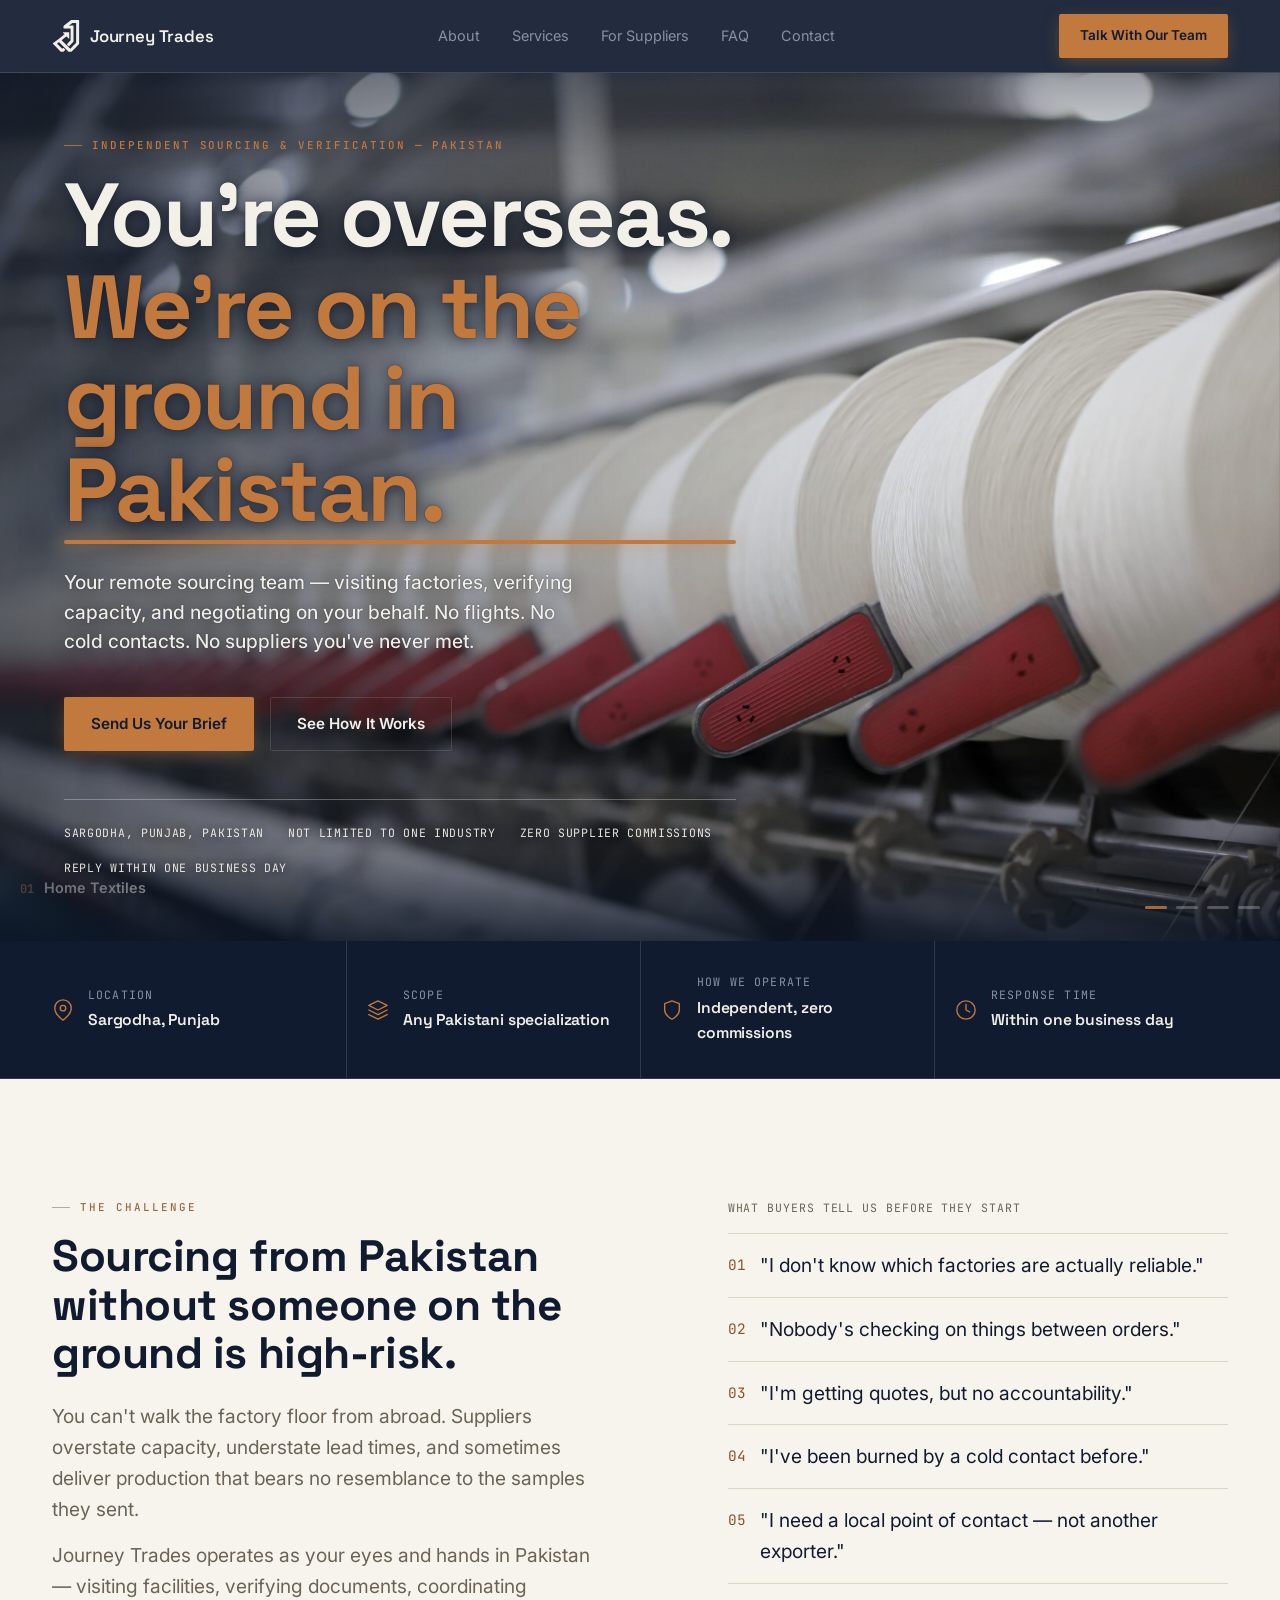
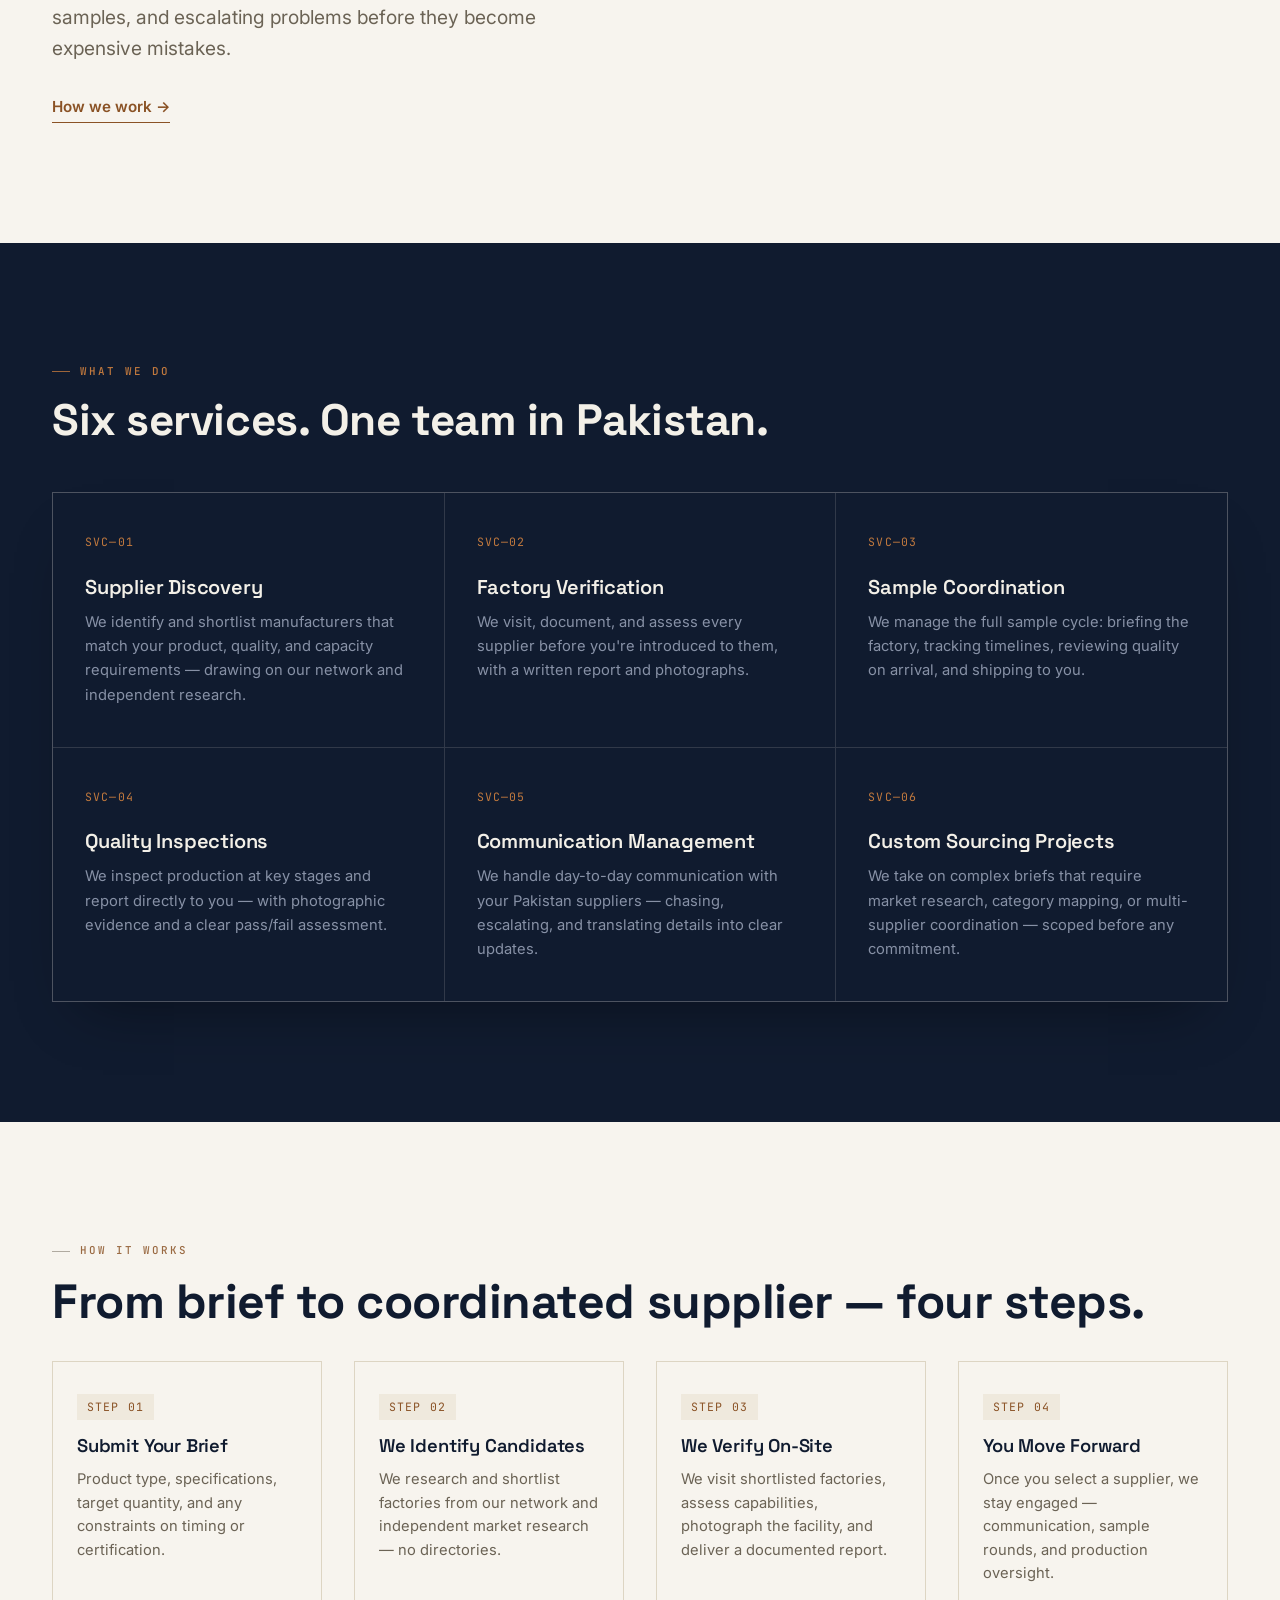
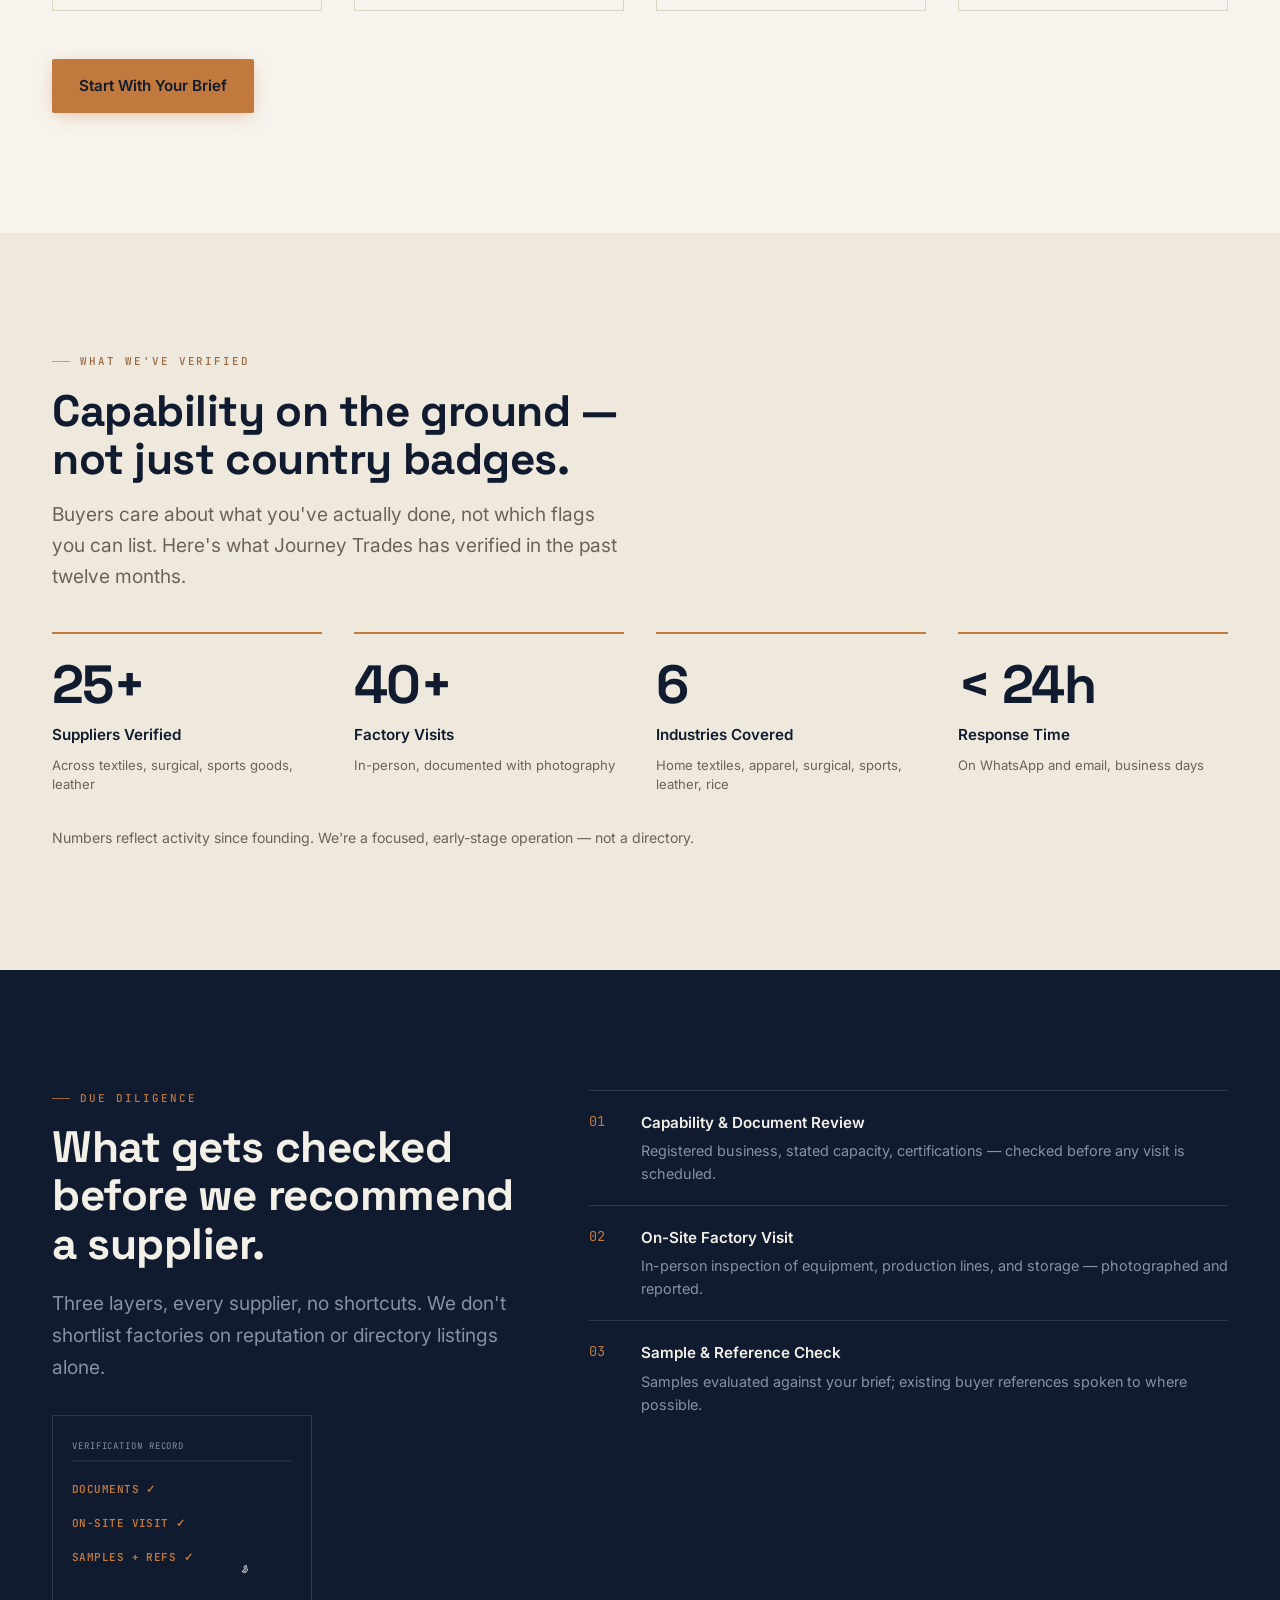
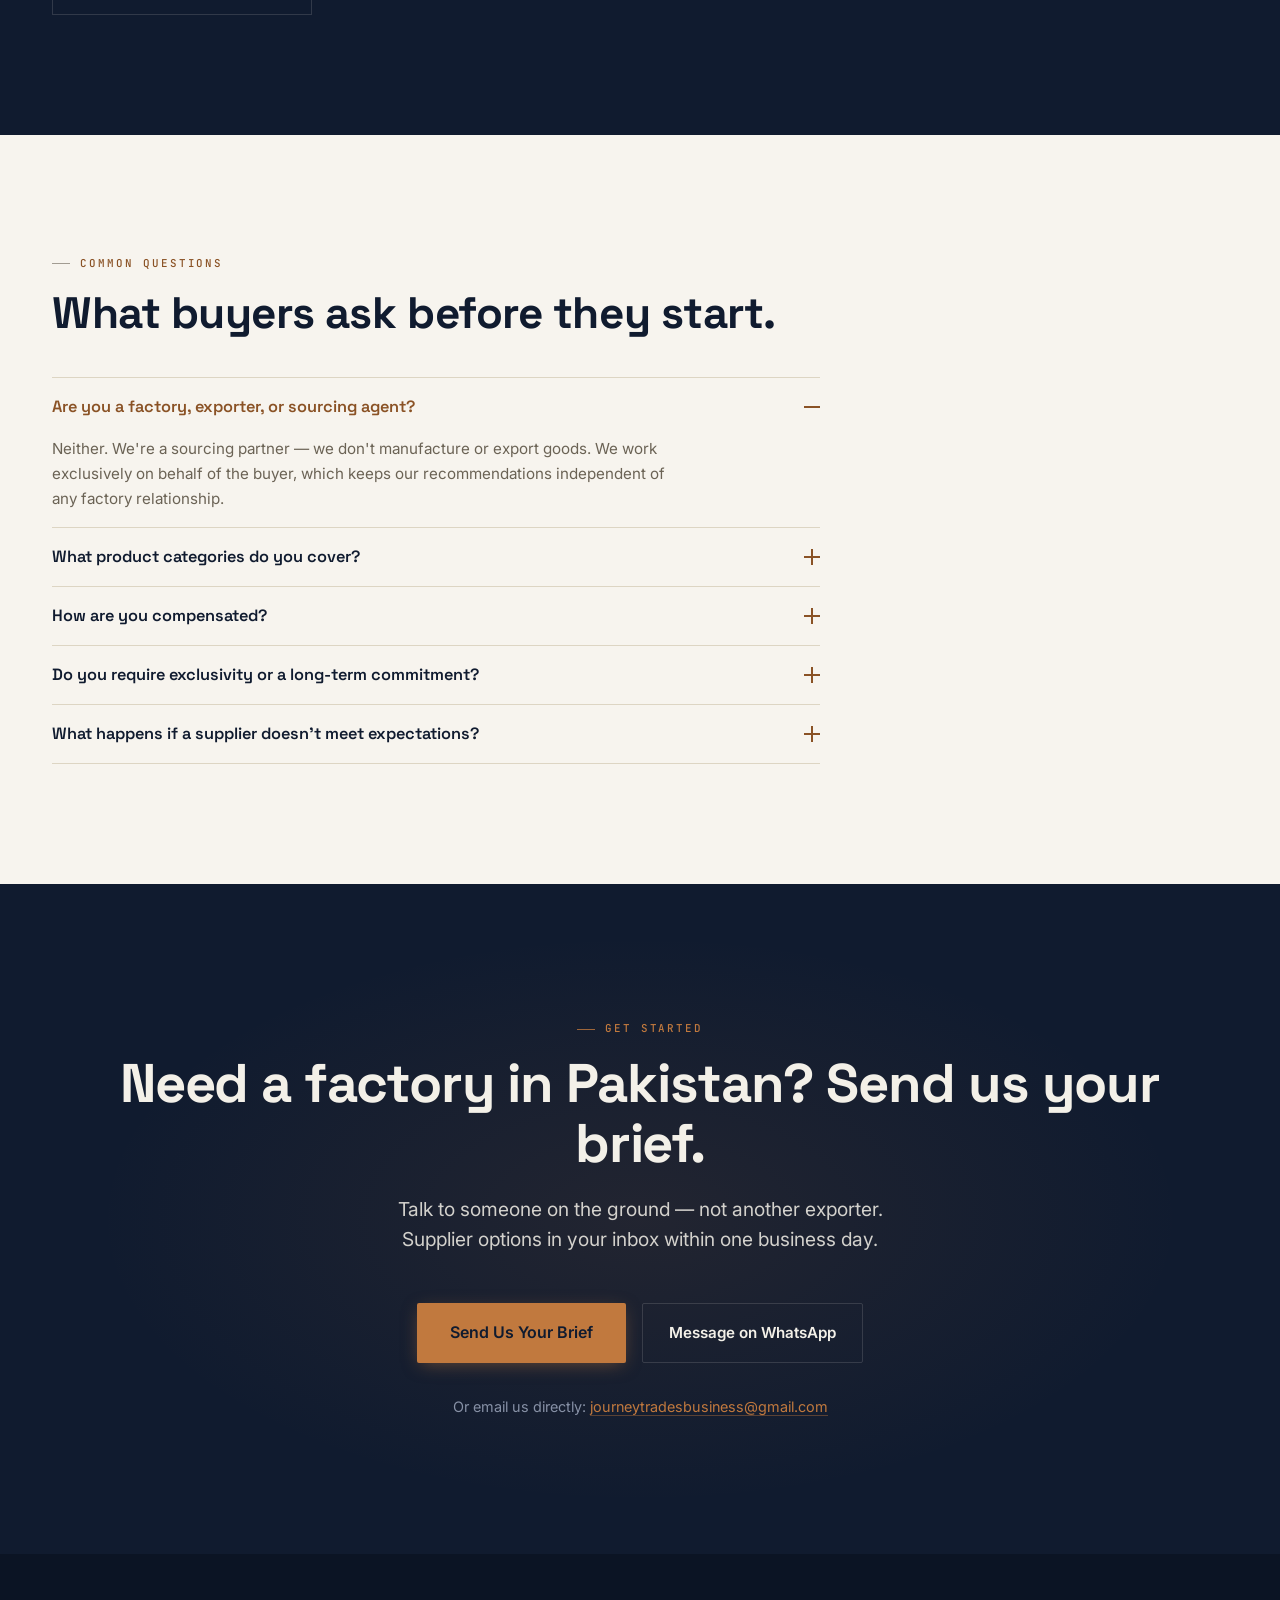
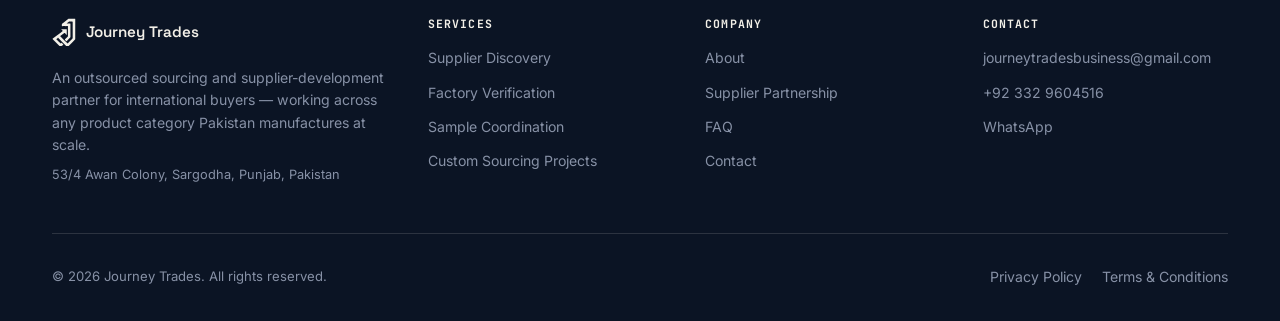
<file: index.html>
<!DOCTYPE html>
<html lang="en">
<head>
<meta charset="UTF-8">
<meta name="viewport" content="width=device-width, initial-scale=1.0">
<title>Journey Trades — Sourcing &amp; Verification Partner in Pakistan</title>
<meta name="description" content="Your remote sourcing team on the ground in Pakistan. We shortlist, verify, and negotiate with manufacturers on your behalf — for any product Pakistan makes at scale.">
<link rel="preconnect" href="https://fonts.googleapis.com">
<link rel="preconnect" href="https://fonts.gstatic.com" crossorigin>
<link href="https://fonts.googleapis.com/css2?family=Space+Grotesk:wght@500;600;700&family=Inter:wght@400;500;600;700&family=JetBrains+Mono:wght@500;600&display=swap" rel="stylesheet">
<link rel="stylesheet" href="css/style.css">
</head>
<body>

<a href="#main" class="skip-link">Skip to main content</a>

<header>
  <nav class="nav" id="site-nav" aria-label="Main navigation">
    <div class="container nav__inner">
      <a href="/" class="nav__brand" aria-label="Journey Trades — Home">
        <span class="nav__mark" aria-hidden="true">
          <svg viewBox="381.33 122.94 254.98 306.00" xmlns="http://www.w3.org/2000/svg"><path fill="currentColor" d="M492.219360,255.719696 C487.970673,251.401764 483.965637,247.331940 479.997284,243.299408 C481.773834,241.290131 483.369568,241.736816 484.786346,241.733704 C500.950500,241.697998 517.115051,241.760742 533.278870,241.675629 C536.532776,241.658493 538.229919,242.593063 538.214355,246.176392 C538.138489,263.673279 538.195129,281.170685 538.187622,298.667908 C538.187256,299.475739 538.202148,300.349670 537.248962,300.984955 C535.290833,301.412384 534.532166,299.639404 533.427429,298.526733 C528.144592,293.205994 522.882629,287.864319 517.635010,282.508728 C516.017578,280.857971 514.525269,279.582428 512.106262,281.442688 C497.848846,292.407104 483.533447,303.296173 469.249542,314.226257 C469.011902,314.408142 468.924530,314.786438 468.872314,314.881500 C494.978088,340.527435 521.039734,366.130005 547.777771,392.397064 C550.860657,389.139160 555.244202,384.400482 559.742493,379.773346 C572.284668,366.872040 584.827454,353.970581 597.484985,341.183014 C600.006348,338.635864 601.158508,335.977844 601.152100,332.351929 C601.053955,276.360565 601.016846,220.368958 601.138489,164.377777 C601.148865,159.608215 599.744385,157.890137 594.889404,158.078583 C586.236511,158.414490 577.562073,158.185883 568.896851,158.221893 C567.082275,158.229431 565.195679,157.996155 563.598877,159.205017 C554.478271,166.109589 545.360718,173.018188 536.156189,179.990524 C537.889099,181.886978 539.625610,181.592804 541.217590,181.585632 C551.380310,181.539932 561.548218,181.598801 571.702759,181.267838 C575.767700,181.135345 577.372253,182.289490 577.363159,186.539581 C577.265991,232.199249 577.288330,277.859222 577.348022,323.519012 C577.351562,326.256561 576.355835,328.283813 574.530151,330.162781 C562.570923,342.470795 550.576233,354.745850 538.759583,367.189697 C536.109314,369.980621 534.418335,369.785675 531.954956,367.059418 C528.161133,362.860901 524.103699,358.885468 519.976135,355.009216 C517.406128,352.595734 517.024597,350.875061 519.827148,348.115173 C529.203430,338.881683 538.237244,329.301453 547.532532,319.984039 C549.837402,317.673645 550.729797,315.225372 550.720886,311.995819 C550.630432,279.167633 550.588562,246.338837 550.731201,213.511063 C550.749634,209.265808 549.271851,208.119171 545.238403,208.156525 C527.575867,208.320053 509.909210,208.088135 492.248108,208.314621 C487.396088,208.376831 485.508484,207.134674 485.556122,201.903229 C485.714783,184.478241 485.535400,184.493973 499.542938,173.908081 C517.348938,160.451614 535.152893,146.992111 552.895752,133.452637 C555.155579,131.728149 557.503235,130.980072 560.276611,130.983826 C581.106812,131.011978 601.937317,131.055344 622.766968,130.943924 C626.807556,130.922302 628.318054,132.323074 628.312683,136.488327 C628.223572,205.811172 628.248474,275.134186 628.276550,344.457153 C628.277588,346.911621 627.695251,348.962250 625.915466,350.777222 C604.217590,372.904419 582.559082,395.070221 560.886902,417.222687 C560.538513,417.578796 560.169983,417.923492 559.772217,418.221985 C554.971069,421.824646 533.644470,420.338440 529.401917,416.060669 C503.236969,389.678223 477.083954,363.283936 450.935394,336.885254 C445.846863,331.748047 445.846344,331.707733 440.229309,335.979370 C436.121277,339.103455 432.063232,342.293457 428.000671,345.476746 C427.767517,345.659454 427.695007,346.047119 427.432037,346.569000 C443.109436,361.708893 458.841797,376.901855 474.966919,392.474121 C476.721710,391.483978 478.832550,388.628113 481.294250,386.196716 C483.282410,384.233093 484.864899,384.271484 486.775757,386.243256 C491.181244,390.789246 495.623444,395.303986 500.180634,399.696655 C502.305176,401.744446 502.652954,403.499542 500.231781,405.450317 C499.845337,405.761688 499.527985,406.159149 499.180969,406.518982 C485.274841,420.939636 485.276093,420.915375 465.383636,419.879028 C462.577545,419.732819 460.314514,418.886597 458.288696,416.833862 C435.349701,393.589966 412.379608,370.376526 389.334137,347.238281 C386.774902,344.668762 386.963837,343.059631 389.784821,340.916809 C418.702850,318.951202 447.563599,296.910217 476.432800,274.880371 C482.764526,270.048645 489.066345,265.177734 495.222076,260.447754 C495.000000,258.157471 493.479034,257.229156 492.219360,255.719696 z"/></svg>
        </span>
        <span class="nav__wordmark">Journey Trades</span>
      </a>
      <ul class="nav__links" role="list">
        <li><a href="/about" class="nav__link">About</a></li>
        <li><a href="/services" class="nav__link">Services</a></li>
        <li><a href="/suppliers" class="nav__link">For Suppliers</a></li>
        <li><a href="/faq" class="nav__link">FAQ</a></li>
        <li><a href="/contact" class="nav__link">Contact</a></li>
      </ul>
      <div class="nav__actions">
        <a href="/contact" class="btn btn--copper nav__cta">Talk With Our Team</a>
        <button class="nav__toggle" id="menu-toggle" aria-expanded="false" aria-controls="mobile-menu" aria-label="Open navigation menu">
          <span class="nav__toggle-bar"></span><span class="nav__toggle-bar"></span><span class="nav__toggle-bar"></span>
        </button>
      </div>
    </div>
    <div class="nav__mobile" id="mobile-menu" aria-hidden="true">
      <ul class="nav__mobile-links" role="list">
        <li><a href="/about" class="nav__mobile-link">About</a></li>
        <li><a href="/services" class="nav__mobile-link">Services</a></li>
        <li><a href="/suppliers" class="nav__mobile-link">For Suppliers</a></li>
        <li><a href="/faq" class="nav__mobile-link">FAQ</a></li>
        <li><a href="/contact" class="nav__mobile-link">Contact</a></li>
      </ul>
      <a href="/contact" class="btn btn--copper nav__mobile-cta">Talk With Our Team</a>
    </div>
  </nav>
</header>

<main id="main">

  <!-- HERO -->
  <section class="hero">
    <div class="hero__bg" aria-roledescription="carousel" aria-label="Journey Trades background photography">
      <div class="carousel__track">

        <figure class="carousel__slide is-active" data-slide="0">
          <img class="carousel__photo" src="assets/images/hero-01.jpg" alt="Home textiles manufacturing in Pakistan">
          <figcaption class="carousel__caption"><span class="carousel__caption-num">01</span>Home Textiles</figcaption>
        </figure>

        <figure class="carousel__slide" data-slide="1">
          <img class="carousel__photo" src="assets/images/hero-02.jpg" alt="Surgical instruments manufacturing in Pakistan">
          <figcaption class="carousel__caption"><span class="carousel__caption-num">02</span>Surgical Instruments</figcaption>
        </figure>

        <figure class="carousel__slide" data-slide="2">
          <img class="carousel__photo" src="assets/images/hero-03.jpg" alt="Sports goods manufacturing in Pakistan">
          <figcaption class="carousel__caption"><span class="carousel__caption-num">03</span>Sports Goods</figcaption>
        </figure>

        <figure class="carousel__slide" data-slide="3">
          <img class="carousel__photo" src="assets/images/hero-04.jpg" alt="Leather goods manufacturing in Pakistan">
          <figcaption class="carousel__caption"><span class="carousel__caption-num">04</span>Leather Goods</figcaption>
        </figure>

      </div>
      <div class="carousel__dots" role="tablist" aria-label="Choose photo">
        <button class="carousel__dot is-active" data-slide-to="0" role="tab" aria-selected="true" aria-label="Slide 1"></button>
        <button class="carousel__dot" data-slide-to="1" role="tab" aria-selected="false" aria-label="Slide 2"></button>
        <button class="carousel__dot" data-slide-to="2" role="tab" aria-selected="false" aria-label="Slide 3"></button>
        <button class="carousel__dot" data-slide-to="3" role="tab" aria-selected="false" aria-label="Slide 4"></button>
      </div>
    </div>
    <div class="hero__overlay" aria-hidden="true"></div>

    <div class="container hero__inner">
    <div class="hero__content">
      <div class="eyebrow">Independent Sourcing &amp; Verification — Pakistan</div>
      <h1 class="hero__title">You're overseas. <em>We're on the ground in Pakistan.</em></h1>
      <p class="hero__sub">Your remote sourcing team — visiting factories, verifying capacity, and negotiating on your behalf. No flights. No cold contacts. No suppliers you've never met.</p>
      <div class="hero__actions">
        <a href="/contact" class="btn btn--copper">Send Us Your Brief</a>
        <a href="/services" class="btn btn--outline-light">See How It Works</a>
      </div>
      <div class="hero__trust">
        <span class="hero__trust-item">Sargodha, Punjab, Pakistan</span>
        <span class="hero__trust-item">Not limited to one industry</span>
        <span class="hero__trust-item">Zero supplier commissions</span>
        <span class="hero__trust-item">Reply within one business day</span>
      </div>
    </div>
    </div>
  </section>

  <!-- PROOF STRIP -->
  <div class="strip">
    <div class="container strip__grid">
      <div class="strip__item">
        <svg class="strip__icon" viewBox="0 0 24 24" fill="none" stroke="currentColor" stroke-width="1.5" stroke-linecap="round" stroke-linejoin="round" aria-hidden="true"><path d="M21 10c0 7-9 13-9 13s-9-6-9-13a9 9 0 0 1 18 0z"/><circle cx="12" cy="10" r="3"/></svg>
        <div class="strip__text"><span class="strip__label">Location</span><span class="strip__value">Sargodha, Punjab</span></div>
      </div>
      <div class="strip__item">
        <svg class="strip__icon" viewBox="0 0 24 24" fill="none" stroke="currentColor" stroke-width="1.5" stroke-linecap="round" stroke-linejoin="round" aria-hidden="true"><polygon points="12 2 2 7 12 12 22 7 12 2"/><polyline points="2 17 12 22 22 17"/><polyline points="2 12 12 17 22 12"/></svg>
        <div class="strip__text"><span class="strip__label">Scope</span><span class="strip__value">Any Pakistani specialization</span></div>
      </div>
      <div class="strip__item">
        <svg class="strip__icon" viewBox="0 0 24 24" fill="none" stroke="currentColor" stroke-width="1.5" stroke-linecap="round" stroke-linejoin="round" aria-hidden="true"><path d="M12 22s8-4 8-10V5l-8-3-8 3v7c0 6 8 10 8 10z"/></svg>
        <div class="strip__text"><span class="strip__label">How We Operate</span><span class="strip__value">Independent, zero commissions</span></div>
      </div>
      <div class="strip__item">
        <svg class="strip__icon" viewBox="0 0 24 24" fill="none" stroke="currentColor" stroke-width="1.5" stroke-linecap="round" stroke-linejoin="round" aria-hidden="true"><circle cx="12" cy="12" r="10"/><polyline points="12 6 12 12 16 14"/></svg>
        <div class="strip__text"><span class="strip__label">Response Time</span><span class="strip__value">Within one business day</span></div>
      </div>
    </div>
  </div>

  <!-- CHALLENGE -->
  <section class="section">
    <div class="container challenge__layout">
      <div class="fade-up">
        <div class="eyebrow eyebrow--dark">The challenge</div>
        <h2 class="challenge__title">Sourcing from Pakistan without someone on the ground is high-risk.</h2>
        <p class="challenge__body">You can't walk the factory floor from abroad. Suppliers overstate capacity, understate lead times, and sometimes deliver production that bears no resemblance to the samples they sent.</p>
        <p class="challenge__body">Journey Trades operates as your eyes and hands in Pakistan — visiting facilities, verifying documents, coordinating samples, and escalating problems before they become expensive mistakes.</p>
        <a href="/about" class="challenge__link">How we work →</a>
      </div>
      <div>
        <p class="challenge__pains-intro fade-up">What buyers tell us before they start</p>
        <div class="pain fade-up" style="transition-delay:60ms"><span class="pain__mark">01</span><span>"I don't know which factories are actually reliable."</span></div>
        <div class="pain fade-up" style="transition-delay:120ms"><span class="pain__mark">02</span><span>"Nobody's checking on things between orders."</span></div>
        <div class="pain fade-up" style="transition-delay:180ms"><span class="pain__mark">03</span><span>"I'm getting quotes, but no accountability."</span></div>
        <div class="pain fade-up" style="transition-delay:240ms"><span class="pain__mark">04</span><span>"I've been burned by a cold contact before."</span></div>
        <div class="pain fade-up" style="transition-delay:300ms"><span class="pain__mark">05</span><span>"I need a local point of contact — not another exporter."</span></div>
      </div>
    </div>
  </section>

  <!-- SERVICES -->
  <section class="section section--ink">
    <div class="container">
      <div class="section-head">
        <div class="fade-up">
          <div class="eyebrow">What we do</div>
          <h2 class="section-head__title">Six services. One team in Pakistan.</h2>
        </div>
      </div>
      <div class="services__grid">
        <article class="svc fade-up"><span class="svc__code">SVC—01</span><h3 class="svc__name">Supplier Discovery</h3><p class="svc__desc">We identify and shortlist manufacturers that match your product, quality, and capacity requirements — drawing on our network and independent research.</p></article>
        <article class="svc fade-up" style="transition-delay:60ms"><span class="svc__code">SVC—02</span><h3 class="svc__name">Factory Verification</h3><p class="svc__desc">We visit, document, and assess every supplier before you're introduced to them, with a written report and photographs.</p></article>
        <article class="svc fade-up" style="transition-delay:120ms"><span class="svc__code">SVC—03</span><h3 class="svc__name">Sample Coordination</h3><p class="svc__desc">We manage the full sample cycle: briefing the factory, tracking timelines, reviewing quality on arrival, and shipping to you.</p></article>
        <article class="svc fade-up" style="transition-delay:180ms"><span class="svc__code">SVC—04</span><h3 class="svc__name">Quality Inspections</h3><p class="svc__desc">We inspect production at key stages and report directly to you — with photographic evidence and a clear pass/fail assessment.</p></article>
        <article class="svc fade-up" style="transition-delay:240ms"><span class="svc__code">SVC—05</span><h3 class="svc__name">Communication Management</h3><p class="svc__desc">We handle day-to-day communication with your Pakistan suppliers — chasing, escalating, and translating details into clear updates.</p></article>
        <article class="svc fade-up" style="transition-delay:300ms"><span class="svc__code">SVC—06</span><h3 class="svc__name">Custom Sourcing Projects</h3><p class="svc__desc">We take on complex briefs that require market research, category mapping, or multi-supplier coordination — scoped before any commitment.</p></article>
      </div>
    </div>
  </section>

  <!-- PROCESS -->
  <section class="section">
    <div class="container">
      <div class="fade-up">
        <div class="eyebrow eyebrow--dark">How it works</div>
        <h2 class="section-head__title" style="margin-bottom:0;">From brief to coordinated supplier — four steps.</h2>
      </div>
      <div class="process__steps">
        <div class="step fade-up"><svg class="step__rail entry-rule" viewBox="0 0 100 32" preserveAspectRatio="none"><path d="M0,16 L80,16 L92,4" fill="none" stroke="var(--line)" stroke-width="1"/></svg><span class="step__num">STEP 01</span><h3 class="step__name">Submit Your Brief</h3><p class="step__desc">Product type, specifications, target quantity, and any constraints on timing or certification.</p></div>
        <div class="step fade-up" style="transition-delay:80ms"><svg class="step__rail entry-rule" viewBox="0 0 100 32" preserveAspectRatio="none"><path d="M0,16 L80,16 L92,4" fill="none" stroke="var(--line)" stroke-width="1"/></svg><span class="step__num">STEP 02</span><h3 class="step__name">We Identify Candidates</h3><p class="step__desc">We research and shortlist factories from our network and independent market research — no directories.</p></div>
        <div class="step fade-up" style="transition-delay:160ms"><svg class="step__rail entry-rule" viewBox="0 0 100 32" preserveAspectRatio="none"><path d="M0,16 L80,16 L92,4" fill="none" stroke="var(--line)" stroke-width="1"/></svg><span class="step__num">STEP 03</span><h3 class="step__name">We Verify On-Site</h3><p class="step__desc">We visit shortlisted factories, assess capabilities, photograph the facility, and deliver a documented report.</p></div>
        <div class="step fade-up" style="transition-delay:240ms"><span class="step__num">STEP 04</span><h3 class="step__name">You Move Forward</h3><p class="step__desc">Once you select a supplier, we stay engaged — communication, sample rounds, and production oversight.</p></div>
      </div>
      <div style="margin-top:var(--space-48);"><a href="/contact" class="btn btn--copper">Start With Your Brief</a></div>
    </div>
  </section>

  <!-- CAPABILITY METRICS (replaces country tags) -->
  <section class="section markets">
    <div class="container">
      <div class="markets__head fade-up">
        <div class="eyebrow eyebrow--dark">What we've verified</div>
        <h2 class="markets__title">Capability on the ground — not just country badges.</h2>
        <p class="markets__sub">Buyers care about what you've actually done, not which flags you can list. Here's what Journey Trades has verified in the past twelve months.</p>
      </div>
      <div class="cap-grid">
        <div class="cap fade-up">
          <div class="cap__value">25+</div>
          <div class="cap__label">Suppliers Verified</div>
          <div class="cap__note">Across textiles, surgical, sports goods, leather</div>
        </div>
        <div class="cap fade-up" style="transition-delay:60ms">
          <div class="cap__value">40+</div>
          <div class="cap__label">Factory Visits</div>
          <div class="cap__note">In-person, documented with photography</div>
        </div>
        <div class="cap fade-up" style="transition-delay:120ms">
          <div class="cap__value">6</div>
          <div class="cap__label">Industries Covered</div>
          <div class="cap__note">Home textiles, apparel, surgical, sports, leather, rice</div>
        </div>
        <div class="cap fade-up" style="transition-delay:180ms">
          <div class="cap__value">&lt; 24h</div>
          <div class="cap__label">Response Time</div>
          <div class="cap__note">On WhatsApp and email, business days</div>
        </div>
      </div>
      <p class="markets__note">Numbers reflect activity since founding. We're a focused, early-stage operation — not a directory.</p>
    </div>
  </section>

  <!-- VERIFICATION -->
  <section class="section section--ink">
    <div class="container verify__layout">
      <div class="fade-up">
        <div class="eyebrow">Due diligence</div>
        <h2 class="verify__title">What gets checked before we recommend a supplier.</h2>
        <p class="verify__body">Three layers, every supplier, no shortcuts. We don't shortlist factories on reputation or directory listings alone.</p>
        <svg viewBox="0 0 260 200" style="max-width:260px;">
          <rect x="0.5" y="0.5" width="259" height="199" fill="none" stroke="var(--line-dark)"/>
          <text x="20" y="34" class="rd-hub-sub" style="font-size:9px;">VERIFICATION RECORD</text>
          <line x1="20" y1="46" x2="240" y2="46" stroke="var(--line-dark)"/>
          <text x="20" y="78" class="rd-code" style="font-size:11px;">DOCUMENTS ✓</text>
          <text x="20" y="112" class="rd-code" style="font-size:11px;">ON-SITE VISIT ✓</text>
          <text x="20" y="146" class="rd-code" style="font-size:11px;">SAMPLES + REFS ✓</text>
          <g transform="translate(178,150) rotate(-12) scale(0.026)" opacity="0.9">
            <path class="rd-hub-icon" d="M492.219360,255.719696 C487.970673,251.401764 483.965637,247.331940 479.997284,243.299408 C481.773834,241.290131 483.369568,241.736816 484.786346,241.733704 C500.950500,241.697998 517.115051,241.760742 533.278870,241.675629 C536.532776,241.658493 538.229919,242.593063 538.214355,246.176392 C538.138489,263.673279 538.195129,281.170685 538.187622,298.667908 C538.187256,299.475739 538.202148,300.349670 537.248962,300.984955 C535.290833,301.412384 534.532166,299.639404 533.427429,298.526733 C528.144592,293.205994 522.882629,287.864319 517.635010,282.508728 C516.017578,280.857971 514.525269,279.582428 512.106262,281.442688 C497.848846,292.407104 483.533447,303.296173 469.249542,314.226257 C469.011902,314.408142 468.924530,314.786438 468.872314,314.881500 C494.978088,340.527435 521.039734,366.130005 547.777771,392.397064 C550.860657,389.139160 555.244202,384.400482 559.742493,379.773346 C572.284668,366.872040 584.827454,353.970581 597.484985,341.183014 C600.006348,338.635864 601.158508,335.977844 601.152100,332.351929 C601.053955,276.360565 601.016846,220.368958 601.138489,164.377777 C601.148865,159.608215 599.744385,157.890137 594.889404,158.078583 C586.236511,158.414490 577.562073,158.185883 568.896851,158.221893 C567.082275,158.229431 565.195679,157.996155 563.598877,159.205017 C554.478271,166.109589 545.360718,173.018188 536.156189,179.990524 C537.889099,181.886978 539.625610,181.592804 541.217590,181.585632 C551.380310,181.539932 561.548218,181.598801 571.702759,181.267838 C575.767700,181.135345 577.372253,182.289490 577.363159,186.539581 C577.265991,232.199249 577.288330,277.859222 577.348022,323.519012 C577.351562,326.256561 576.355835,328.283813 574.530151,330.162781 C562.570923,342.470795 550.576233,354.745850 538.759583,367.189697 C536.109314,369.980621 534.418335,369.785675 531.954956,367.059418 C528.161133,362.860901 524.103699,358.885468 519.976135,355.009216 C517.406128,352.595734 517.024597,350.875061 519.827148,348.115173 C529.203430,338.881683 538.237244,329.301453 547.532532,319.984039 C549.837402,317.673645 550.729797,315.225372 550.720886,311.995819 C550.630432,279.167633 550.588562,246.338837 550.731201,213.511063 C550.749634,209.265808 549.271851,208.119171 545.238403,208.156525 C527.575867,208.320053 509.909210,208.088135 492.248108,208.314621 C487.396088,208.376831 485.508484,207.134674 485.556122,201.903229 C485.714783,184.478241 485.535400,184.493973 499.542938,173.908081 C517.348938,160.451614 535.152893,146.992111 552.895752,133.452637 C555.155579,131.728149 557.503235,130.980072 560.276611,130.983826 C581.106812,131.011978 601.937317,131.055344 622.766968,130.943924 C626.807556,130.922302 628.318054,132.323074 628.312683,136.488327 C628.223572,205.811172 628.248474,275.134186 628.276550,344.457153 C628.277588,346.911621 627.695251,348.962250 625.915466,350.777222 C604.217590,372.904419 582.559082,395.070221 560.886902,417.222687 C560.538513,417.578796 560.169983,417.923492 559.772217,418.221985 C554.971069,421.824646 533.644470,420.338440 529.401917,416.060669 C503.236969,389.678223 477.083954,363.283936 450.935394,336.885254 C445.846863,331.748047 445.846344,331.707733 440.229309,335.979370 C436.121277,339.103455 432.063232,342.293457 428.000671,345.476746 C427.767517,345.659454 427.695007,346.047119 427.432037,346.569000 C443.109436,361.708893 458.841797,376.901855 474.966919,392.474121 C476.721710,391.483978 478.832550,388.628113 481.294250,386.196716 C483.282410,384.233093 484.864899,384.271484 486.775757,386.243256 C491.181244,390.789246 495.623444,395.303986 500.180634,399.696655 C502.305176,401.744446 502.652954,403.499542 500.231781,405.450317 C499.845337,405.761688 499.527985,406.159149 499.180969,406.518982 C485.274841,420.939636 485.276093,420.915375 465.383636,419.879028 C462.577545,419.732819 460.314514,418.886597 458.288696,416.833862 C435.349701,393.589966 412.379608,370.376526 389.334137,347.238281 C386.774902,344.668762 386.963837,343.059631 389.784821,340.916809 C418.702850,318.951202 447.563599,296.910217 476.432800,274.880371 C482.764526,270.048645 489.066345,265.177734 495.222076,260.447754 C495.000000,258.157471 493.479034,257.229156 492.219360,255.719696 z" fill="var(--signal)"/>
          </g>
        </svg>
      </div>
      <div>
        <div class="vstep fade-up"><span class="vstep__num">01</span><div><div class="vstep__name">Capability &amp; Document Review</div><p class="vstep__desc">Registered business, stated capacity, certifications — checked before any visit is scheduled.</p></div></div>
        <div class="vstep fade-up" style="transition-delay:70ms"><span class="vstep__num">02</span><div><div class="vstep__name">On-Site Factory Visit</div><p class="vstep__desc">In-person inspection of equipment, production lines, and storage — photographed and reported.</p></div></div>
        <div class="vstep fade-up" style="transition-delay:140ms"><span class="vstep__num">03</span><div><div class="vstep__name">Sample &amp; Reference Check</div><p class="vstep__desc">Samples evaluated against your brief; existing buyer references spoken to where possible.</p></div></div>
      </div>
    </div>
  </section>

  <!-- FAQ -->
  <section class="section">
    <div class="container">
      <div class="eyebrow eyebrow--dark fade-up">Common questions</div>
      <h2 class="section-head__title fade-up" style="margin-bottom:var(--space-40);">What buyers ask before they start.</h2>
      <div class="faq__list">
        <div class="faq-item fade-up">
          <button class="faq-item__q" aria-expanded="false"><span>Are you a factory, exporter, or sourcing agent?</span><span class="faq-item__icon"></span></button>
          <div class="faq-item__a"><div class="faq-item__a-inner">Neither. We're a sourcing partner — we don't manufacture or export goods. We work exclusively on behalf of the buyer, which keeps our recommendations independent of any factory relationship.</div></div>
        </div>
        <div class="faq-item fade-up" style="transition-delay:60ms">
          <button class="faq-item__q" aria-expanded="false"><span>What product categories do you cover?</span><span class="faq-item__icon"></span></button>
          <div class="faq-item__a"><div class="faq-item__a-inner">We're not limited to one category. We work across any product Pakistan manufactures at scale — textiles, surgical instruments, sports goods, and more. If you're unsure whether your product fits, send us a brief and we'll tell you honestly.</div></div>
        </div>
        <div class="faq-item fade-up" style="transition-delay:120ms">
          <button class="faq-item__q" aria-expanded="false"><span>How are you compensated?</span><span class="faq-item__icon"></span></button>
          <div class="faq-item__a"><div class="faq-item__a-inner">We scope each engagement individually based on the cities, factories, and time involved, and agree the fee before work begins. We take zero commissions from suppliers — our only client is you.</div></div>
        </div>
        <div class="faq-item fade-up" style="transition-delay:180ms">
          <button class="faq-item__q" aria-expanded="false"><span>Do you require exclusivity or a long-term commitment?</span><span class="faq-item__icon"></span></button>
          <div class="faq-item__a"><div class="faq-item__a-inner">No. There's no retainer to start, and no obligation to continue beyond the agreed scope of work.</div></div>
        </div>
        <div class="faq-item fade-up" style="transition-delay:240ms">
          <button class="faq-item__q" aria-expanded="false"><span>What happens if a supplier doesn't meet expectations?</span><span class="faq-item__icon"></span></button>
          <div class="faq-item__a"><div class="faq-item__a-inner">We escalate directly and advocate on your behalf. If the issue can't be resolved, we document everything clearly and help you identify an alternative supplier if needed.</div></div>
        </div>
      </div>
    </div>
  </section>

  <!-- CTA -->
  <section class="section cta">
    <div class="container fade-up">
      <div class="eyebrow" style="justify-content:center;">Get started</div>
      <h2 class="cta__title">Need a factory in Pakistan? Send us your brief.</h2>
      <p class="cta__sub">Talk to someone on the ground — not another exporter. Supplier options in your inbox within one business day.</p>
      <div class="cta__actions">
        <a href="/contact" class="btn btn--copper">Send Us Your Brief</a>
        <a href="https://wa.me/923329604516" class="btn btn--outline-light" target="_blank" rel="noopener">Message on WhatsApp</a>
      </div>
      <p class="cta__contact">Or email us directly: <a href="mailto:journeytradesbusiness@gmail.com">journeytradesbusiness@gmail.com</a></p>
    </div>
  </section>

</main>

<footer class="footer">
  <div class="container">
    <div class="footer__inner">
      <div>
        <a href="/" class="footer__mark">
          <span class="footer__mark-icon"><svg viewBox="381.33 122.94 254.98 306.00" xmlns="http://www.w3.org/2000/svg"><path fill="currentColor" d="M492.219360,255.719696 C487.970673,251.401764 483.965637,247.331940 479.997284,243.299408 C481.773834,241.290131 483.369568,241.736816 484.786346,241.733704 C500.950500,241.697998 517.115051,241.760742 533.278870,241.675629 C536.532776,241.658493 538.229919,242.593063 538.214355,246.176392 C538.138489,263.673279 538.195129,281.170685 538.187622,298.667908 C538.187256,299.475739 538.202148,300.349670 537.248962,300.984955 C535.290833,301.412384 534.532166,299.639404 533.427429,298.526733 C528.144592,293.205994 522.882629,287.864319 517.635010,282.508728 C516.017578,280.857971 514.525269,279.582428 512.106262,281.442688 C497.848846,292.407104 483.533447,303.296173 469.249542,314.226257 C469.011902,314.408142 468.924530,314.786438 468.872314,314.881500 C494.978088,340.527435 521.039734,366.130005 547.777771,392.397064 C550.860657,389.139160 555.244202,384.400482 559.742493,379.773346 C572.284668,366.872040 584.827454,353.970581 597.484985,341.183014 C600.006348,338.635864 601.158508,335.977844 601.152100,332.351929 C601.053955,276.360565 601.016846,220.368958 601.138489,164.377777 C601.148865,159.608215 599.744385,157.890137 594.889404,158.078583 C586.236511,158.414490 577.562073,158.185883 568.896851,158.221893 C567.082275,158.229431 565.195679,157.996155 563.598877,159.205017 C554.478271,166.109589 545.360718,173.018188 536.156189,179.990524 C537.889099,181.886978 539.625610,181.592804 541.217590,181.585632 C551.380310,181.539932 561.548218,181.598801 571.702759,181.267838 C575.767700,181.135345 577.372253,182.289490 577.363159,186.539581 C577.265991,232.199249 577.288330,277.859222 577.348022,323.519012 C577.351562,326.256561 576.355835,328.283813 574.530151,330.162781 C562.570923,342.470795 550.576233,354.745850 538.759583,367.189697 C536.109314,369.980621 534.418335,369.785675 531.954956,367.059418 C528.161133,362.860901 524.103699,358.885468 519.976135,355.009216 C517.406128,352.595734 517.024597,350.875061 519.827148,348.115173 C529.203430,338.881683 538.237244,329.301453 547.532532,319.984039 C549.837402,317.673645 550.729797,315.225372 550.720886,311.995819 C550.630432,279.167633 550.588562,246.338837 550.731201,213.511063 C550.749634,209.265808 549.271851,208.119171 545.238403,208.156525 C527.575867,208.320053 509.909210,208.088135 492.248108,208.314621 C487.396088,208.376831 485.508484,207.134674 485.556122,201.903229 C485.714783,184.478241 485.535400,184.493973 499.542938,173.908081 C517.348938,160.451614 535.152893,146.992111 552.895752,133.452637 C555.155579,131.728149 557.503235,130.980072 560.276611,130.983826 C581.106812,131.011978 601.937317,131.055344 622.766968,130.943924 C626.807556,130.922302 628.318054,132.323074 628.312683,136.488327 C628.223572,205.811172 628.248474,275.134186 628.276550,344.457153 C628.277588,346.911621 627.695251,348.962250 625.915466,350.777222 C604.217590,372.904419 582.559082,395.070221 560.886902,417.222687 C560.538513,417.578796 560.169983,417.923492 559.772217,418.221985 C554.971069,421.824646 533.644470,420.338440 529.401917,416.060669 C503.236969,389.678223 477.083954,363.283936 450.935394,336.885254 C445.846863,331.748047 445.846344,331.707733 440.229309,335.979370 C436.121277,339.103455 432.063232,342.293457 428.000671,345.476746 C427.767517,345.659454 427.695007,346.047119 427.432037,346.569000 C443.109436,361.708893 458.841797,376.901855 474.966919,392.474121 C476.721710,391.483978 478.832550,388.628113 481.294250,386.196716 C483.282410,384.233093 484.864899,384.271484 486.775757,386.243256 C491.181244,390.789246 495.623444,395.303986 500.180634,399.696655 C502.305176,401.744446 502.652954,403.499542 500.231781,405.450317 C499.845337,405.761688 499.527985,406.159149 499.180969,406.518982 C485.274841,420.939636 485.276093,420.915375 465.383636,419.879028 C462.577545,419.732819 460.314514,418.886597 458.288696,416.833862 C435.349701,393.589966 412.379608,370.376526 389.334137,347.238281 C386.774902,344.668762 386.963837,343.059631 389.784821,340.916809 C418.702850,318.951202 447.563599,296.910217 476.432800,274.880371 C482.764526,270.048645 489.066345,265.177734 495.222076,260.447754 C495.000000,258.157471 493.479034,257.229156 492.219360,255.719696 z"/></svg></span>
          <span class="footer__wordmark">Journey Trades</span>
        </a>
        <p class="footer__tagline">An outsourced sourcing and supplier-development partner for international buyers — working across any product category Pakistan manufactures at scale.</p>
        <p class="footer__tagline" style="margin-top:8px; font-size:0.8rem;">53/4 Awan Colony, Sargodha, Punjab, Pakistan</p>
      </div>
      <nav class="footer__col" aria-label="Services">
        <h3 class="footer__col-title">Services</h3>
        <ul class="footer__links" role="list">
          <li><a href="/services" class="footer__link">Supplier Discovery</a></li>
          <li><a href="/services" class="footer__link">Factory Verification</a></li>
          <li><a href="/services" class="footer__link">Sample Coordination</a></li>
          <li><a href="/services" class="footer__link">Custom Sourcing Projects</a></li>
        </ul>
      </nav>
      <nav class="footer__col" aria-label="Company">
        <h3 class="footer__col-title">Company</h3>
        <ul class="footer__links" role="list">
          <li><a href="/about" class="footer__link">About</a></li>
          <li><a href="/suppliers" class="footer__link">Supplier Partnership</a></li>
          <li><a href="/faq" class="footer__link">FAQ</a></li>
          <li><a href="/contact" class="footer__link">Contact</a></li>
        </ul>
      </nav>
      <div class="footer__col">
        <h3 class="footer__col-title">Contact</h3>
        <ul class="footer__links" role="list">
          <li><a href="mailto:journeytradesbusiness@gmail.com" class="footer__link">journeytradesbusiness@gmail.com</a></li>
          <li><a href="tel:+923329604516" class="footer__link">+92 332 9604516</a></li>
          <li><a href="https://wa.me/923329604516" class="footer__link" target="_blank" rel="noopener">WhatsApp</a></li>
        </ul>
      </div>
    </div>
    <hr class="footer__divider">
    <div class="footer__bottom">
      <p>&copy; <span id="footer-year">2026</span> Journey Trades. All rights reserved.</p>
      <nav class="footer__legal-links" aria-label="Legal">
        <a href="/privacy" class="footer__link">Privacy Policy</a>
        <a href="/terms" class="footer__link">Terms &amp; Conditions</a>
      </nav>
    </div>
  </div>
</footer>

<script src="js/main.js"></script>

</body>
</html>
</file>
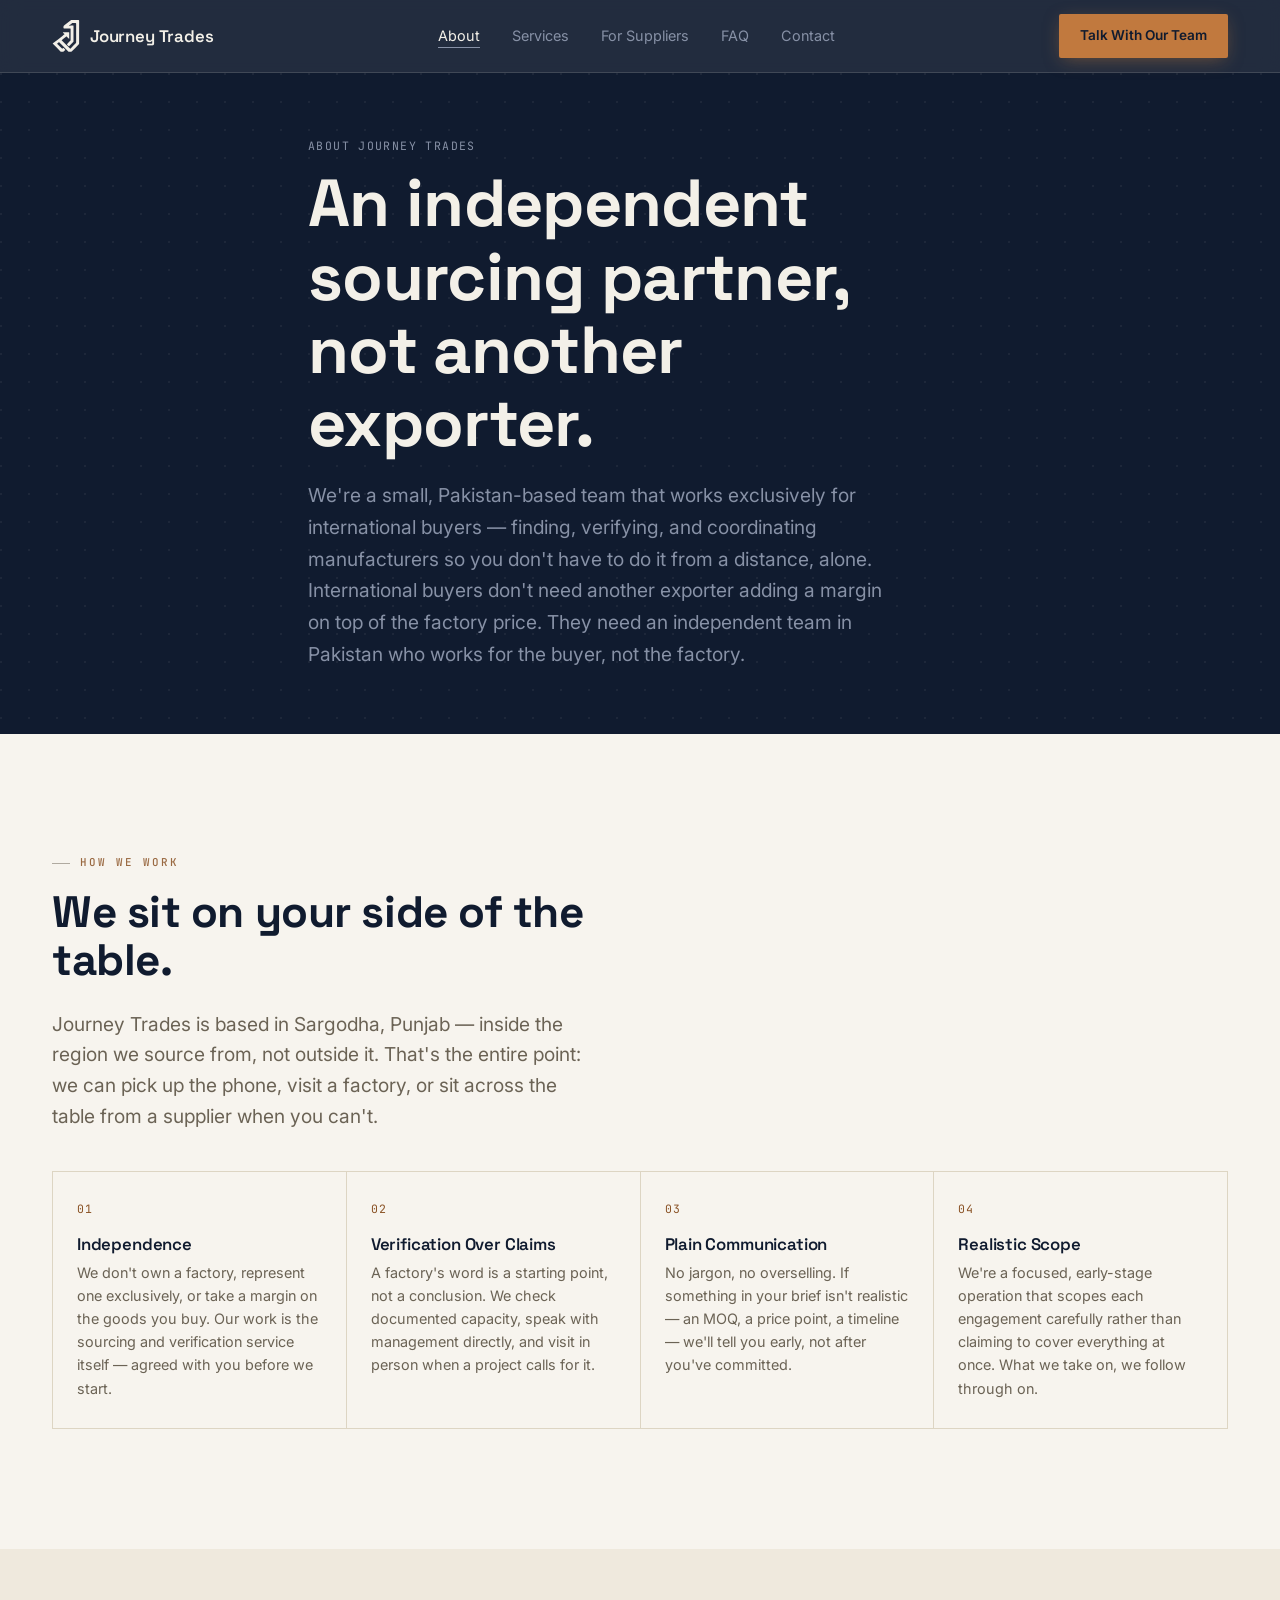
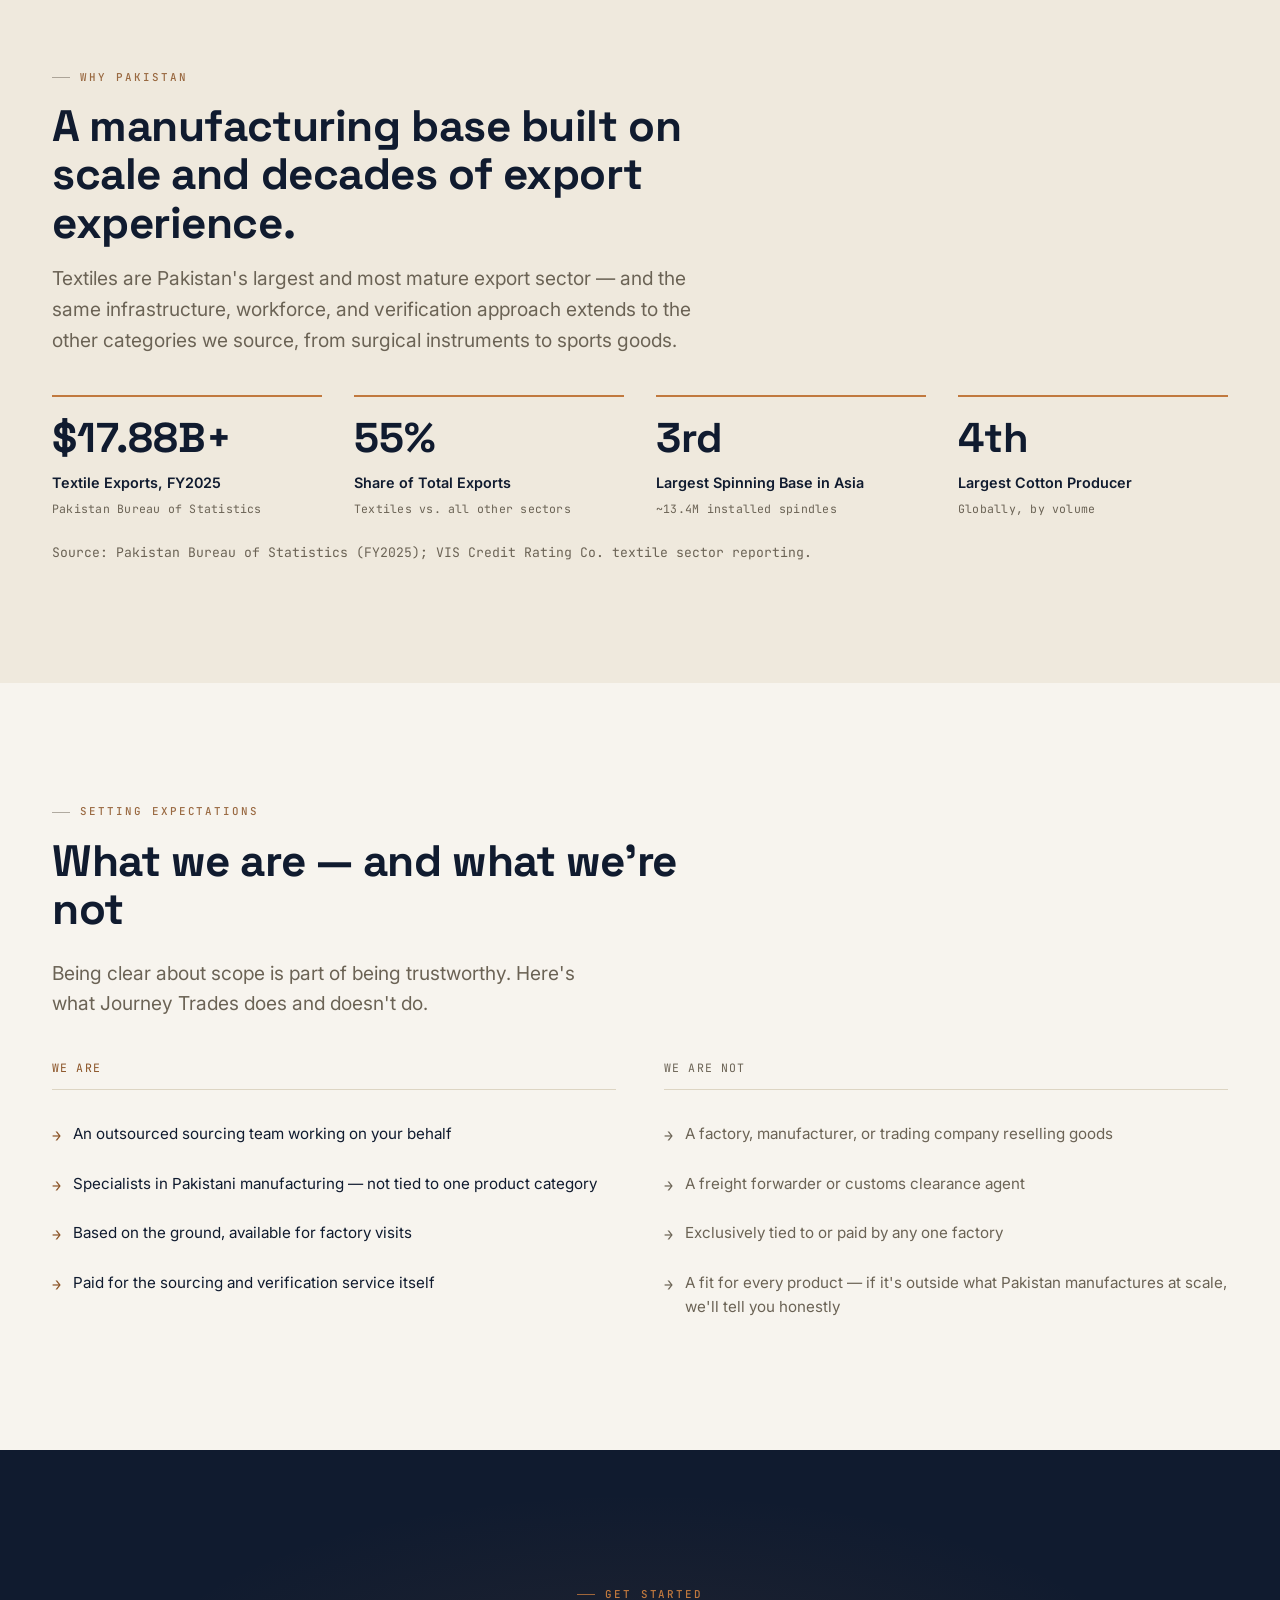
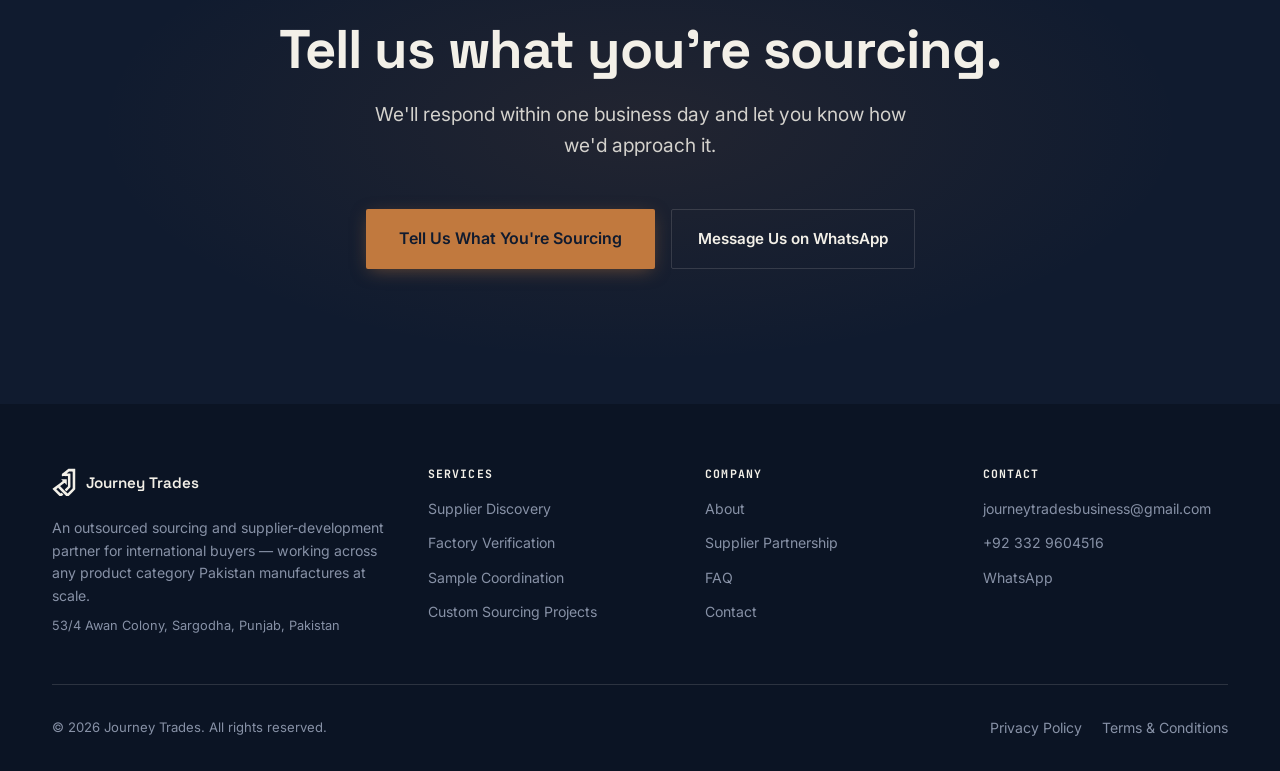
<file: about.html>
<!DOCTYPE html>
<html lang="en">
<head>
<meta charset="UTF-8">
<meta name="viewport" content="width=device-width, initial-scale=1.0">
<title>About Journey Trades — Independent Sourcing Partner in Pakistan</title>
<meta name="description" content="Journey Trades is a Pakistan-based, independent sourcing and verification team working exclusively for international buyers — not another exporter.">
<link rel="preconnect" href="https://fonts.googleapis.com">
<link rel="preconnect" href="https://fonts.gstatic.com" crossorigin>
<link href="https://fonts.googleapis.com/css2?family=Space+Grotesk:wght@500;600;700&family=Inter:wght@400;500;600;700&family=JetBrains+Mono:wght@500;600&display=swap" rel="stylesheet">
<link rel="stylesheet" href="css/style.css">
</head>
<body>

<a href="#main" class="skip-link">Skip to main content</a>

<header>
  <nav class="nav" id="site-nav" aria-label="Main navigation">
    <div class="container nav__inner">
      <a href="/" class="nav__brand" aria-label="Journey Trades — Home">
        <span class="nav__mark" aria-hidden="true"><svg viewBox="381.33 122.94 254.98 306.00" xmlns="http://www.w3.org/2000/svg"><path fill="currentColor" d="M492.219360,255.719696 C487.970673,251.401764 483.965637,247.331940 479.997284,243.299408 C481.773834,241.290131 483.369568,241.736816 484.786346,241.733704 C500.950500,241.697998 517.115051,241.760742 533.278870,241.675629 C536.532776,241.658493 538.229919,242.593063 538.214355,246.176392 C538.138489,263.673279 538.195129,281.170685 538.187622,298.667908 C538.187256,299.475739 538.202148,300.349670 537.248962,300.984955 C535.290833,301.412384 534.532166,299.639404 533.427429,298.526733 C528.144592,293.205994 522.882629,287.864319 517.635010,282.508728 C516.017578,280.857971 514.525269,279.582428 512.106262,281.442688 C497.848846,292.407104 483.533447,303.296173 469.249542,314.226257 C469.011902,314.408142 468.924530,314.786438 468.872314,314.881500 C494.978088,340.527435 521.039734,366.130005 547.777771,392.397064 C550.860657,389.139160 555.244202,384.400482 559.742493,379.773346 C572.284668,366.872040 584.827454,353.970581 597.484985,341.183014 C600.006348,338.635864 601.158508,335.977844 601.152100,332.351929 C601.053955,276.360565 601.016846,220.368958 601.138489,164.377777 C601.148865,159.608215 599.744385,157.890137 594.889404,158.078583 C586.236511,158.414490 577.562073,158.185883 568.896851,158.221893 C567.082275,158.229431 565.195679,157.996155 563.598877,159.205017 C554.478271,166.109589 545.360718,173.018188 536.156189,179.990524 C537.889099,181.886978 539.625610,181.592804 541.217590,181.585632 C551.380310,181.539932 561.548218,181.598801 571.702759,181.267838 C575.767700,181.135345 577.372253,182.289490 577.363159,186.539581 C577.265991,232.199249 577.288330,277.859222 577.348022,323.519012 C577.351562,326.256561 576.355835,328.283813 574.530151,330.162781 C562.570923,342.470795 550.576233,354.745850 538.759583,367.189697 C536.109314,369.980621 534.418335,369.785675 531.954956,367.059418 C528.161133,362.860901 524.103699,358.885468 519.976135,355.009216 C517.406128,352.595734 517.024597,350.875061 519.827148,348.115173 C529.203430,338.881683 538.237244,329.301453 547.532532,319.984039 C549.837402,317.673645 550.729797,315.225372 550.720886,311.995819 C550.630432,279.167633 550.588562,246.338837 550.731201,213.511063 C550.749634,209.265808 549.271851,208.119171 545.238403,208.156525 C527.575867,208.320053 509.909210,208.088135 492.248108,208.314621 C487.396088,208.376831 485.508484,207.134674 485.556122,201.903229 C485.714783,184.478241 485.535400,184.493973 499.542938,173.908081 C517.348938,160.451614 535.152893,146.992111 552.895752,133.452637 C555.155579,131.728149 557.503235,130.980072 560.276611,130.983826 C581.106812,131.011978 601.937317,131.055344 622.766968,130.943924 C626.807556,130.922302 628.318054,132.323074 628.312683,136.488327 C628.223572,205.811172 628.248474,275.134186 628.276550,344.457153 C628.277588,346.911621 627.695251,348.962250 625.915466,350.777222 C604.217590,372.904419 582.559082,395.070221 560.886902,417.222687 C560.538513,417.578796 560.169983,417.923492 559.772217,418.221985 C554.971069,421.824646 533.644470,420.338440 529.401917,416.060669 C503.236969,389.678223 477.083954,363.283936 450.935394,336.885254 C445.846863,331.748047 445.846344,331.707733 440.229309,335.979370 C436.121277,339.103455 432.063232,342.293457 428.000671,345.476746 C427.767517,345.659454 427.695007,346.047119 427.432037,346.569000 C443.109436,361.708893 458.841797,376.901855 474.966919,392.474121 C476.721710,391.483978 478.832550,388.628113 481.294250,386.196716 C483.282410,384.233093 484.864899,384.271484 486.775757,386.243256 C491.181244,390.789246 495.623444,395.303986 500.180634,399.696655 C502.305176,401.744446 502.652954,403.499542 500.231781,405.450317 C499.845337,405.761688 499.527985,406.159149 499.180969,406.518982 C485.274841,420.939636 485.276093,420.915375 465.383636,419.879028 C462.577545,419.732819 460.314514,418.886597 458.288696,416.833862 C435.349701,393.589966 412.379608,370.376526 389.334137,347.238281 C386.774902,344.668762 386.963837,343.059631 389.784821,340.916809 C418.702850,318.951202 447.563599,296.910217 476.432800,274.880371 C482.764526,270.048645 489.066345,265.177734 495.222076,260.447754 C495.000000,258.157471 493.479034,257.229156 492.219360,255.719696 z"/></svg></span>
        <span class="nav__wordmark">Journey Trades</span>
      </a>
      <ul class="nav__links" role="list">
        <li><a href="/about" class="nav__link" aria-current="page">About</a></li>
        <li><a href="/services" class="nav__link">Services</a></li>
        <li><a href="/suppliers" class="nav__link">For Suppliers</a></li>
        <li><a href="/faq" class="nav__link">FAQ</a></li>
        <li><a href="/contact" class="nav__link">Contact</a></li>
      </ul>
      <div class="nav__actions">
        <a href="/contact" class="btn btn--copper nav__cta">Talk With Our Team</a>
        <button class="nav__toggle" id="menu-toggle" aria-expanded="false" aria-controls="mobile-menu" aria-label="Open navigation menu">
          <span class="nav__toggle-bar"></span><span class="nav__toggle-bar"></span><span class="nav__toggle-bar"></span>
        </button>
      </div>
    </div>
    <div class="nav__mobile" id="mobile-menu" aria-hidden="true">
      <ul class="nav__mobile-links" role="list">
        <li><a href="/about" class="nav__mobile-link" aria-current="page">About</a></li>
        <li><a href="/services" class="nav__mobile-link">Services</a></li>
        <li><a href="/suppliers" class="nav__mobile-link">For Suppliers</a></li>
        <li><a href="/faq" class="nav__mobile-link">FAQ</a></li>
        <li><a href="/contact" class="nav__mobile-link">Contact</a></li>
      </ul>
      <a href="/contact" class="btn btn--copper nav__mobile-cta">Talk With Our Team</a>
    </div>
  </nav>
</header>

<main id="main">

  <!-- PAGE HEADER -->
  <section class="page-header">
    <div class="container page-header__inner">
      <div class="page-header__kicker">About Journey Trades</div>
      <h1 class="page-header__title">An independent sourcing partner, not another exporter.</h1>
      <p class="page-header__lead">We're a small, Pakistan-based team that works exclusively for international buyers — finding, verifying, and coordinating manufacturers so you don't have to do it from a distance, alone. International buyers don't need another exporter adding a margin on top of the factory price. They need an independent team in Pakistan who works for the buyer, not the factory.</p>
    </div>
  </section>

  <!-- HOW WE WORK -->
  <section class="section">
    <div class="container">
      <div class="fade-up" style="max-width:40rem; margin-bottom:var(--space-40);">
        <div class="eyebrow eyebrow--dark">How we work</div>
        <h2 class="challenge__title">We sit on your side of the table.</h2>
        <p class="challenge__body" style="margin-top:var(--space-16);">Journey Trades is based in Sargodha, Punjab — inside the region we source from, not outside it. That's the entire point: we can pick up the phone, visit a factory, or sit across the table from a supplier when you can't.</p>
      </div>
      <div class="value-grid">
        <div class="value-card fade-up"><span class="value-card__num">01</span><h3 class="value-card__name">Independence</h3><p class="value-card__desc">We don't own a factory, represent one exclusively, or take a margin on the goods you buy. Our work is the sourcing and verification service itself — agreed with you before we start.</p></div>
        <div class="value-card fade-up" style="transition-delay:60ms"><span class="value-card__num">02</span><h3 class="value-card__name">Verification Over Claims</h3><p class="value-card__desc">A factory's word is a starting point, not a conclusion. We check documented capacity, speak with management directly, and visit in person when a project calls for it.</p></div>
        <div class="value-card fade-up" style="transition-delay:120ms"><span class="value-card__num">03</span><h3 class="value-card__name">Plain Communication</h3><p class="value-card__desc">No jargon, no overselling. If something in your brief isn't realistic — an MOQ, a price point, a timeline — we'll tell you early, not after you've committed.</p></div>
        <div class="value-card fade-up" style="transition-delay:180ms"><span class="value-card__num">04</span><h3 class="value-card__name">Realistic Scope</h3><p class="value-card__desc">We're a focused, early-stage operation that scopes each engagement carefully rather than claiming to cover everything at once. What we take on, we follow through on.</p></div>
      </div>
    </div>
  </section>

  <!-- WHY PAKISTAN -->
  <section class="section markets">
    <div class="container">
      <div class="fade-up" style="max-width:40rem;">
        <div class="eyebrow eyebrow--dark">Why Pakistan</div>
        <h2 class="markets__title">A manufacturing base built on scale and decades of export experience.</h2>
        <p class="markets__sub">Textiles are Pakistan's largest and most mature export sector — and the same infrastructure, workforce, and verification approach extends to the other categories we source, from surgical instruments to sports goods.</p>
      </div>
      <div class="stats-grid">
        <div class="stat fade-up"><div class="stat__value">$17.88B+</div><div class="stat__label">Textile Exports, FY2025</div><div class="stat__source">Pakistan Bureau of Statistics</div></div>
        <div class="stat fade-up" style="transition-delay:60ms"><div class="stat__value">55%</div><div class="stat__label">Share of Total Exports</div><div class="stat__source">Textiles vs. all other sectors</div></div>
        <div class="stat fade-up" style="transition-delay:120ms"><div class="stat__value">3rd</div><div class="stat__label">Largest Spinning Base in Asia</div><div class="stat__source">~13.4M installed spindles</div></div>
        <div class="stat fade-up" style="transition-delay:180ms"><div class="stat__value">4th</div><div class="stat__label">Largest Cotton Producer</div><div class="stat__source">Globally, by volume</div></div>
      </div>
      <p class="stats-note">Source: Pakistan Bureau of Statistics (FY2025); VIS Credit Rating Co. textile sector reporting.</p>
    </div>
  </section>

  <!-- SETTING EXPECTATIONS -->
  <section class="section">
    <div class="container">
      <div class="fade-up" style="max-width:40rem;">
        <div class="eyebrow eyebrow--dark">Setting expectations</div>
        <h2 class="challenge__title">What we are — and what we're not</h2>
        <p class="challenge__body" style="margin-top:var(--space-16);">Being clear about scope is part of being trustworthy. Here's what Journey Trades does and doesn't do.</p>
      </div>
      <div class="scope-grid">
        <div class="scope-col scope-col--yes fade-up">
          <div class="scope-col__title">We are</div>
          <div class="scope-item"><span class="scope-item__mark">&#8594;</span><span>An outsourced sourcing team working on your behalf</span></div>
          <div class="scope-item"><span class="scope-item__mark">&#8594;</span><span>Specialists in Pakistani manufacturing — not tied to one product category</span></div>
          <div class="scope-item"><span class="scope-item__mark">&#8594;</span><span>Based on the ground, available for factory visits</span></div>
          <div class="scope-item"><span class="scope-item__mark">&#8594;</span><span>Paid for the sourcing and verification service itself</span></div>
        </div>
        <div class="scope-col scope-col--no fade-up" style="transition-delay:80ms">
          <div class="scope-col__title">We are not</div>
          <div class="scope-item"><span class="scope-item__mark">&#8594;</span><span>A factory, manufacturer, or trading company reselling goods</span></div>
          <div class="scope-item"><span class="scope-item__mark">&#8594;</span><span>A freight forwarder or customs clearance agent</span></div>
          <div class="scope-item"><span class="scope-item__mark">&#8594;</span><span>Exclusively tied to or paid by any one factory</span></div>
          <div class="scope-item"><span class="scope-item__mark">&#8594;</span><span>A fit for every product — if it's outside what Pakistan manufactures at scale, we'll tell you honestly</span></div>
        </div>
      </div>
    </div>
  </section>

  <!-- CTA -->
  <section class="section cta">
    <div class="container fade-up">
      <div class="eyebrow" style="justify-content:center;">Get started</div>
      <h2 class="cta__title">Tell us what you're sourcing.</h2>
      <p class="cta__sub">We'll respond within one business day and let you know how we'd approach it.</p>
      <div class="cta__actions">
        <a href="/contact" class="btn btn--copper">Tell Us What You're Sourcing</a>
        <a href="https://wa.me/923329604516" class="btn btn--outline-light" target="_blank" rel="noopener">Message Us on WhatsApp</a>
      </div>
    </div>
  </section>

</main>

<footer class="footer">
  <div class="container">
    <div class="footer__inner">
      <div>
        <a href="/" class="footer__mark">
          <span class="footer__mark-icon"><svg viewBox="381.33 122.94 254.98 306.00" xmlns="http://www.w3.org/2000/svg"><path fill="currentColor" d="M492.219360,255.719696 C487.970673,251.401764 483.965637,247.331940 479.997284,243.299408 C481.773834,241.290131 483.369568,241.736816 484.786346,241.733704 C500.950500,241.697998 517.115051,241.760742 533.278870,241.675629 C536.532776,241.658493 538.229919,242.593063 538.214355,246.176392 C538.138489,263.673279 538.195129,281.170685 538.187622,298.667908 C538.187256,299.475739 538.202148,300.349670 537.248962,300.984955 C535.290833,301.412384 534.532166,299.639404 533.427429,298.526733 C528.144592,293.205994 522.882629,287.864319 517.635010,282.508728 C516.017578,280.857971 514.525269,279.582428 512.106262,281.442688 C497.848846,292.407104 483.533447,303.296173 469.249542,314.226257 C469.011902,314.408142 468.924530,314.786438 468.872314,314.881500 C494.978088,340.527435 521.039734,366.130005 547.777771,392.397064 C550.860657,389.139160 555.244202,384.400482 559.742493,379.773346 C572.284668,366.872040 584.827454,353.970581 597.484985,341.183014 C600.006348,338.635864 601.158508,335.977844 601.152100,332.351929 C601.053955,276.360565 601.016846,220.368958 601.138489,164.377777 C601.148865,159.608215 599.744385,157.890137 594.889404,158.078583 C586.236511,158.414490 577.562073,158.185883 568.896851,158.221893 C567.082275,158.229431 565.195679,157.996155 563.598877,159.205017 C554.478271,166.109589 545.360718,173.018188 536.156189,179.990524 C537.889099,181.886978 539.625610,181.592804 541.217590,181.585632 C551.380310,181.539932 561.548218,181.598801 571.702759,181.267838 C575.767700,181.135345 577.372253,182.289490 577.363159,186.539581 C577.265991,232.199249 577.288330,277.859222 577.348022,323.519012 C577.351562,326.256561 576.355835,328.283813 574.530151,330.162781 C562.570923,342.470795 550.576233,354.745850 538.759583,367.189697 C536.109314,369.980621 534.418335,369.785675 531.954956,367.059418 C528.161133,362.860901 524.103699,358.885468 519.976135,355.009216 C517.406128,352.595734 517.024597,350.875061 519.827148,348.115173 C529.203430,338.881683 538.237244,329.301453 547.532532,319.984039 C549.837402,317.673645 550.729797,315.225372 550.720886,311.995819 C550.630432,279.167633 550.588562,246.338837 550.731201,213.511063 C550.749634,209.265808 549.271851,208.119171 545.238403,208.156525 C527.575867,208.320053 509.909210,208.088135 492.248108,208.314621 C487.396088,208.376831 485.508484,207.134674 485.556122,201.903229 C485.714783,184.478241 485.535400,184.493973 499.542938,173.908081 C517.348938,160.451614 535.152893,146.992111 552.895752,133.452637 C555.155579,131.728149 557.503235,130.980072 560.276611,130.983826 C581.106812,131.011978 601.937317,131.055344 622.766968,130.943924 C626.807556,130.922302 628.318054,132.323074 628.312683,136.488327 C628.223572,205.811172 628.248474,275.134186 628.276550,344.457153 C628.277588,346.911621 627.695251,348.962250 625.915466,350.777222 C604.217590,372.904419 582.559082,395.070221 560.886902,417.222687 C560.538513,417.578796 560.169983,417.923492 559.772217,418.221985 C554.971069,421.824646 533.644470,420.338440 529.401917,416.060669 C503.236969,389.678223 477.083954,363.283936 450.935394,336.885254 C445.846863,331.748047 445.846344,331.707733 440.229309,335.979370 C436.121277,339.103455 432.063232,342.293457 428.000671,345.476746 C427.767517,345.659454 427.695007,346.047119 427.432037,346.569000 C443.109436,361.708893 458.841797,376.901855 474.966919,392.474121 C476.721710,391.483978 478.832550,388.628113 481.294250,386.196716 C483.282410,384.233093 484.864899,384.271484 486.775757,386.243256 C491.181244,390.789246 495.623444,395.303986 500.180634,399.696655 C502.305176,401.744446 502.652954,403.499542 500.231781,405.450317 C499.845337,405.761688 499.527985,406.159149 499.180969,406.518982 C485.274841,420.939636 485.276093,420.915375 465.383636,419.879028 C462.577545,419.732819 460.314514,418.886597 458.288696,416.833862 C435.349701,393.589966 412.379608,370.376526 389.334137,347.238281 C386.774902,344.668762 386.963837,343.059631 389.784821,340.916809 C418.702850,318.951202 447.563599,296.910217 476.432800,274.880371 C482.764526,270.048645 489.066345,265.177734 495.222076,260.447754 C495.000000,258.157471 493.479034,257.229156 492.219360,255.719696 z"/></svg></span>
          <span class="footer__wordmark">Journey Trades</span>
        </a>
        <p class="footer__tagline">An outsourced sourcing and supplier-development partner for international buyers — working across any product category Pakistan manufactures at scale.</p>
        <p class="footer__tagline" style="margin-top:8px; font-size:0.8rem;">53/4 Awan Colony, Sargodha, Punjab, Pakistan</p>
      </div>
      <nav class="footer__col" aria-label="Services">
        <h3 class="footer__col-title">Services</h3>
        <ul class="footer__links" role="list">
          <li><a href="/services" class="footer__link">Supplier Discovery</a></li>
          <li><a href="/services" class="footer__link">Factory Verification</a></li>
          <li><a href="/services" class="footer__link">Sample Coordination</a></li>
          <li><a href="/services" class="footer__link">Custom Sourcing Projects</a></li>
        </ul>
      </nav>
      <nav class="footer__col" aria-label="Company">
        <h3 class="footer__col-title">Company</h3>
        <ul class="footer__links" role="list">
          <li><a href="/about" class="footer__link">About</a></li>
          <li><a href="/suppliers" class="footer__link">Supplier Partnership</a></li>
          <li><a href="/faq" class="footer__link">FAQ</a></li>
          <li><a href="/contact" class="footer__link">Contact</a></li>
        </ul>
      </nav>
      <div class="footer__col">
        <h3 class="footer__col-title">Contact</h3>
        <ul class="footer__links" role="list">
          <li><a href="mailto:journeytradesbusiness@gmail.com" class="footer__link">journeytradesbusiness@gmail.com</a></li>
          <li><a href="tel:+923329604516" class="footer__link">+92 332 9604516</a></li>
          <li><a href="https://wa.me/923329604516" class="footer__link" target="_blank" rel="noopener">WhatsApp</a></li>
        </ul>
      </div>
    </div>
    <hr class="footer__divider">
    <div class="footer__bottom">
      <p>&copy; <span id="footer-year">2026</span> Journey Trades. All rights reserved.</p>
      <nav class="footer__legal-links" aria-label="Legal">
        <a href="/privacy" class="footer__link">Privacy Policy</a>
        <a href="/terms" class="footer__link">Terms &amp; Conditions</a>
      </nav>
    </div>
  </div>
</footer>

<script src="js/main.js"></script>
</body>
</html>
</file>
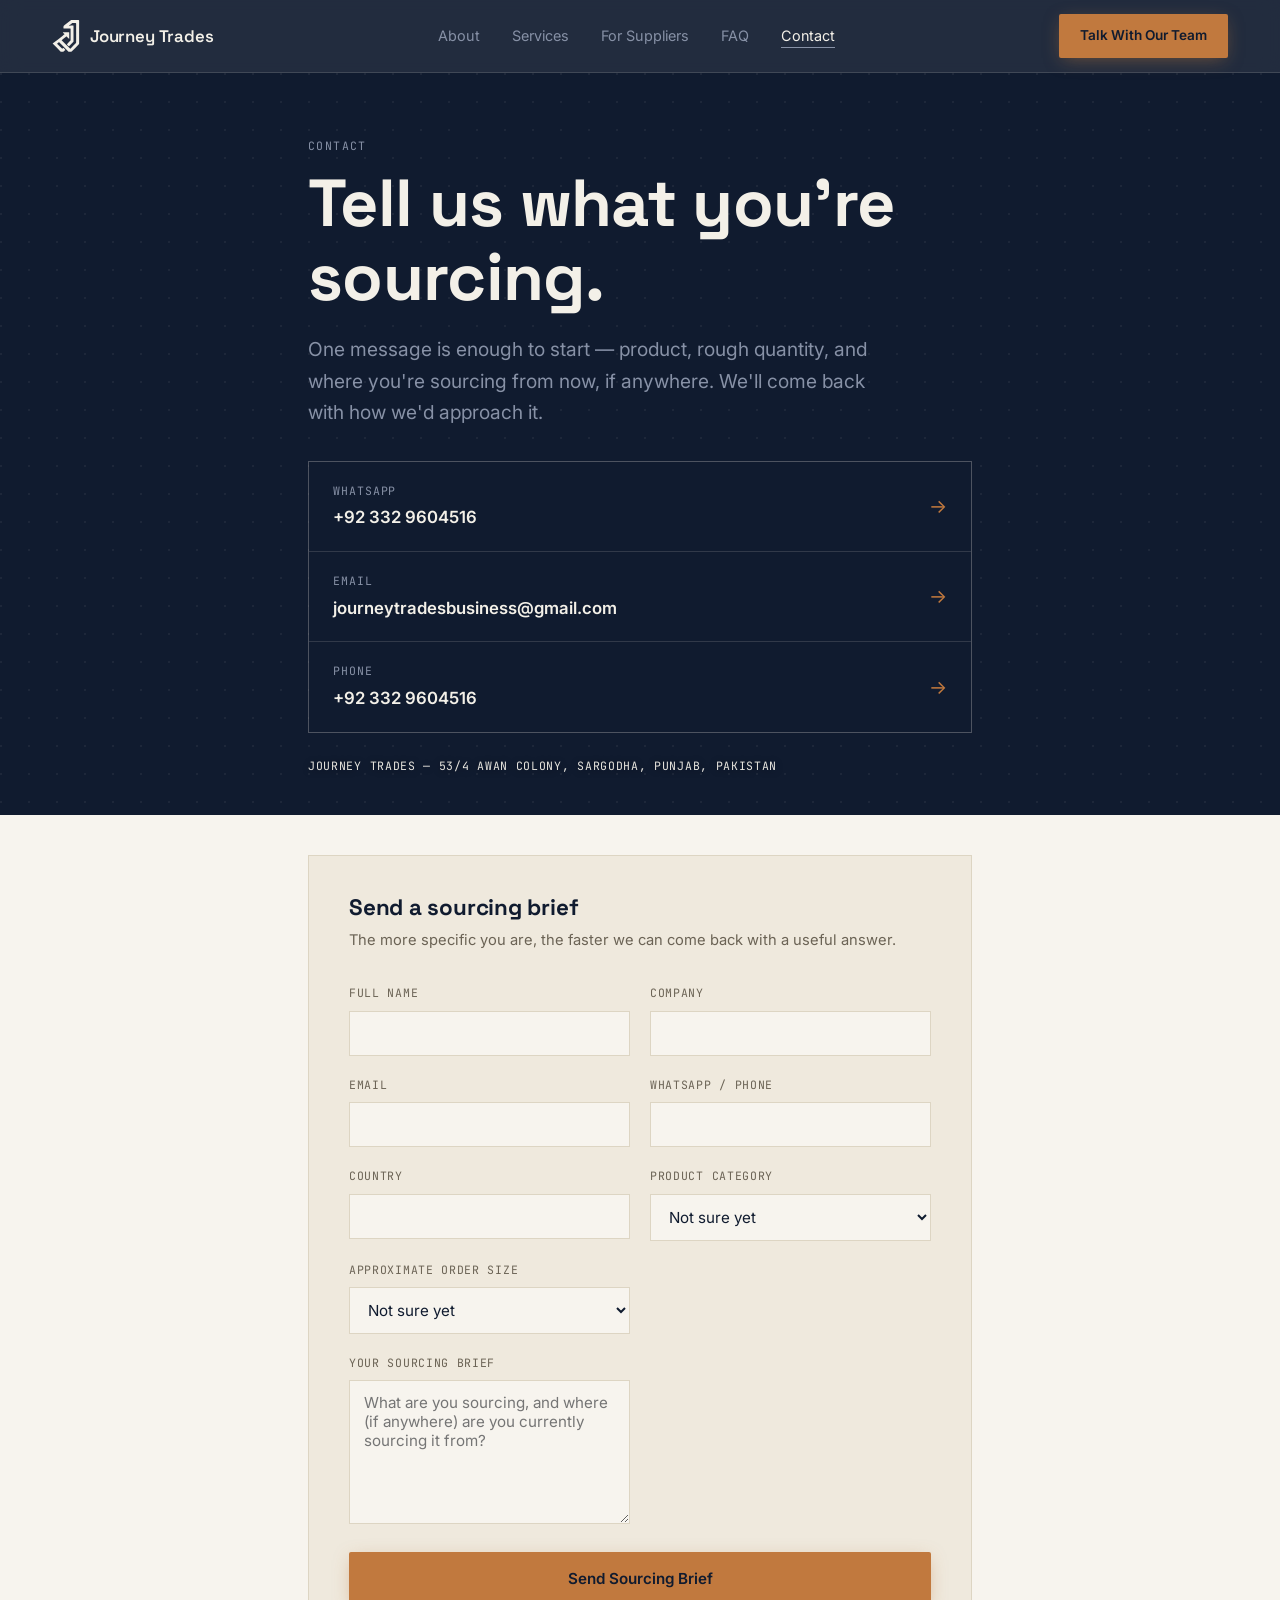
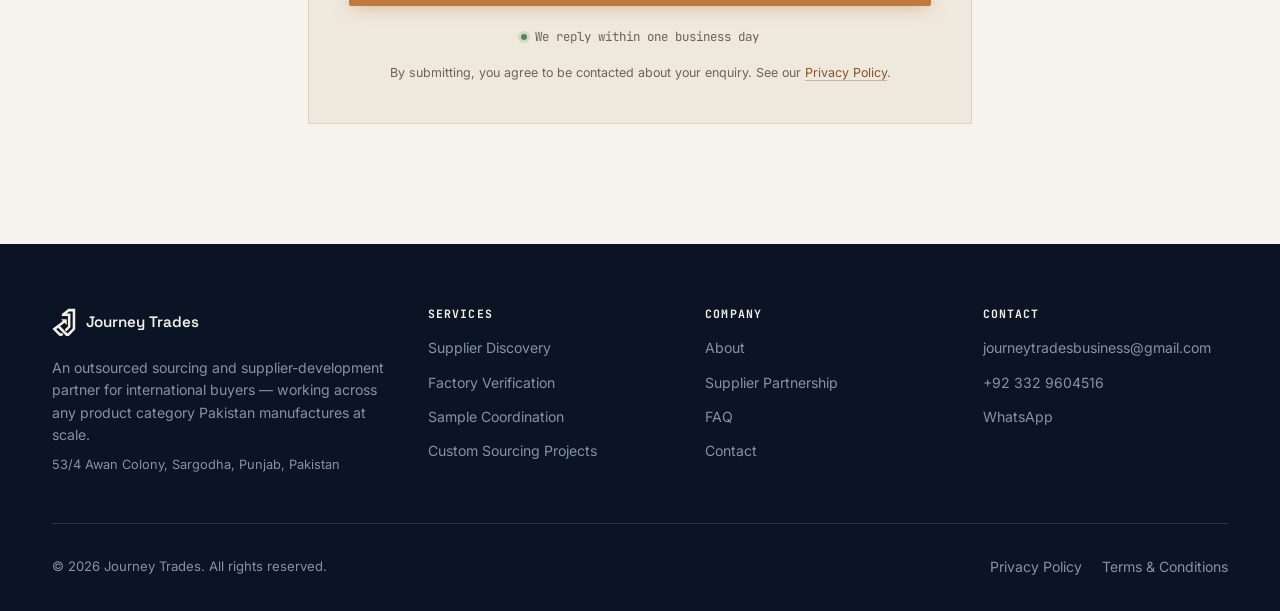
<file: contact.html>
<!DOCTYPE html>
<html lang="en">
<head>
<meta charset="UTF-8">
<meta name="viewport" content="width=device-width, initial-scale=1.0">
<title>Contact — Journey Trades</title>
<meta name="description" content="Send Journey Trades a sourcing brief — product, quantity, and where you're sourcing from now. We reply within one business day.">
<link rel="preconnect" href="https://fonts.googleapis.com">
<link rel="preconnect" href="https://fonts.gstatic.com" crossorigin>
<link href="https://fonts.googleapis.com/css2?family=Space+Grotesk:wght@500;600;700&family=Inter:wght@400;500;600;700&family=JetBrains+Mono:wght@500;600&display=swap" rel="stylesheet">
<link rel="stylesheet" href="css/style.css">
</head>
<body>

<a href="#main" class="skip-link">Skip to main content</a>

<header>
  <nav class="nav" id="site-nav" aria-label="Main navigation">
    <div class="container nav__inner">
      <a href="/" class="nav__brand" aria-label="Journey Trades — Home">
        <span class="nav__mark" aria-hidden="true"><svg viewBox="381.33 122.94 254.98 306.00" xmlns="http://www.w3.org/2000/svg"><path fill="currentColor" d="M492.219360,255.719696 C487.970673,251.401764 483.965637,247.331940 479.997284,243.299408 C481.773834,241.290131 483.369568,241.736816 484.786346,241.733704 C500.950500,241.697998 517.115051,241.760742 533.278870,241.675629 C536.532776,241.658493 538.229919,242.593063 538.214355,246.176392 C538.138489,263.673279 538.195129,281.170685 538.187622,298.667908 C538.187256,299.475739 538.202148,300.349670 537.248962,300.984955 C535.290833,301.412384 534.532166,299.639404 533.427429,298.526733 C528.144592,293.205994 522.882629,287.864319 517.635010,282.508728 C516.017578,280.857971 514.525269,279.582428 512.106262,281.442688 C497.848846,292.407104 483.533447,303.296173 469.249542,314.226257 C469.011902,314.408142 468.924530,314.786438 468.872314,314.881500 C494.978088,340.527435 521.039734,366.130005 547.777771,392.397064 C550.860657,389.139160 555.244202,384.400482 559.742493,379.773346 C572.284668,366.872040 584.827454,353.970581 597.484985,341.183014 C600.006348,338.635864 601.158508,335.977844 601.152100,332.351929 C601.053955,276.360565 601.016846,220.368958 601.138489,164.377777 C601.148865,159.608215 599.744385,157.890137 594.889404,158.078583 C586.236511,158.414490 577.562073,158.185883 568.896851,158.221893 C567.082275,158.229431 565.195679,157.996155 563.598877,159.205017 C554.478271,166.109589 545.360718,173.018188 536.156189,179.990524 C537.889099,181.886978 539.625610,181.592804 541.217590,181.585632 C551.380310,181.539932 561.548218,181.598801 571.702759,181.267838 C575.767700,181.135345 577.372253,182.289490 577.363159,186.539581 C577.265991,232.199249 577.288330,277.859222 577.348022,323.519012 C577.351562,326.256561 576.355835,328.283813 574.530151,330.162781 C562.570923,342.470795 550.576233,354.745850 538.759583,367.189697 C536.109314,369.980621 534.418335,369.785675 531.954956,367.059418 C528.161133,362.860901 524.103699,358.885468 519.976135,355.009216 C517.406128,352.595734 517.024597,350.875061 519.827148,348.115173 C529.203430,338.881683 538.237244,329.301453 547.532532,319.984039 C549.837402,317.673645 550.729797,315.225372 550.720886,311.995819 C550.630432,279.167633 550.588562,246.338837 550.731201,213.511063 C550.749634,209.265808 549.271851,208.119171 545.238403,208.156525 C527.575867,208.320053 509.909210,208.088135 492.248108,208.314621 C487.396088,208.376831 485.508484,207.134674 485.556122,201.903229 C485.714783,184.478241 485.535400,184.493973 499.542938,173.908081 C517.348938,160.451614 535.152893,146.992111 552.895752,133.452637 C555.155579,131.728149 557.503235,130.980072 560.276611,130.983826 C581.106812,131.011978 601.937317,131.055344 622.766968,130.943924 C626.807556,130.922302 628.318054,132.323074 628.312683,136.488327 C628.223572,205.811172 628.248474,275.134186 628.276550,344.457153 C628.277588,346.911621 627.695251,348.962250 625.915466,350.777222 C604.217590,372.904419 582.559082,395.070221 560.886902,417.222687 C560.538513,417.578796 560.169983,417.923492 559.772217,418.221985 C554.971069,421.824646 533.644470,420.338440 529.401917,416.060669 C503.236969,389.678223 477.083954,363.283936 450.935394,336.885254 C445.846863,331.748047 445.846344,331.707733 440.229309,335.979370 C436.121277,339.103455 432.063232,342.293457 428.000671,345.476746 C427.767517,345.659454 427.695007,346.047119 427.432037,346.569000 C443.109436,361.708893 458.841797,376.901855 474.966919,392.474121 C476.721710,391.483978 478.832550,388.628113 481.294250,386.196716 C483.282410,384.233093 484.864899,384.271484 486.775757,386.243256 C491.181244,390.789246 495.623444,395.303986 500.180634,399.696655 C502.305176,401.744446 502.652954,403.499542 500.231781,405.450317 C499.845337,405.761688 499.527985,406.159149 499.180969,406.518982 C485.274841,420.939636 485.276093,420.915375 465.383636,419.879028 C462.577545,419.732819 460.314514,418.886597 458.288696,416.833862 C435.349701,393.589966 412.379608,370.376526 389.334137,347.238281 C386.774902,344.668762 386.963837,343.059631 389.784821,340.916809 C418.702850,318.951202 447.563599,296.910217 476.432800,274.880371 C482.764526,270.048645 489.066345,265.177734 495.222076,260.447754 C495.000000,258.157471 493.479034,257.229156 492.219360,255.719696 z"/></svg></span>
        <span class="nav__wordmark">Journey Trades</span>
      </a>
      <ul class="nav__links" role="list">
        <li><a href="/about" class="nav__link">About</a></li>
        <li><a href="/services" class="nav__link">Services</a></li>
        <li><a href="/suppliers" class="nav__link">For Suppliers</a></li>
        <li><a href="/faq" class="nav__link">FAQ</a></li>
        <li><a href="/contact" class="nav__link" aria-current="page">Contact</a></li>
      </ul>
      <div class="nav__actions">
        <a href="/contact" class="btn btn--copper nav__cta">Talk With Our Team</a>
        <button class="nav__toggle" id="menu-toggle" aria-expanded="false" aria-controls="mobile-menu" aria-label="Open navigation menu">
          <span class="nav__toggle-bar"></span><span class="nav__toggle-bar"></span><span class="nav__toggle-bar"></span>
        </button>
      </div>
    </div>
    <div class="nav__mobile" id="mobile-menu" aria-hidden="true">
      <ul class="nav__mobile-links" role="list">
        <li><a href="/about" class="nav__mobile-link">About</a></li>
        <li><a href="/services" class="nav__mobile-link">Services</a></li>
        <li><a href="/suppliers" class="nav__mobile-link">For Suppliers</a></li>
        <li><a href="/faq" class="nav__mobile-link">FAQ</a></li>
        <li><a href="/contact" class="nav__mobile-link" aria-current="page">Contact</a></li>
      </ul>
      <a href="/contact" class="btn btn--copper nav__mobile-cta">Talk With Our Team</a>
    </div>
  </nav>
</header>

<main id="main">

  <!-- PAGE HEADER -->
  <section class="page-header" style="padding-bottom:var(--space-40);">
    <div class="container page-header__inner">
      <div class="page-header__kicker">Contact</div>
      <h1 class="page-header__title">Tell us what you're sourcing.</h1>
      <p class="page-header__lead">One message is enough to start — product, rough quantity, and where you're sourcing from now, if anywhere. We'll come back with how we'd approach it.</p>
      <div class="channels">
        <a href="https://wa.me/923329604516" class="channel fade-up" target="_blank" rel="noopener">
          <div><div class="channel__label">WhatsApp</div><div class="channel__value">+92 332 9604516</div></div>
          <span class="channel__arrow">&#8594;</span>
        </a>
        <a href="mailto:journeytradesbusiness@gmail.com" class="channel fade-up" style="transition-delay:60ms">
          <div><div class="channel__label">Email</div><div class="channel__value">journeytradesbusiness@gmail.com</div></div>
          <span class="channel__arrow">&#8594;</span>
        </a>
        <a href="tel:+923329604516" class="channel fade-up" style="transition-delay:120ms">
          <div><div class="channel__label">Phone</div><div class="channel__value">+92 332 9604516</div></div>
          <span class="channel__arrow">&#8594;</span>
        </a>
      </div>
      <p class="hero__trust-item" style="margin-top:var(--space-24); display:block;">Journey Trades &mdash; 53/4 Awan Colony, Sargodha, Punjab, Pakistan</p>
    </div>
  </section>

  <!-- FORM -->
  <section class="section" style="padding-top:var(--space-40);">
    <div class="container" style="max-width:44rem;">
      <div class="form-panel fade-up">
        <form class="contact-form" action="https://formsubmit.co/journeytradesbusiness@gmail.com" method="POST">
          <h2 class="contact-form__title">Send a sourcing brief</h2>
          <p class="contact-form__sub">The more specific you are, the faster we can come back with a useful answer.</p>

          <input type="hidden" name="_subject" value="New Sourcing Brief — Journey Trades">
          <input type="hidden" name="_template" value="table">
          <input type="hidden" name="_captcha" value="false">
          <input type="hidden" name="_next" value="https://journeytrades.com/contact?sent=1">
          <input type="text" name="_honey" class="form-honeypot" tabindex="-1" autocomplete="off">

          <div class="form-row form-row--2">
            <div class="form-field">
              <label class="form-label" for="name">Full Name</label>
              <input class="form-input" type="text" id="name" name="Name" required autocomplete="name">
            </div>
            <div class="form-field">
              <label class="form-label" for="company">Company</label>
              <input class="form-input" type="text" id="company" name="Company" autocomplete="organization">
            </div>
          </div>

          <div class="form-row form-row--2">
            <div class="form-field">
              <label class="form-label" for="email">Email</label>
              <input class="form-input" type="email" id="email" name="Email" required autocomplete="email">
            </div>
            <div class="form-field">
              <label class="form-label" for="whatsapp">WhatsApp / Phone</label>
              <input class="form-input" type="tel" id="whatsapp" name="WhatsApp or Phone" autocomplete="tel">
            </div>
          </div>

          <div class="form-row form-row--2">
            <div class="form-field">
              <label class="form-label" for="country">Country</label>
              <input class="form-input" type="text" id="country" name="Country" autocomplete="country-name">
            </div>
            <div class="form-field">
              <label class="form-label" for="category">Product Category</label>
              <select class="form-select" id="category" name="Product Category">
                <option value="Home textiles">Home textiles (towels, bed linen, etc.)</option>
                <option value="Apparel and garments">Apparel &amp; garments</option>
                <option value="Surgical and medical instruments">Surgical &amp; medical instruments</option>
                <option value="Sports goods">Sports goods</option>
                <option value="Leather goods">Leather goods</option>
                <option value="Other Pakistani manufacturing">Other Pakistani manufacturing</option>
                <option value="Not sure yet" selected>Not sure yet</option>
              </select>
            </div>
          </div>

          <div class="form-row">
            <div class="form-field">
              <label class="form-label" for="volume">Approximate Order Size</label>
              <select class="form-select" id="volume" name="Approximate Order Size">
                <option value="Sample / trial order">Sample / trial order</option>
                <option value="Under $25,000">Under $25,000</option>
                <option value="$25,000 - $100,000">$25,000 &ndash; $100,000</option>
                <option value="$100,000 - $250,000">$100,000 &ndash; $250,000</option>
                <option value="$250,000+">$250,000+</option>
                <option value="Not sure yet" selected>Not sure yet</option>
              </select>
            </div>
          </div>

          <div class="form-row">
            <div class="form-field">
              <label class="form-label" for="message">Your Sourcing Brief</label>
              <textarea class="form-textarea" id="message" name="Sourcing Brief" required placeholder="What are you sourcing, and where (if anywhere) are you currently sourcing it from?"></textarea>
            </div>
          </div>

          <button type="submit" class="btn btn--copper form-submit">Send Sourcing Brief</button>

          <div class="form-response-time">
            <span class="form-response-time__dot" aria-hidden="true"></span>
            We reply within one business day
          </div>

          <p class="form-note">By submitting, you agree to be contacted about your enquiry. See our <a href="/privacy">Privacy Policy</a>.</p>
        </form>

        <div id="form-success" hidden>
          <h2 class="contact-form__title">Message sent.</h2>
          <p class="contact-form__sub">Your sourcing brief has been sent. We'll be in touch within one business day.</p>
          <a href="/contact" class="btn btn--outline-dark">Send Another Brief</a>
        </div>
      </div>
    </div>
  </section>

</main>

<footer class="footer">
  <div class="container">
    <div class="footer__inner">
      <div>
        <a href="/" class="footer__mark">
          <span class="footer__mark-icon"><svg viewBox="381.33 122.94 254.98 306.00" xmlns="http://www.w3.org/2000/svg"><path fill="currentColor" d="M492.219360,255.719696 C487.970673,251.401764 483.965637,247.331940 479.997284,243.299408 C481.773834,241.290131 483.369568,241.736816 484.786346,241.733704 C500.950500,241.697998 517.115051,241.760742 533.278870,241.675629 C536.532776,241.658493 538.229919,242.593063 538.214355,246.176392 C538.138489,263.673279 538.195129,281.170685 538.187622,298.667908 C538.187256,299.475739 538.202148,300.349670 537.248962,300.984955 C535.290833,301.412384 534.532166,299.639404 533.427429,298.526733 C528.144592,293.205994 522.882629,287.864319 517.635010,282.508728 C516.017578,280.857971 514.525269,279.582428 512.106262,281.442688 C497.848846,292.407104 483.533447,303.296173 469.249542,314.226257 C469.011902,314.408142 468.924530,314.786438 468.872314,314.881500 C494.978088,340.527435 521.039734,366.130005 547.777771,392.397064 C550.860657,389.139160 555.244202,384.400482 559.742493,379.773346 C572.284668,366.872040 584.827454,353.970581 597.484985,341.183014 C600.006348,338.635864 601.158508,335.977844 601.152100,332.351929 C601.053955,276.360565 601.016846,220.368958 601.138489,164.377777 C601.148865,159.608215 599.744385,157.890137 594.889404,158.078583 C586.236511,158.414490 577.562073,158.185883 568.896851,158.221893 C567.082275,158.229431 565.195679,157.996155 563.598877,159.205017 C554.478271,166.109589 545.360718,173.018188 536.156189,179.990524 C537.889099,181.886978 539.625610,181.592804 541.217590,181.585632 C551.380310,181.539932 561.548218,181.598801 571.702759,181.267838 C575.767700,181.135345 577.372253,182.289490 577.363159,186.539581 C577.265991,232.199249 577.288330,277.859222 577.348022,323.519012 C577.351562,326.256561 576.355835,328.283813 574.530151,330.162781 C562.570923,342.470795 550.576233,354.745850 538.759583,367.189697 C536.109314,369.980621 534.418335,369.785675 531.954956,367.059418 C528.161133,362.860901 524.103699,358.885468 519.976135,355.009216 C517.406128,352.595734 517.024597,350.875061 519.827148,348.115173 C529.203430,338.881683 538.237244,329.301453 547.532532,319.984039 C549.837402,317.673645 550.729797,315.225372 550.720886,311.995819 C550.630432,279.167633 550.588562,246.338837 550.731201,213.511063 C550.749634,209.265808 549.271851,208.119171 545.238403,208.156525 C527.575867,208.320053 509.909210,208.088135 492.248108,208.314621 C487.396088,208.376831 485.508484,207.134674 485.556122,201.903229 C485.714783,184.478241 485.535400,184.493973 499.542938,173.908081 C517.348938,160.451614 535.152893,146.992111 552.895752,133.452637 C555.155579,131.728149 557.503235,130.980072 560.276611,130.983826 C581.106812,131.011978 601.937317,131.055344 622.766968,130.943924 C626.807556,130.922302 628.318054,132.323074 628.312683,136.488327 C628.223572,205.811172 628.248474,275.134186 628.276550,344.457153 C628.277588,346.911621 627.695251,348.962250 625.915466,350.777222 C604.217590,372.904419 582.559082,395.070221 560.886902,417.222687 C560.538513,417.578796 560.169983,417.923492 559.772217,418.221985 C554.971069,421.824646 533.644470,420.338440 529.401917,416.060669 C503.236969,389.678223 477.083954,363.283936 450.935394,336.885254 C445.846863,331.748047 445.846344,331.707733 440.229309,335.979370 C436.121277,339.103455 432.063232,342.293457 428.000671,345.476746 C427.767517,345.659454 427.695007,346.047119 427.432037,346.569000 C443.109436,361.708893 458.841797,376.901855 474.966919,392.474121 C476.721710,391.483978 478.832550,388.628113 481.294250,386.196716 C483.282410,384.233093 484.864899,384.271484 486.775757,386.243256 C491.181244,390.789246 495.623444,395.303986 500.180634,399.696655 C502.305176,401.744446 502.652954,403.499542 500.231781,405.450317 C499.845337,405.761688 499.527985,406.159149 499.180969,406.518982 C485.274841,420.939636 485.276093,420.915375 465.383636,419.879028 C462.577545,419.732819 460.314514,418.886597 458.288696,416.833862 C435.349701,393.589966 412.379608,370.376526 389.334137,347.238281 C386.774902,344.668762 386.963837,343.059631 389.784821,340.916809 C418.702850,318.951202 447.563599,296.910217 476.432800,274.880371 C482.764526,270.048645 489.066345,265.177734 495.222076,260.447754 C495.000000,258.157471 493.479034,257.229156 492.219360,255.719696 z"/></svg></span>
          <span class="footer__wordmark">Journey Trades</span>
        </a>
        <p class="footer__tagline">An outsourced sourcing and supplier-development partner for international buyers — working across any product category Pakistan manufactures at scale.</p>
        <p class="footer__tagline" style="margin-top:8px; font-size:0.8rem;">53/4 Awan Colony, Sargodha, Punjab, Pakistan</p>
      </div>
      <nav class="footer__col" aria-label="Services">
        <h3 class="footer__col-title">Services</h3>
        <ul class="footer__links" role="list">
          <li><a href="/services" class="footer__link">Supplier Discovery</a></li>
          <li><a href="/services" class="footer__link">Factory Verification</a></li>
          <li><a href="/services" class="footer__link">Sample Coordination</a></li>
          <li><a href="/services" class="footer__link">Custom Sourcing Projects</a></li>
        </ul>
      </nav>
      <nav class="footer__col" aria-label="Company">
        <h3 class="footer__col-title">Company</h3>
        <ul class="footer__links" role="list">
          <li><a href="/about" class="footer__link">About</a></li>
          <li><a href="/suppliers" class="footer__link">Supplier Partnership</a></li>
          <li><a href="/faq" class="footer__link">FAQ</a></li>
          <li><a href="/contact" class="footer__link">Contact</a></li>
        </ul>
      </nav>
      <div class="footer__col">
        <h3 class="footer__col-title">Contact</h3>
        <ul class="footer__links" role="list">
          <li><a href="mailto:journeytradesbusiness@gmail.com" class="footer__link">journeytradesbusiness@gmail.com</a></li>
          <li><a href="tel:+923329604516" class="footer__link">+92 332 9604516</a></li>
          <li><a href="https://wa.me/923329604516" class="footer__link" target="_blank" rel="noopener">WhatsApp</a></li>
        </ul>
      </div>
    </div>
    <hr class="footer__divider">
    <div class="footer__bottom">
      <p>&copy; <span id="footer-year">2026</span> Journey Trades. All rights reserved.</p>
      <nav class="footer__legal-links" aria-label="Legal">
        <a href="/privacy" class="footer__link">Privacy Policy</a>
        <a href="/terms" class="footer__link">Terms &amp; Conditions</a>
      </nav>
    </div>
  </div>
</footer>

<script src="js/main.js"></script>
</body>
</html>
</file>
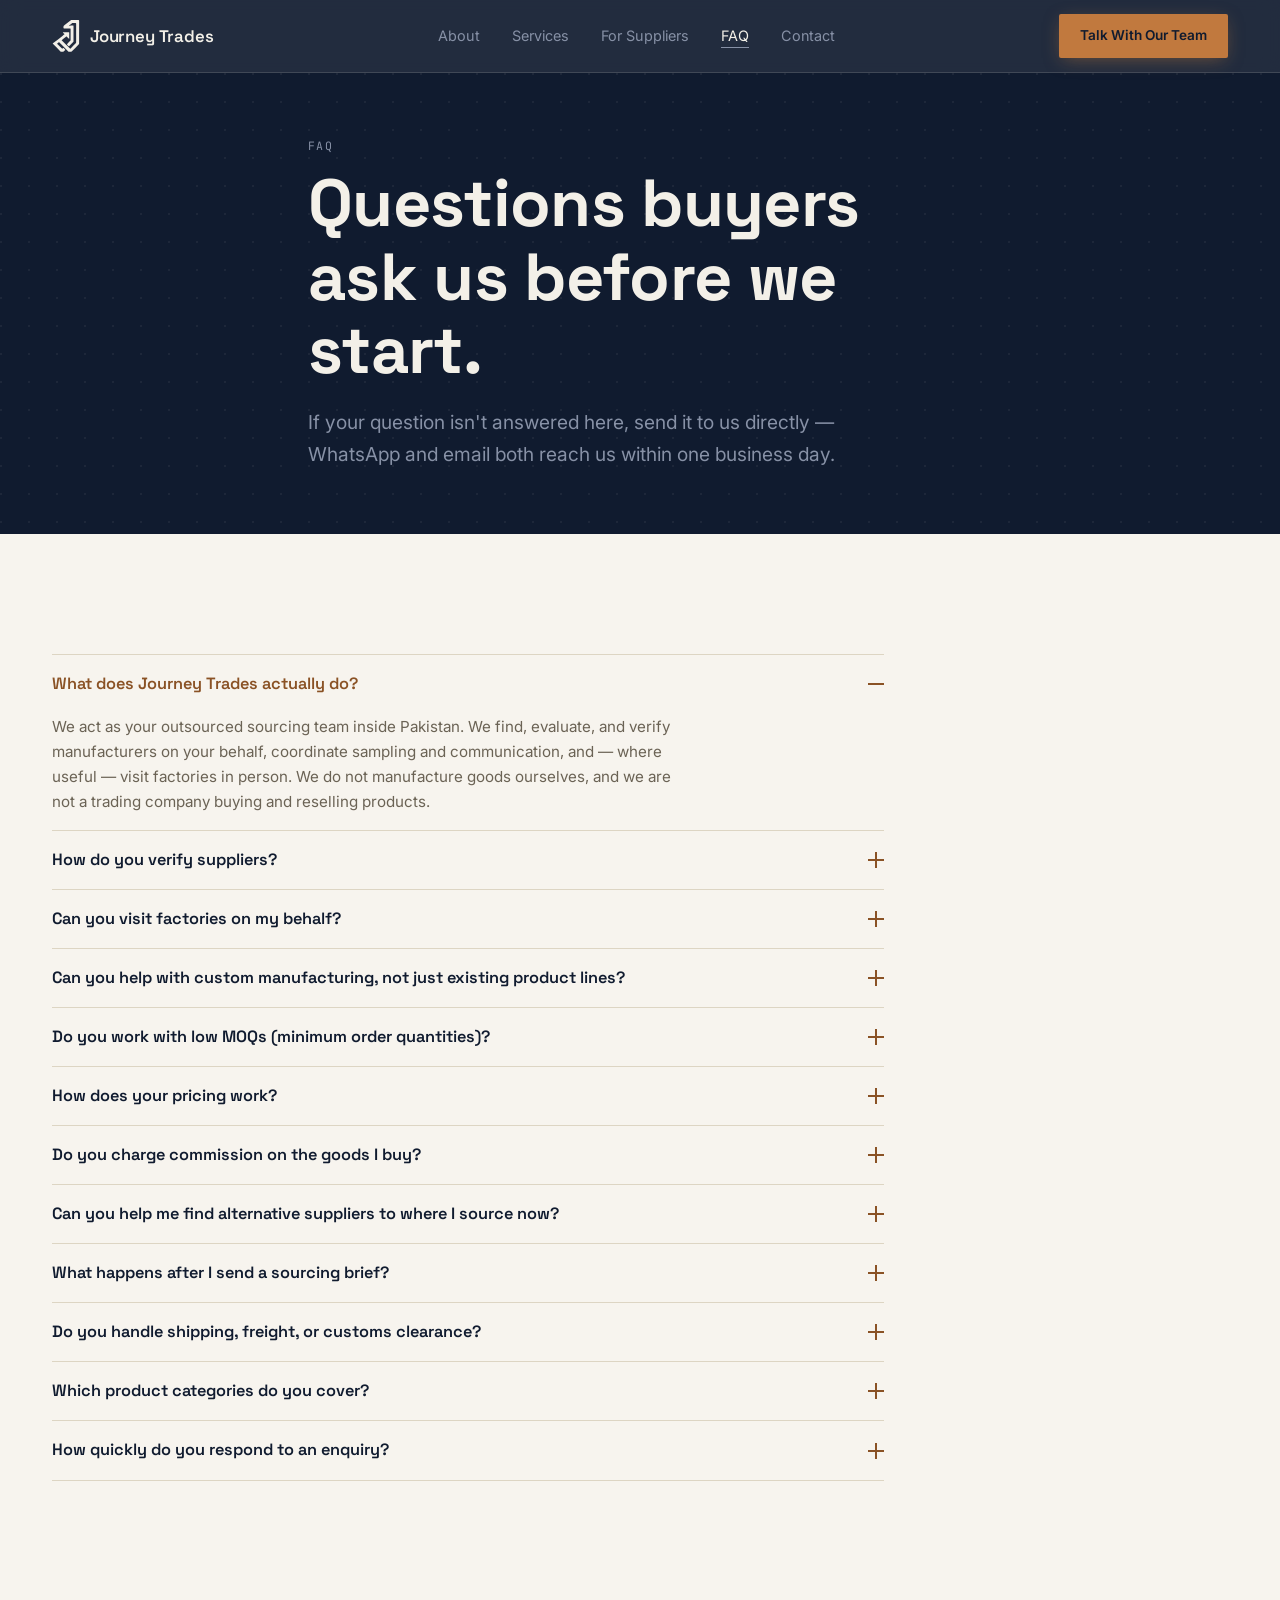
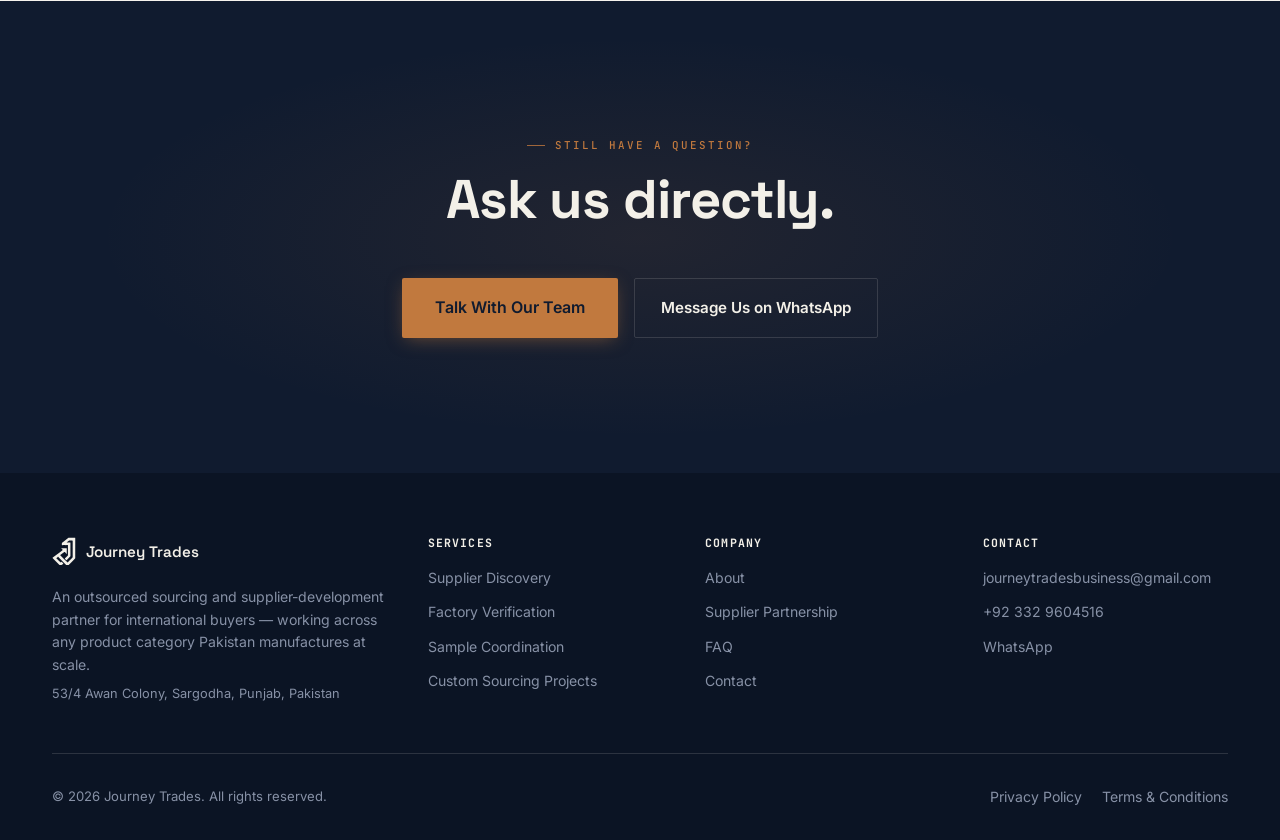
<file: faq.html>
<!DOCTYPE html>
<html lang="en">
<head>
<meta charset="UTF-8">
<meta name="viewport" content="width=device-width, initial-scale=1.0">
<title>FAQ — Journey Trades</title>
<meta name="description" content="Answers to common questions about Journey Trades' sourcing and verification process, pricing, MOQs, and product categories.">
<link rel="preconnect" href="https://fonts.googleapis.com">
<link rel="preconnect" href="https://fonts.gstatic.com" crossorigin>
<link href="https://fonts.googleapis.com/css2?family=Space+Grotesk:wght@500;600;700&family=Inter:wght@400;500;600;700&family=JetBrains+Mono:wght@500;600&display=swap" rel="stylesheet">
<link rel="stylesheet" href="css/style.css">
</head>
<body>

<a href="#main" class="skip-link">Skip to main content</a>

<header>
  <nav class="nav" id="site-nav" aria-label="Main navigation">
    <div class="container nav__inner">
      <a href="/" class="nav__brand" aria-label="Journey Trades — Home">
        <span class="nav__mark" aria-hidden="true"><svg viewBox="381.33 122.94 254.98 306.00" xmlns="http://www.w3.org/2000/svg"><path fill="currentColor" d="M492.219360,255.719696 C487.970673,251.401764 483.965637,247.331940 479.997284,243.299408 C481.773834,241.290131 483.369568,241.736816 484.786346,241.733704 C500.950500,241.697998 517.115051,241.760742 533.278870,241.675629 C536.532776,241.658493 538.229919,242.593063 538.214355,246.176392 C538.138489,263.673279 538.195129,281.170685 538.187622,298.667908 C538.187256,299.475739 538.202148,300.349670 537.248962,300.984955 C535.290833,301.412384 534.532166,299.639404 533.427429,298.526733 C528.144592,293.205994 522.882629,287.864319 517.635010,282.508728 C516.017578,280.857971 514.525269,279.582428 512.106262,281.442688 C497.848846,292.407104 483.533447,303.296173 469.249542,314.226257 C469.011902,314.408142 468.924530,314.786438 468.872314,314.881500 C494.978088,340.527435 521.039734,366.130005 547.777771,392.397064 C550.860657,389.139160 555.244202,384.400482 559.742493,379.773346 C572.284668,366.872040 584.827454,353.970581 597.484985,341.183014 C600.006348,338.635864 601.158508,335.977844 601.152100,332.351929 C601.053955,276.360565 601.016846,220.368958 601.138489,164.377777 C601.148865,159.608215 599.744385,157.890137 594.889404,158.078583 C586.236511,158.414490 577.562073,158.185883 568.896851,158.221893 C567.082275,158.229431 565.195679,157.996155 563.598877,159.205017 C554.478271,166.109589 545.360718,173.018188 536.156189,179.990524 C537.889099,181.886978 539.625610,181.592804 541.217590,181.585632 C551.380310,181.539932 561.548218,181.598801 571.702759,181.267838 C575.767700,181.135345 577.372253,182.289490 577.363159,186.539581 C577.265991,232.199249 577.288330,277.859222 577.348022,323.519012 C577.351562,326.256561 576.355835,328.283813 574.530151,330.162781 C562.570923,342.470795 550.576233,354.745850 538.759583,367.189697 C536.109314,369.980621 534.418335,369.785675 531.954956,367.059418 C528.161133,362.860901 524.103699,358.885468 519.976135,355.009216 C517.406128,352.595734 517.024597,350.875061 519.827148,348.115173 C529.203430,338.881683 538.237244,329.301453 547.532532,319.984039 C549.837402,317.673645 550.729797,315.225372 550.720886,311.995819 C550.630432,279.167633 550.588562,246.338837 550.731201,213.511063 C550.749634,209.265808 549.271851,208.119171 545.238403,208.156525 C527.575867,208.320053 509.909210,208.088135 492.248108,208.314621 C487.396088,208.376831 485.508484,207.134674 485.556122,201.903229 C485.714783,184.478241 485.535400,184.493973 499.542938,173.908081 C517.348938,160.451614 535.152893,146.992111 552.895752,133.452637 C555.155579,131.728149 557.503235,130.980072 560.276611,130.983826 C581.106812,131.011978 601.937317,131.055344 622.766968,130.943924 C626.807556,130.922302 628.318054,132.323074 628.312683,136.488327 C628.223572,205.811172 628.248474,275.134186 628.276550,344.457153 C628.277588,346.911621 627.695251,348.962250 625.915466,350.777222 C604.217590,372.904419 582.559082,395.070221 560.886902,417.222687 C560.538513,417.578796 560.169983,417.923492 559.772217,418.221985 C554.971069,421.824646 533.644470,420.338440 529.401917,416.060669 C503.236969,389.678223 477.083954,363.283936 450.935394,336.885254 C445.846863,331.748047 445.846344,331.707733 440.229309,335.979370 C436.121277,339.103455 432.063232,342.293457 428.000671,345.476746 C427.767517,345.659454 427.695007,346.047119 427.432037,346.569000 C443.109436,361.708893 458.841797,376.901855 474.966919,392.474121 C476.721710,391.483978 478.832550,388.628113 481.294250,386.196716 C483.282410,384.233093 484.864899,384.271484 486.775757,386.243256 C491.181244,390.789246 495.623444,395.303986 500.180634,399.696655 C502.305176,401.744446 502.652954,403.499542 500.231781,405.450317 C499.845337,405.761688 499.527985,406.159149 499.180969,406.518982 C485.274841,420.939636 485.276093,420.915375 465.383636,419.879028 C462.577545,419.732819 460.314514,418.886597 458.288696,416.833862 C435.349701,393.589966 412.379608,370.376526 389.334137,347.238281 C386.774902,344.668762 386.963837,343.059631 389.784821,340.916809 C418.702850,318.951202 447.563599,296.910217 476.432800,274.880371 C482.764526,270.048645 489.066345,265.177734 495.222076,260.447754 C495.000000,258.157471 493.479034,257.229156 492.219360,255.719696 z"/></svg></span>
        <span class="nav__wordmark">Journey Trades</span>
      </a>
      <ul class="nav__links" role="list">
        <li><a href="/about" class="nav__link">About</a></li>
        <li><a href="/services" class="nav__link">Services</a></li>
        <li><a href="/suppliers" class="nav__link">For Suppliers</a></li>
        <li><a href="/faq" class="nav__link" aria-current="page">FAQ</a></li>
        <li><a href="/contact" class="nav__link">Contact</a></li>
      </ul>
      <div class="nav__actions">
        <a href="/contact" class="btn btn--copper nav__cta">Talk With Our Team</a>
        <button class="nav__toggle" id="menu-toggle" aria-expanded="false" aria-controls="mobile-menu" aria-label="Open navigation menu">
          <span class="nav__toggle-bar"></span><span class="nav__toggle-bar"></span><span class="nav__toggle-bar"></span>
        </button>
      </div>
    </div>
    <div class="nav__mobile" id="mobile-menu" aria-hidden="true">
      <ul class="nav__mobile-links" role="list">
        <li><a href="/about" class="nav__mobile-link">About</a></li>
        <li><a href="/services" class="nav__mobile-link">Services</a></li>
        <li><a href="/suppliers" class="nav__mobile-link">For Suppliers</a></li>
        <li><a href="/faq" class="nav__mobile-link" aria-current="page">FAQ</a></li>
        <li><a href="/contact" class="nav__mobile-link">Contact</a></li>
      </ul>
      <a href="/contact" class="btn btn--copper nav__mobile-cta">Talk With Our Team</a>
    </div>
  </nav>
</header>

<main id="main">

  <!-- PAGE HEADER -->
  <section class="page-header">
    <div class="container page-header__inner">
      <div class="page-header__kicker">FAQ</div>
      <h1 class="page-header__title">Questions buyers ask us before we start.</h1>
      <p class="page-header__lead">If your question isn't answered here, send it to us directly — WhatsApp and email both reach us within one business day.</p>
    </div>
  </section>

  <!-- FAQ LIST -->
  <section class="section">
    <div class="container">
      <div class="faq__list" style="max-width:52rem;">
        <div class="faq-item fade-up">
          <button class="faq-item__q" aria-expanded="false"><span>What does Journey Trades actually do?</span><span class="faq-item__icon"></span></button>
          <div class="faq-item__a"><div class="faq-item__a-inner">We act as your outsourced sourcing team inside Pakistan. We find, evaluate, and verify manufacturers on your behalf, coordinate sampling and communication, and — where useful — visit factories in person. We do not manufacture goods ourselves, and we are not a trading company buying and reselling products.</div></div>
        </div>
        <div class="faq-item fade-up" style="transition-delay:40ms">
          <button class="faq-item__q" aria-expanded="false"><span>How do you verify suppliers?</span><span class="faq-item__icon"></span></button>
          <div class="faq-item__a"><div class="faq-item__a-inner">We review a factory's documented capacity, production lines, and relevant certifications, speak directly with factory management, and where the project justifies it, visit the site in person. We look at what a factory can actually produce at the quality and volume you need — not just what they claim in an email.</div></div>
        </div>
        <div class="faq-item fade-up" style="transition-delay:80ms">
          <button class="faq-item__q" aria-expanded="false"><span>Can you visit factories on my behalf?</span><span class="faq-item__icon"></span></button>
          <div class="faq-item__a"><div class="faq-item__a-inner">Yes. Factory visits and written and photo reporting are one of our core services. We scope visit frequency and depth to the project — a single verification visit for a smaller order, ongoing visits for in-progress production.</div></div>
        </div>
        <div class="faq-item fade-up" style="transition-delay:120ms">
          <button class="faq-item__q" aria-expanded="false"><span>Can you help with custom manufacturing, not just existing product lines?</span><span class="faq-item__icon"></span></button>
          <div class="faq-item__a"><div class="faq-item__a-inner">Yes. We support custom sourcing projects, including matching your specification or sample to factories with the right capability, and coordinating development samples before production.</div></div>
        </div>
        <div class="faq-item fade-up" style="transition-delay:160ms">
          <button class="faq-item__q" aria-expanded="false"><span>Do you work with low MOQs (minimum order quantities)?</span><span class="faq-item__icon"></span></button>
          <div class="faq-item__a"><div class="faq-item__a-inner">It depends on the product and the factory. Many established Pakistani manufacturers set MOQs based on production efficiency, not arbitrary preference. We're upfront with you about realistic MOQ ranges for your product before you commit to a sourcing project, and we look for factories whose MOQ structure fits your order size where possible.</div></div>
        </div>
        <div class="faq-item fade-up" style="transition-delay:200ms">
          <button class="faq-item__q" aria-expanded="false"><span>How does your pricing work?</span><span class="faq-item__icon"></span></button>
          <div class="faq-item__a"><div class="faq-item__a-inner">We don't publish a fixed price list, because every sourcing project is different. Pricing depends on the complexity of what you're sourcing, how many suppliers need to be evaluated, whether factory visits are required, how deep the verification needs to go, and what reporting you need along the way. We discuss your brief first and quote based on the actual scope.</div></div>
        </div>
        <div class="faq-item fade-up">
          <button class="faq-item__q" aria-expanded="false"><span>Do you charge commission on the goods I buy?</span><span class="faq-item__icon"></span></button>
          <div class="faq-item__a"><div class="faq-item__a-inner">No. We don't take a margin on the products you purchase from a factory. Our work is the sourcing and verification service itself, scoped and agreed with you before we start.</div></div>
        </div>
        <div class="faq-item fade-up" style="transition-delay:40ms">
          <button class="faq-item__q" aria-expanded="false"><span>Can you help me find alternative suppliers to where I source now?</span><span class="faq-item__icon"></span></button>
          <div class="faq-item__a"><div class="faq-item__a-inner">Yes — this is one of the most common reasons buyers come to us. If you're looking to diversify away from a single country or factory, or you've had a bad experience with an existing supplier, we build a shortlist of vetted alternatives in Pakistan that match your current specification.</div></div>
        </div>
        <div class="faq-item fade-up" style="transition-delay:80ms">
          <button class="faq-item__q" aria-expanded="false"><span>What happens after I send a sourcing brief?</span><span class="faq-item__icon"></span></button>
          <div class="faq-item__a"><div class="faq-item__a-inner">We review what you've sent, ask any clarifying questions by WhatsApp or email, and come back with a proposed scope and approach — including roughly how many suppliers we'd evaluate and what verification would look like — before any commercial commitment is made.</div></div>
        </div>
        <div class="faq-item fade-up" style="transition-delay:120ms">
          <button class="faq-item__q" aria-expanded="false"><span>Do you handle shipping, freight, or customs clearance?</span><span class="faq-item__icon"></span></button>
          <div class="faq-item__a"><div class="faq-item__a-inner">No. Our work covers sourcing, supplier verification, sampling, and factory coordination — not logistics. We flag this clearly during scoping so you know to arrange freight and customs separately, and we're happy to share what we know from experience if it's useful.</div></div>
        </div>
        <div class="faq-item fade-up" style="transition-delay:160ms">
          <button class="faq-item__q" aria-expanded="false"><span>Which product categories do you cover?</span><span class="faq-item__icon"></span></button>
          <div class="faq-item__a"><div class="faq-item__a-inner">We're not limited to one category. We work across any product Pakistan manufactures at scale — including textiles, surgical instruments, and sports goods. If you're unsure whether your product fits, send us a brief and we'll tell you honestly.</div></div>
        </div>
        <div class="faq-item fade-up" style="transition-delay:200ms">
          <button class="faq-item__q" aria-expanded="false"><span>How quickly do you respond to an enquiry?</span><span class="faq-item__icon"></span></button>
          <div class="faq-item__a"><div class="faq-item__a-inner">We aim to respond to every WhatsApp message and email within one business day.</div></div>
        </div>
      </div>
    </div>
  </section>

  <!-- CTA -->
  <section class="section cta">
    <div class="container fade-up">
      <div class="eyebrow" style="justify-content:center;">Still have a question?</div>
      <h2 class="cta__title">Ask us directly.</h2>
      <div class="cta__actions">
        <a href="/contact" class="btn btn--copper">Talk With Our Team</a>
        <a href="https://wa.me/923329604516" class="btn btn--outline-light" target="_blank" rel="noopener">Message Us on WhatsApp</a>
      </div>
    </div>
  </section>

</main>

<footer class="footer">
  <div class="container">
    <div class="footer__inner">
      <div>
        <a href="/" class="footer__mark">
          <span class="footer__mark-icon"><svg viewBox="381.33 122.94 254.98 306.00" xmlns="http://www.w3.org/2000/svg"><path fill="currentColor" d="M492.219360,255.719696 C487.970673,251.401764 483.965637,247.331940 479.997284,243.299408 C481.773834,241.290131 483.369568,241.736816 484.786346,241.733704 C500.950500,241.697998 517.115051,241.760742 533.278870,241.675629 C536.532776,241.658493 538.229919,242.593063 538.214355,246.176392 C538.138489,263.673279 538.195129,281.170685 538.187622,298.667908 C538.187256,299.475739 538.202148,300.349670 537.248962,300.984955 C535.290833,301.412384 534.532166,299.639404 533.427429,298.526733 C528.144592,293.205994 522.882629,287.864319 517.635010,282.508728 C516.017578,280.857971 514.525269,279.582428 512.106262,281.442688 C497.848846,292.407104 483.533447,303.296173 469.249542,314.226257 C469.011902,314.408142 468.924530,314.786438 468.872314,314.881500 C494.978088,340.527435 521.039734,366.130005 547.777771,392.397064 C550.860657,389.139160 555.244202,384.400482 559.742493,379.773346 C572.284668,366.872040 584.827454,353.970581 597.484985,341.183014 C600.006348,338.635864 601.158508,335.977844 601.152100,332.351929 C601.053955,276.360565 601.016846,220.368958 601.138489,164.377777 C601.148865,159.608215 599.744385,157.890137 594.889404,158.078583 C586.236511,158.414490 577.562073,158.185883 568.896851,158.221893 C567.082275,158.229431 565.195679,157.996155 563.598877,159.205017 C554.478271,166.109589 545.360718,173.018188 536.156189,179.990524 C537.889099,181.886978 539.625610,181.592804 541.217590,181.585632 C551.380310,181.539932 561.548218,181.598801 571.702759,181.267838 C575.767700,181.135345 577.372253,182.289490 577.363159,186.539581 C577.265991,232.199249 577.288330,277.859222 577.348022,323.519012 C577.351562,326.256561 576.355835,328.283813 574.530151,330.162781 C562.570923,342.470795 550.576233,354.745850 538.759583,367.189697 C536.109314,369.980621 534.418335,369.785675 531.954956,367.059418 C528.161133,362.860901 524.103699,358.885468 519.976135,355.009216 C517.406128,352.595734 517.024597,350.875061 519.827148,348.115173 C529.203430,338.881683 538.237244,329.301453 547.532532,319.984039 C549.837402,317.673645 550.729797,315.225372 550.720886,311.995819 C550.630432,279.167633 550.588562,246.338837 550.731201,213.511063 C550.749634,209.265808 549.271851,208.119171 545.238403,208.156525 C527.575867,208.320053 509.909210,208.088135 492.248108,208.314621 C487.396088,208.376831 485.508484,207.134674 485.556122,201.903229 C485.714783,184.478241 485.535400,184.493973 499.542938,173.908081 C517.348938,160.451614 535.152893,146.992111 552.895752,133.452637 C555.155579,131.728149 557.503235,130.980072 560.276611,130.983826 C581.106812,131.011978 601.937317,131.055344 622.766968,130.943924 C626.807556,130.922302 628.318054,132.323074 628.312683,136.488327 C628.223572,205.811172 628.248474,275.134186 628.276550,344.457153 C628.277588,346.911621 627.695251,348.962250 625.915466,350.777222 C604.217590,372.904419 582.559082,395.070221 560.886902,417.222687 C560.538513,417.578796 560.169983,417.923492 559.772217,418.221985 C554.971069,421.824646 533.644470,420.338440 529.401917,416.060669 C503.236969,389.678223 477.083954,363.283936 450.935394,336.885254 C445.846863,331.748047 445.846344,331.707733 440.229309,335.979370 C436.121277,339.103455 432.063232,342.293457 428.000671,345.476746 C427.767517,345.659454 427.695007,346.047119 427.432037,346.569000 C443.109436,361.708893 458.841797,376.901855 474.966919,392.474121 C476.721710,391.483978 478.832550,388.628113 481.294250,386.196716 C483.282410,384.233093 484.864899,384.271484 486.775757,386.243256 C491.181244,390.789246 495.623444,395.303986 500.180634,399.696655 C502.305176,401.744446 502.652954,403.499542 500.231781,405.450317 C499.845337,405.761688 499.527985,406.159149 499.180969,406.518982 C485.274841,420.939636 485.276093,420.915375 465.383636,419.879028 C462.577545,419.732819 460.314514,418.886597 458.288696,416.833862 C435.349701,393.589966 412.379608,370.376526 389.334137,347.238281 C386.774902,344.668762 386.963837,343.059631 389.784821,340.916809 C418.702850,318.951202 447.563599,296.910217 476.432800,274.880371 C482.764526,270.048645 489.066345,265.177734 495.222076,260.447754 C495.000000,258.157471 493.479034,257.229156 492.219360,255.719696 z"/></svg></span>
          <span class="footer__wordmark">Journey Trades</span>
        </a>
        <p class="footer__tagline">An outsourced sourcing and supplier-development partner for international buyers — working across any product category Pakistan manufactures at scale.</p>
        <p class="footer__tagline" style="margin-top:8px; font-size:0.8rem;">53/4 Awan Colony, Sargodha, Punjab, Pakistan</p>
      </div>
      <nav class="footer__col" aria-label="Services">
        <h3 class="footer__col-title">Services</h3>
        <ul class="footer__links" role="list">
          <li><a href="/services" class="footer__link">Supplier Discovery</a></li>
          <li><a href="/services" class="footer__link">Factory Verification</a></li>
          <li><a href="/services" class="footer__link">Sample Coordination</a></li>
          <li><a href="/services" class="footer__link">Custom Sourcing Projects</a></li>
        </ul>
      </nav>
      <nav class="footer__col" aria-label="Company">
        <h3 class="footer__col-title">Company</h3>
        <ul class="footer__links" role="list">
          <li><a href="/about" class="footer__link">About</a></li>
          <li><a href="/suppliers" class="footer__link">Supplier Partnership</a></li>
          <li><a href="/faq" class="footer__link">FAQ</a></li>
          <li><a href="/contact" class="footer__link">Contact</a></li>
        </ul>
      </nav>
      <div class="footer__col">
        <h3 class="footer__col-title">Contact</h3>
        <ul class="footer__links" role="list">
          <li><a href="mailto:journeytradesbusiness@gmail.com" class="footer__link">journeytradesbusiness@gmail.com</a></li>
          <li><a href="tel:+923329604516" class="footer__link">+92 332 9604516</a></li>
          <li><a href="https://wa.me/923329604516" class="footer__link" target="_blank" rel="noopener">WhatsApp</a></li>
        </ul>
      </div>
    </div>
    <hr class="footer__divider">
    <div class="footer__bottom">
      <p>&copy; <span id="footer-year">2026</span> Journey Trades. All rights reserved.</p>
      <nav class="footer__legal-links" aria-label="Legal">
        <a href="/privacy" class="footer__link">Privacy Policy</a>
        <a href="/terms" class="footer__link">Terms &amp; Conditions</a>
      </nav>
    </div>
  </div>
</footer>

<script src="js/main.js"></script>
</body>
</html>
</file>
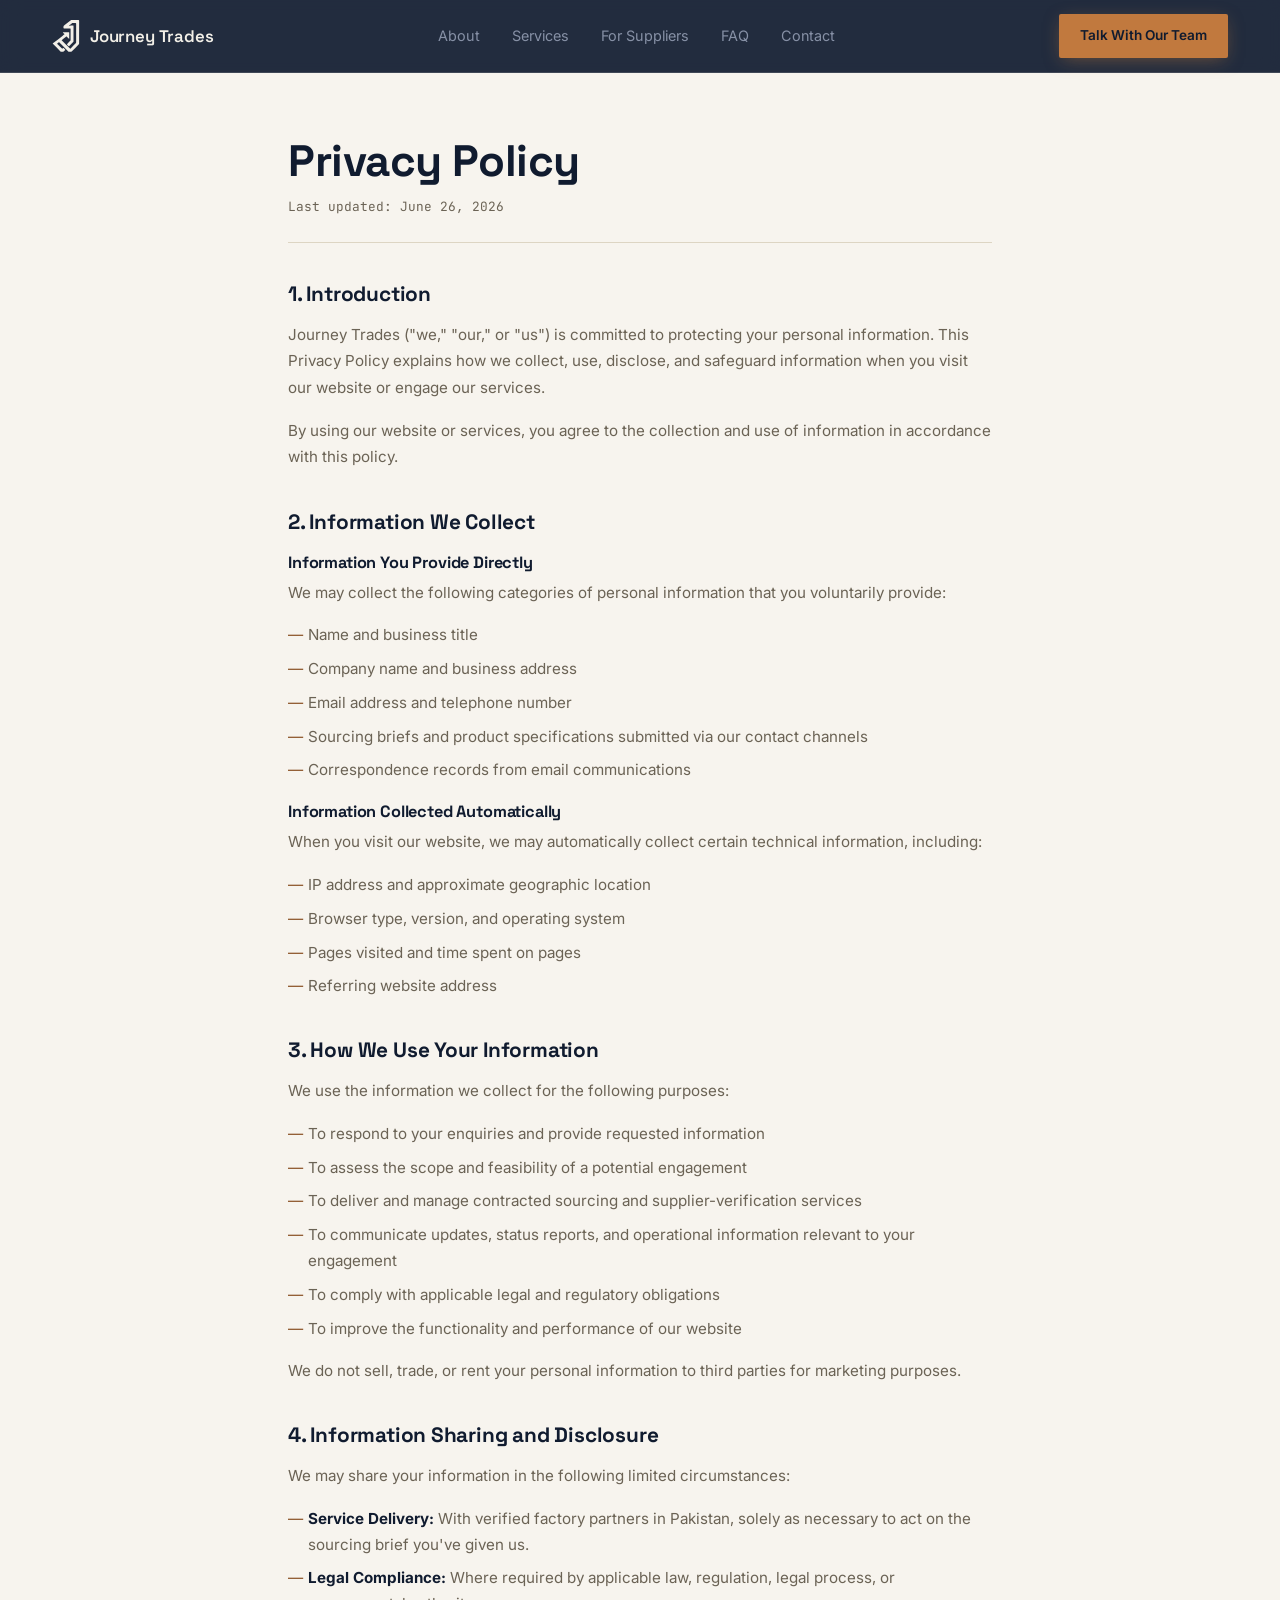
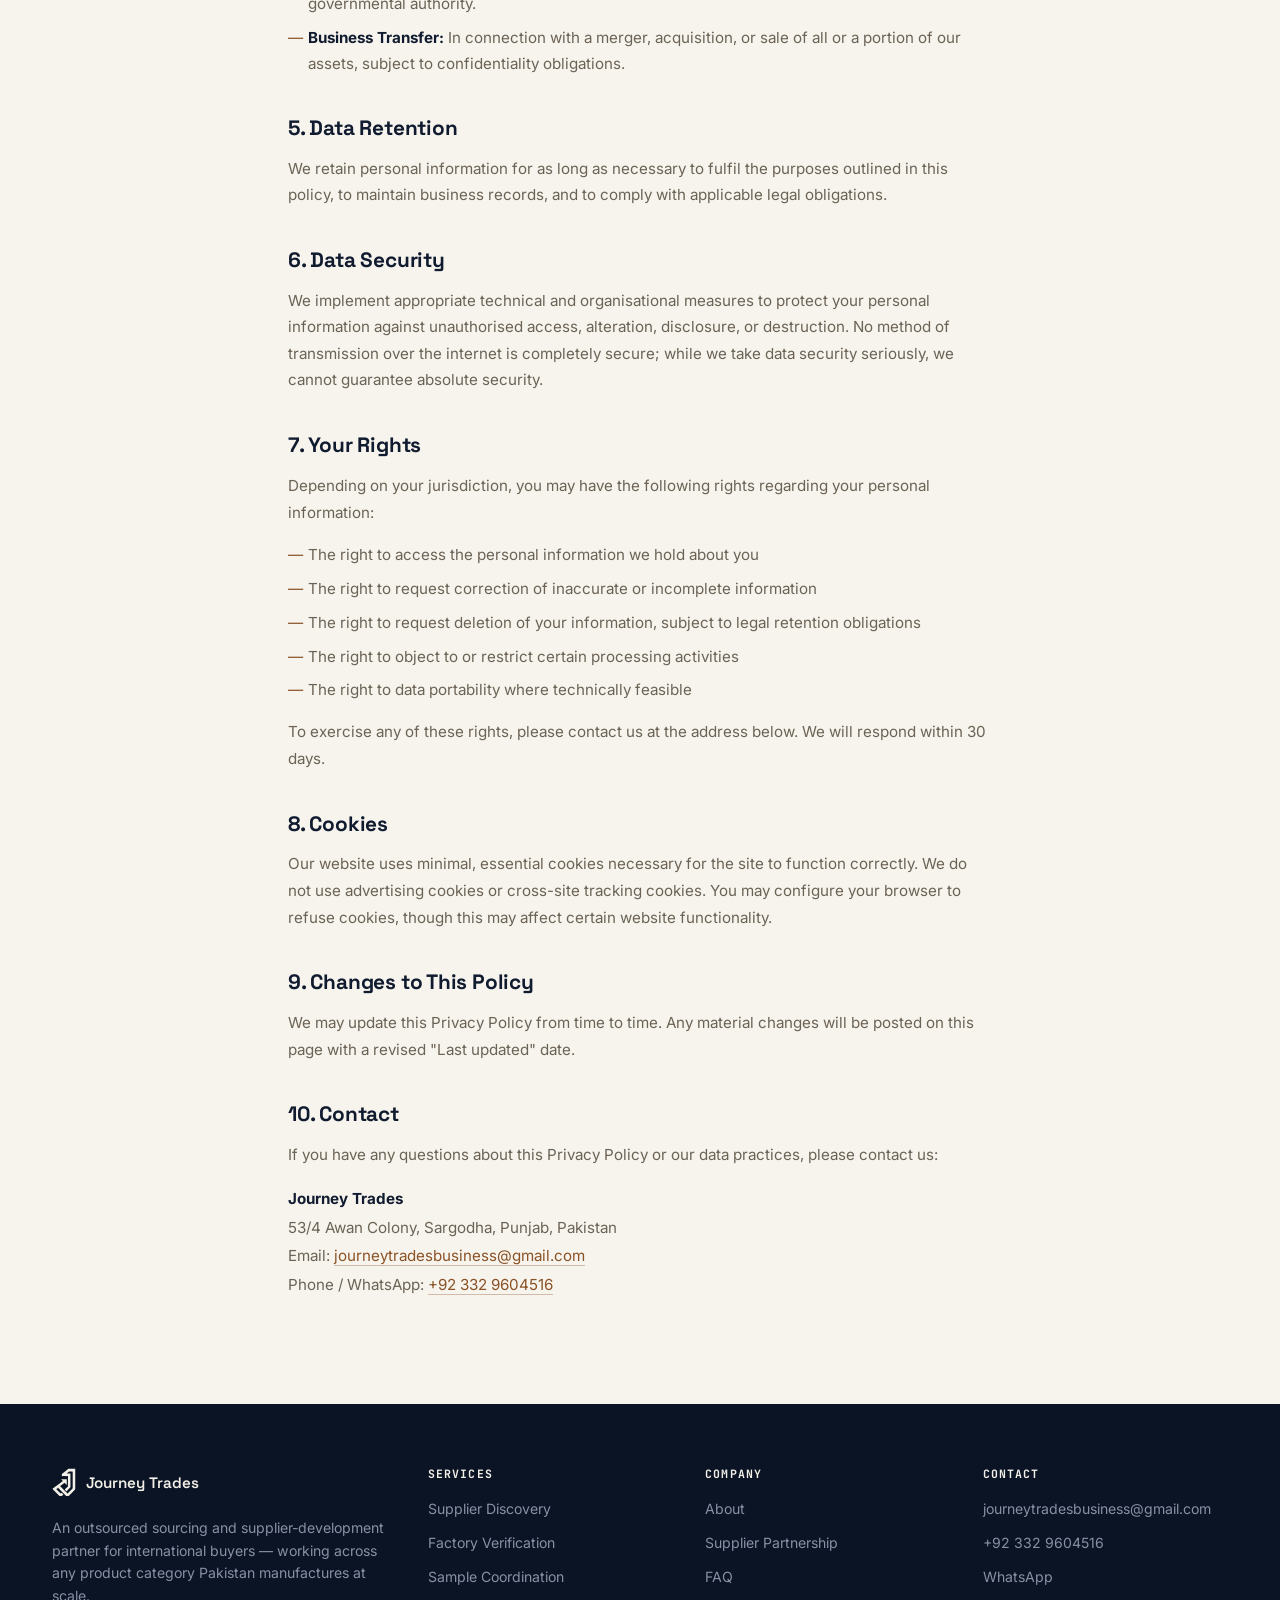
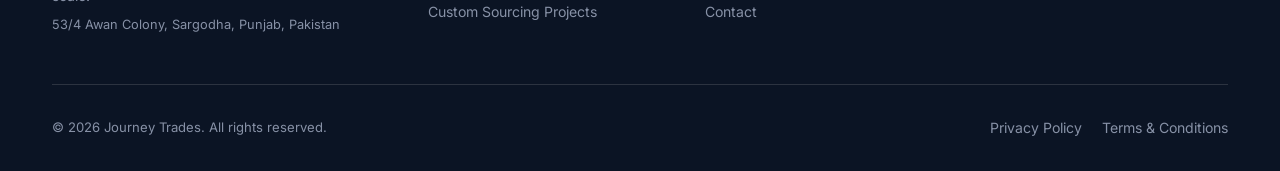
<file: privacy.html>
<!DOCTYPE html>
<html lang="en">
<head>
<meta charset="UTF-8">
<meta name="viewport" content="width=device-width, initial-scale=1.0">
<title>Privacy Policy — Journey Trades</title>
<meta name="description" content="Journey Trades privacy policy: how we collect, use, and protect your information.">
<link rel="preconnect" href="https://fonts.googleapis.com">
<link rel="preconnect" href="https://fonts.gstatic.com" crossorigin>
<link href="https://fonts.googleapis.com/css2?family=Space+Grotesk:wght@500;600;700&family=Inter:wght@400;500;600;700&family=JetBrains+Mono:wght@500;600&display=swap" rel="stylesheet">
<link rel="stylesheet" href="css/style.css">
</head>
<body>

<a href="#main" class="skip-link">Skip to main content</a>

<header>
  <nav class="nav" id="site-nav" aria-label="Main navigation">
    <div class="container nav__inner">
      <a href="/" class="nav__brand" aria-label="Journey Trades — Home">
        <span class="nav__mark" aria-hidden="true"><svg viewBox="381.33 122.94 254.98 306.00" xmlns="http://www.w3.org/2000/svg"><path fill="currentColor" d="M492.219360,255.719696 C487.970673,251.401764 483.965637,247.331940 479.997284,243.299408 C481.773834,241.290131 483.369568,241.736816 484.786346,241.733704 C500.950500,241.697998 517.115051,241.760742 533.278870,241.675629 C536.532776,241.658493 538.229919,242.593063 538.214355,246.176392 C538.138489,263.673279 538.195129,281.170685 538.187622,298.667908 C538.187256,299.475739 538.202148,300.349670 537.248962,300.984955 C535.290833,301.412384 534.532166,299.639404 533.427429,298.526733 C528.144592,293.205994 522.882629,287.864319 517.635010,282.508728 C516.017578,280.857971 514.525269,279.582428 512.106262,281.442688 C497.848846,292.407104 483.533447,303.296173 469.249542,314.226257 C469.011902,314.408142 468.924530,314.786438 468.872314,314.881500 C494.978088,340.527435 521.039734,366.130005 547.777771,392.397064 C550.860657,389.139160 555.244202,384.400482 559.742493,379.773346 C572.284668,366.872040 584.827454,353.970581 597.484985,341.183014 C600.006348,338.635864 601.158508,335.977844 601.152100,332.351929 C601.053955,276.360565 601.016846,220.368958 601.138489,164.377777 C601.148865,159.608215 599.744385,157.890137 594.889404,158.078583 C586.236511,158.414490 577.562073,158.185883 568.896851,158.221893 C567.082275,158.229431 565.195679,157.996155 563.598877,159.205017 C554.478271,166.109589 545.360718,173.018188 536.156189,179.990524 C537.889099,181.886978 539.625610,181.592804 541.217590,181.585632 C551.380310,181.539932 561.548218,181.598801 571.702759,181.267838 C575.767700,181.135345 577.372253,182.289490 577.363159,186.539581 C577.265991,232.199249 577.288330,277.859222 577.348022,323.519012 C577.351562,326.256561 576.355835,328.283813 574.530151,330.162781 C562.570923,342.470795 550.576233,354.745850 538.759583,367.189697 C536.109314,369.980621 534.418335,369.785675 531.954956,367.059418 C528.161133,362.860901 524.103699,358.885468 519.976135,355.009216 C517.406128,352.595734 517.024597,350.875061 519.827148,348.115173 C529.203430,338.881683 538.237244,329.301453 547.532532,319.984039 C549.837402,317.673645 550.729797,315.225372 550.720886,311.995819 C550.630432,279.167633 550.588562,246.338837 550.731201,213.511063 C550.749634,209.265808 549.271851,208.119171 545.238403,208.156525 C527.575867,208.320053 509.909210,208.088135 492.248108,208.314621 C487.396088,208.376831 485.508484,207.134674 485.556122,201.903229 C485.714783,184.478241 485.535400,184.493973 499.542938,173.908081 C517.348938,160.451614 535.152893,146.992111 552.895752,133.452637 C555.155579,131.728149 557.503235,130.980072 560.276611,130.983826 C581.106812,131.011978 601.937317,131.055344 622.766968,130.943924 C626.807556,130.922302 628.318054,132.323074 628.312683,136.488327 C628.223572,205.811172 628.248474,275.134186 628.276550,344.457153 C628.277588,346.911621 627.695251,348.962250 625.915466,350.777222 C604.217590,372.904419 582.559082,395.070221 560.886902,417.222687 C560.538513,417.578796 560.169983,417.923492 559.772217,418.221985 C554.971069,421.824646 533.644470,420.338440 529.401917,416.060669 C503.236969,389.678223 477.083954,363.283936 450.935394,336.885254 C445.846863,331.748047 445.846344,331.707733 440.229309,335.979370 C436.121277,339.103455 432.063232,342.293457 428.000671,345.476746 C427.767517,345.659454 427.695007,346.047119 427.432037,346.569000 C443.109436,361.708893 458.841797,376.901855 474.966919,392.474121 C476.721710,391.483978 478.832550,388.628113 481.294250,386.196716 C483.282410,384.233093 484.864899,384.271484 486.775757,386.243256 C491.181244,390.789246 495.623444,395.303986 500.180634,399.696655 C502.305176,401.744446 502.652954,403.499542 500.231781,405.450317 C499.845337,405.761688 499.527985,406.159149 499.180969,406.518982 C485.274841,420.939636 485.276093,420.915375 465.383636,419.879028 C462.577545,419.732819 460.314514,418.886597 458.288696,416.833862 C435.349701,393.589966 412.379608,370.376526 389.334137,347.238281 C386.774902,344.668762 386.963837,343.059631 389.784821,340.916809 C418.702850,318.951202 447.563599,296.910217 476.432800,274.880371 C482.764526,270.048645 489.066345,265.177734 495.222076,260.447754 C495.000000,258.157471 493.479034,257.229156 492.219360,255.719696 z"/></svg></span>
        <span class="nav__wordmark">Journey Trades</span>
      </a>
      <ul class="nav__links" role="list">
        <li><a href="/about" class="nav__link">About</a></li>
        <li><a href="/services" class="nav__link">Services</a></li>
        <li><a href="/suppliers" class="nav__link">For Suppliers</a></li>
        <li><a href="/faq" class="nav__link">FAQ</a></li>
        <li><a href="/contact" class="nav__link">Contact</a></li>
      </ul>
      <div class="nav__actions">
        <a href="/contact" class="btn btn--copper nav__cta">Talk With Our Team</a>
        <button class="nav__toggle" id="menu-toggle" aria-expanded="false" aria-controls="mobile-menu" aria-label="Open navigation menu">
          <span class="nav__toggle-bar"></span><span class="nav__toggle-bar"></span><span class="nav__toggle-bar"></span>
        </button>
      </div>
    </div>
    <div class="nav__mobile" id="mobile-menu" aria-hidden="true">
      <ul class="nav__mobile-links" role="list">
        <li><a href="/about" class="nav__mobile-link">About</a></li>
        <li><a href="/services" class="nav__mobile-link">Services</a></li>
        <li><a href="/suppliers" class="nav__mobile-link">For Suppliers</a></li>
        <li><a href="/faq" class="nav__mobile-link">FAQ</a></li>
        <li><a href="/contact" class="nav__mobile-link">Contact</a></li>
      </ul>
      <a href="/contact" class="btn btn--copper nav__mobile-cta">Talk With Our Team</a>
    </div>
  </nav>
</header>

<main id="main">

  <section class="legal-page">
    <div class="container">
      <article class="legal-content">
        <header class="legal-header">
          <h1>Privacy Policy</h1>
          <p class="legal-meta">Last updated: <time datetime="2026-06-26">June 26, 2026</time></p>
        </header>

        <section class="legal-section">
          <h2>1. Introduction</h2>
          <p>Journey Trades ("we," "our," or "us") is committed to protecting your personal information. This Privacy Policy explains how we collect, use, disclose, and safeguard information when you visit our website or engage our services.</p>
          <p>By using our website or services, you agree to the collection and use of information in accordance with this policy.</p>
        </section>

        <section class="legal-section">
          <h2>2. Information We Collect</h2>
          <h3>Information You Provide Directly</h3>
          <p>We may collect the following categories of personal information that you voluntarily provide:</p>
          <ul>
            <li>Name and business title</li>
            <li>Company name and business address</li>
            <li>Email address and telephone number</li>
            <li>Sourcing briefs and product specifications submitted via our contact channels</li>
            <li>Correspondence records from email communications</li>
          </ul>
          <h3>Information Collected Automatically</h3>
          <p>When you visit our website, we may automatically collect certain technical information, including:</p>
          <ul>
            <li>IP address and approximate geographic location</li>
            <li>Browser type, version, and operating system</li>
            <li>Pages visited and time spent on pages</li>
            <li>Referring website address</li>
          </ul>
        </section>

        <section class="legal-section">
          <h2>3. How We Use Your Information</h2>
          <p>We use the information we collect for the following purposes:</p>
          <ul>
            <li>To respond to your enquiries and provide requested information</li>
            <li>To assess the scope and feasibility of a potential engagement</li>
            <li>To deliver and manage contracted sourcing and supplier-verification services</li>
            <li>To communicate updates, status reports, and operational information relevant to your engagement</li>
            <li>To comply with applicable legal and regulatory obligations</li>
            <li>To improve the functionality and performance of our website</li>
          </ul>
          <p>We do not sell, trade, or rent your personal information to third parties for marketing purposes.</p>
        </section>

        <section class="legal-section">
          <h2>4. Information Sharing and Disclosure</h2>
          <p>We may share your information in the following limited circumstances:</p>
          <ul>
            <li><strong>Service Delivery:</strong> With verified factory partners in Pakistan, solely as necessary to act on the sourcing brief you've given us.</li>
            <li><strong>Legal Compliance:</strong> Where required by applicable law, regulation, legal process, or governmental authority.</li>
            <li><strong>Business Transfer:</strong> In connection with a merger, acquisition, or sale of all or a portion of our assets, subject to confidentiality obligations.</li>
          </ul>
        </section>

        <section class="legal-section">
          <h2>5. Data Retention</h2>
          <p>We retain personal information for as long as necessary to fulfil the purposes outlined in this policy, to maintain business records, and to comply with applicable legal obligations.</p>
        </section>

        <section class="legal-section">
          <h2>6. Data Security</h2>
          <p>We implement appropriate technical and organisational measures to protect your personal information against unauthorised access, alteration, disclosure, or destruction. No method of transmission over the internet is completely secure; while we take data security seriously, we cannot guarantee absolute security.</p>
        </section>

        <section class="legal-section">
          <h2>7. Your Rights</h2>
          <p>Depending on your jurisdiction, you may have the following rights regarding your personal information:</p>
          <ul>
            <li>The right to access the personal information we hold about you</li>
            <li>The right to request correction of inaccurate or incomplete information</li>
            <li>The right to request deletion of your information, subject to legal retention obligations</li>
            <li>The right to object to or restrict certain processing activities</li>
            <li>The right to data portability where technically feasible</li>
          </ul>
          <p>To exercise any of these rights, please contact us at the address below. We will respond within 30 days.</p>
        </section>

        <section class="legal-section">
          <h2>8. Cookies</h2>
          <p>Our website uses minimal, essential cookies necessary for the site to function correctly. We do not use advertising cookies or cross-site tracking cookies. You may configure your browser to refuse cookies, though this may affect certain website functionality.</p>
        </section>

        <section class="legal-section">
          <h2>9. Changes to This Policy</h2>
          <p>We may update this Privacy Policy from time to time. Any material changes will be posted on this page with a revised "Last updated" date.</p>
        </section>

        <section class="legal-section">
          <h2>10. Contact</h2>
          <p>If you have any questions about this Privacy Policy or our data practices, please contact us:</p>
          <address>
            <strong>Journey Trades</strong><br>
            53/4 Awan Colony, Sargodha, Punjab, Pakistan<br>
            Email: <a href="mailto:journeytradesbusiness@gmail.com">journeytradesbusiness@gmail.com</a><br>
            Phone / WhatsApp: <a href="tel:+923329604516">+92 332 9604516</a>
          </address>
        </section>
      </article>
    </div>
  </section>

</main>

<footer class="footer">
  <div class="container">
    <div class="footer__inner">
      <div>
        <a href="/" class="footer__mark">
          <span class="footer__mark-icon"><svg viewBox="381.33 122.94 254.98 306.00" xmlns="http://www.w3.org/2000/svg"><path fill="currentColor" d="M492.219360,255.719696 C487.970673,251.401764 483.965637,247.331940 479.997284,243.299408 C481.773834,241.290131 483.369568,241.736816 484.786346,241.733704 C500.950500,241.697998 517.115051,241.760742 533.278870,241.675629 C536.532776,241.658493 538.229919,242.593063 538.214355,246.176392 C538.138489,263.673279 538.195129,281.170685 538.187622,298.667908 C538.187256,299.475739 538.202148,300.349670 537.248962,300.984955 C535.290833,301.412384 534.532166,299.639404 533.427429,298.526733 C528.144592,293.205994 522.882629,287.864319 517.635010,282.508728 C516.017578,280.857971 514.525269,279.582428 512.106262,281.442688 C497.848846,292.407104 483.533447,303.296173 469.249542,314.226257 C469.011902,314.408142 468.924530,314.786438 468.872314,314.881500 C494.978088,340.527435 521.039734,366.130005 547.777771,392.397064 C550.860657,389.139160 555.244202,384.400482 559.742493,379.773346 C572.284668,366.872040 584.827454,353.970581 597.484985,341.183014 C600.006348,338.635864 601.158508,335.977844 601.152100,332.351929 C601.053955,276.360565 601.016846,220.368958 601.138489,164.377777 C601.148865,159.608215 599.744385,157.890137 594.889404,158.078583 C586.236511,158.414490 577.562073,158.185883 568.896851,158.221893 C567.082275,158.229431 565.195679,157.996155 563.598877,159.205017 C554.478271,166.109589 545.360718,173.018188 536.156189,179.990524 C537.889099,181.886978 539.625610,181.592804 541.217590,181.585632 C551.380310,181.539932 561.548218,181.598801 571.702759,181.267838 C575.767700,181.135345 577.372253,182.289490 577.363159,186.539581 C577.265991,232.199249 577.288330,277.859222 577.348022,323.519012 C577.351562,326.256561 576.355835,328.283813 574.530151,330.162781 C562.570923,342.470795 550.576233,354.745850 538.759583,367.189697 C536.109314,369.980621 534.418335,369.785675 531.954956,367.059418 C528.161133,362.860901 524.103699,358.885468 519.976135,355.009216 C517.406128,352.595734 517.024597,350.875061 519.827148,348.115173 C529.203430,338.881683 538.237244,329.301453 547.532532,319.984039 C549.837402,317.673645 550.729797,315.225372 550.720886,311.995819 C550.630432,279.167633 550.588562,246.338837 550.731201,213.511063 C550.749634,209.265808 549.271851,208.119171 545.238403,208.156525 C527.575867,208.320053 509.909210,208.088135 492.248108,208.314621 C487.396088,208.376831 485.508484,207.134674 485.556122,201.903229 C485.714783,184.478241 485.535400,184.493973 499.542938,173.908081 C517.348938,160.451614 535.152893,146.992111 552.895752,133.452637 C555.155579,131.728149 557.503235,130.980072 560.276611,130.983826 C581.106812,131.011978 601.937317,131.055344 622.766968,130.943924 C626.807556,130.922302 628.318054,132.323074 628.312683,136.488327 C628.223572,205.811172 628.248474,275.134186 628.276550,344.457153 C628.277588,346.911621 627.695251,348.962250 625.915466,350.777222 C604.217590,372.904419 582.559082,395.070221 560.886902,417.222687 C560.538513,417.578796 560.169983,417.923492 559.772217,418.221985 C554.971069,421.824646 533.644470,420.338440 529.401917,416.060669 C503.236969,389.678223 477.083954,363.283936 450.935394,336.885254 C445.846863,331.748047 445.846344,331.707733 440.229309,335.979370 C436.121277,339.103455 432.063232,342.293457 428.000671,345.476746 C427.767517,345.659454 427.695007,346.047119 427.432037,346.569000 C443.109436,361.708893 458.841797,376.901855 474.966919,392.474121 C476.721710,391.483978 478.832550,388.628113 481.294250,386.196716 C483.282410,384.233093 484.864899,384.271484 486.775757,386.243256 C491.181244,390.789246 495.623444,395.303986 500.180634,399.696655 C502.305176,401.744446 502.652954,403.499542 500.231781,405.450317 C499.845337,405.761688 499.527985,406.159149 499.180969,406.518982 C485.274841,420.939636 485.276093,420.915375 465.383636,419.879028 C462.577545,419.732819 460.314514,418.886597 458.288696,416.833862 C435.349701,393.589966 412.379608,370.376526 389.334137,347.238281 C386.774902,344.668762 386.963837,343.059631 389.784821,340.916809 C418.702850,318.951202 447.563599,296.910217 476.432800,274.880371 C482.764526,270.048645 489.066345,265.177734 495.222076,260.447754 C495.000000,258.157471 493.479034,257.229156 492.219360,255.719696 z"/></svg></span>
          <span class="footer__wordmark">Journey Trades</span>
        </a>
        <p class="footer__tagline">An outsourced sourcing and supplier-development partner for international buyers — working across any product category Pakistan manufactures at scale.</p>
        <p class="footer__tagline" style="margin-top:8px; font-size:0.8rem;">53/4 Awan Colony, Sargodha, Punjab, Pakistan</p>
      </div>
      <nav class="footer__col" aria-label="Services">
        <h3 class="footer__col-title">Services</h3>
        <ul class="footer__links" role="list">
          <li><a href="/services" class="footer__link">Supplier Discovery</a></li>
          <li><a href="/services" class="footer__link">Factory Verification</a></li>
          <li><a href="/services" class="footer__link">Sample Coordination</a></li>
          <li><a href="/services" class="footer__link">Custom Sourcing Projects</a></li>
        </ul>
      </nav>
      <nav class="footer__col" aria-label="Company">
        <h3 class="footer__col-title">Company</h3>
        <ul class="footer__links" role="list">
          <li><a href="/about" class="footer__link">About</a></li>
          <li><a href="/suppliers" class="footer__link">Supplier Partnership</a></li>
          <li><a href="/faq" class="footer__link">FAQ</a></li>
          <li><a href="/contact" class="footer__link">Contact</a></li>
        </ul>
      </nav>
      <div class="footer__col">
        <h3 class="footer__col-title">Contact</h3>
        <ul class="footer__links" role="list">
          <li><a href="mailto:journeytradesbusiness@gmail.com" class="footer__link">journeytradesbusiness@gmail.com</a></li>
          <li><a href="tel:+923329604516" class="footer__link">+92 332 9604516</a></li>
          <li><a href="https://wa.me/923329604516" class="footer__link" target="_blank" rel="noopener">WhatsApp</a></li>
        </ul>
      </div>
    </div>
    <hr class="footer__divider">
    <div class="footer__bottom">
      <p>&copy; <span id="footer-year">2026</span> Journey Trades. All rights reserved.</p>
      <nav class="footer__legal-links" aria-label="Legal">
        <a href="/privacy" class="footer__link">Privacy Policy</a>
        <a href="/terms" class="footer__link">Terms &amp; Conditions</a>
      </nav>
    </div>
  </div>
</footer>

<script src="js/main.js"></script>
</body>
</html>
</file>
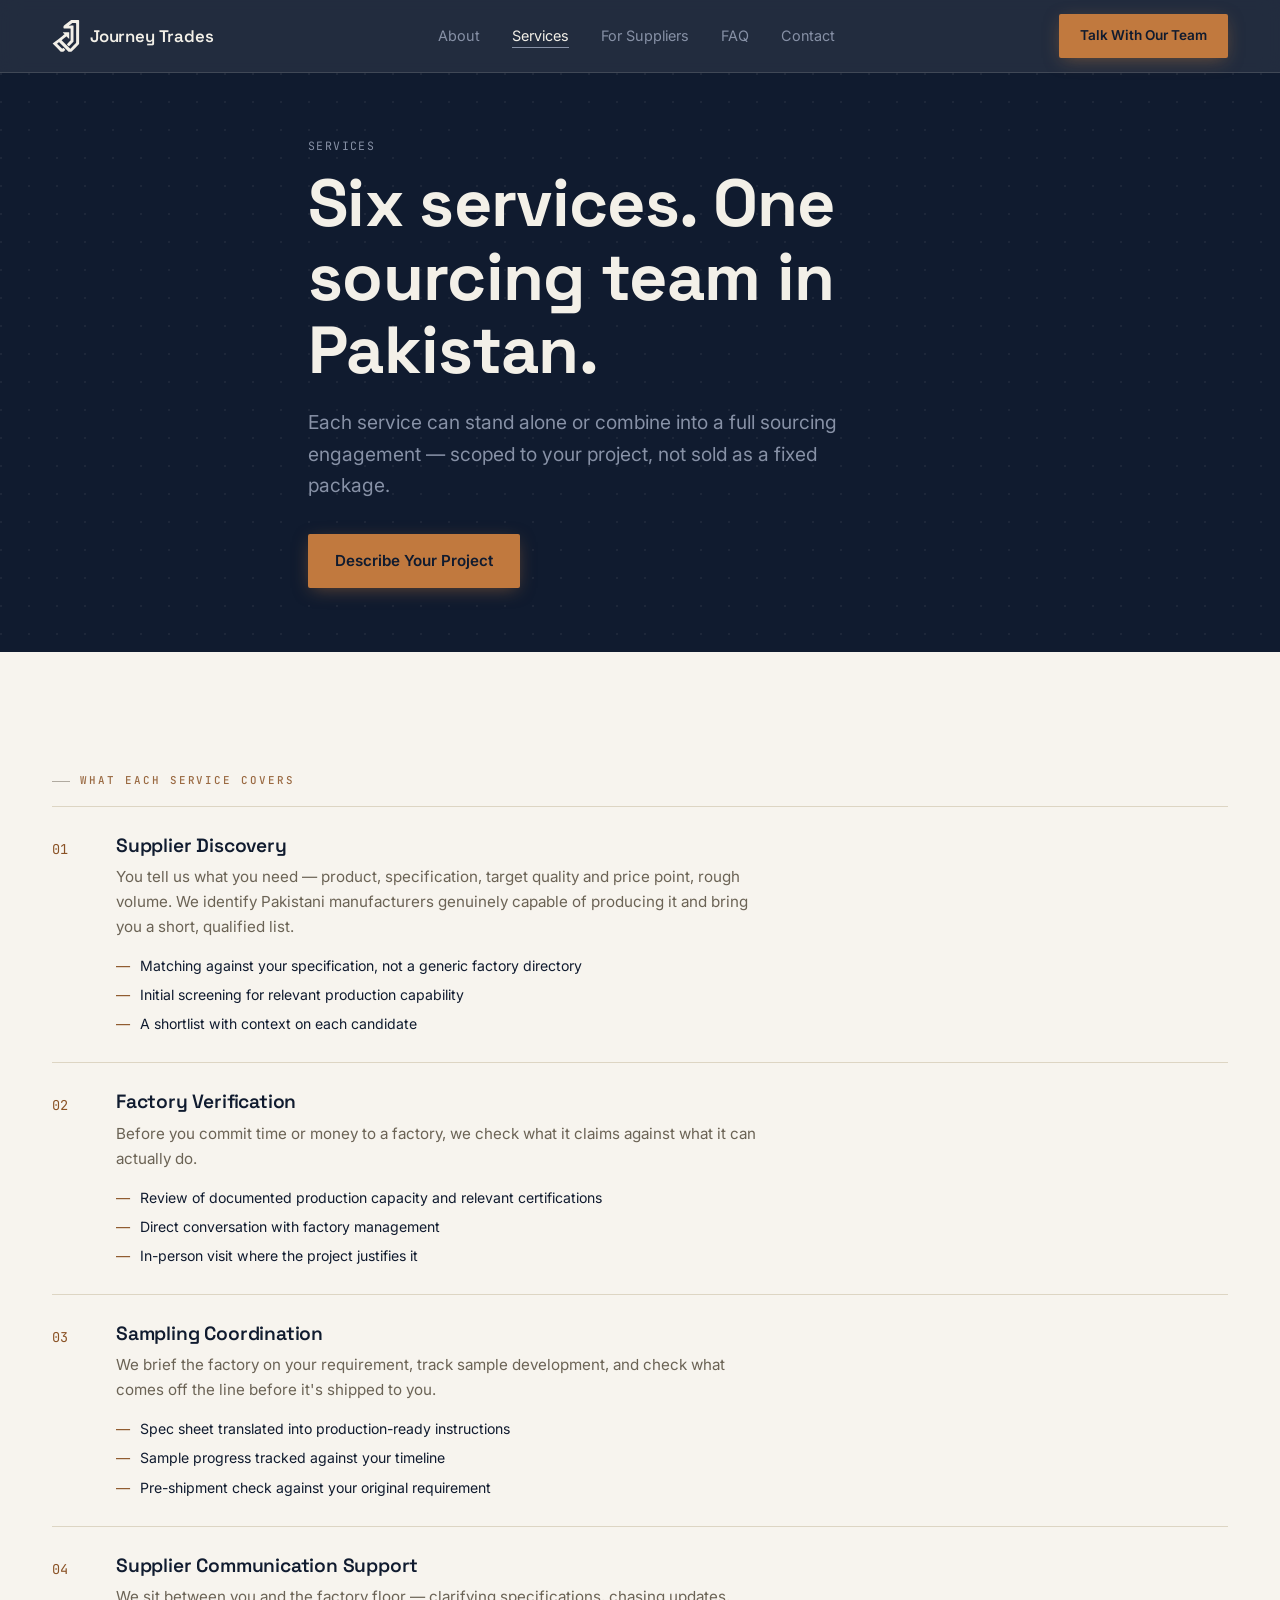
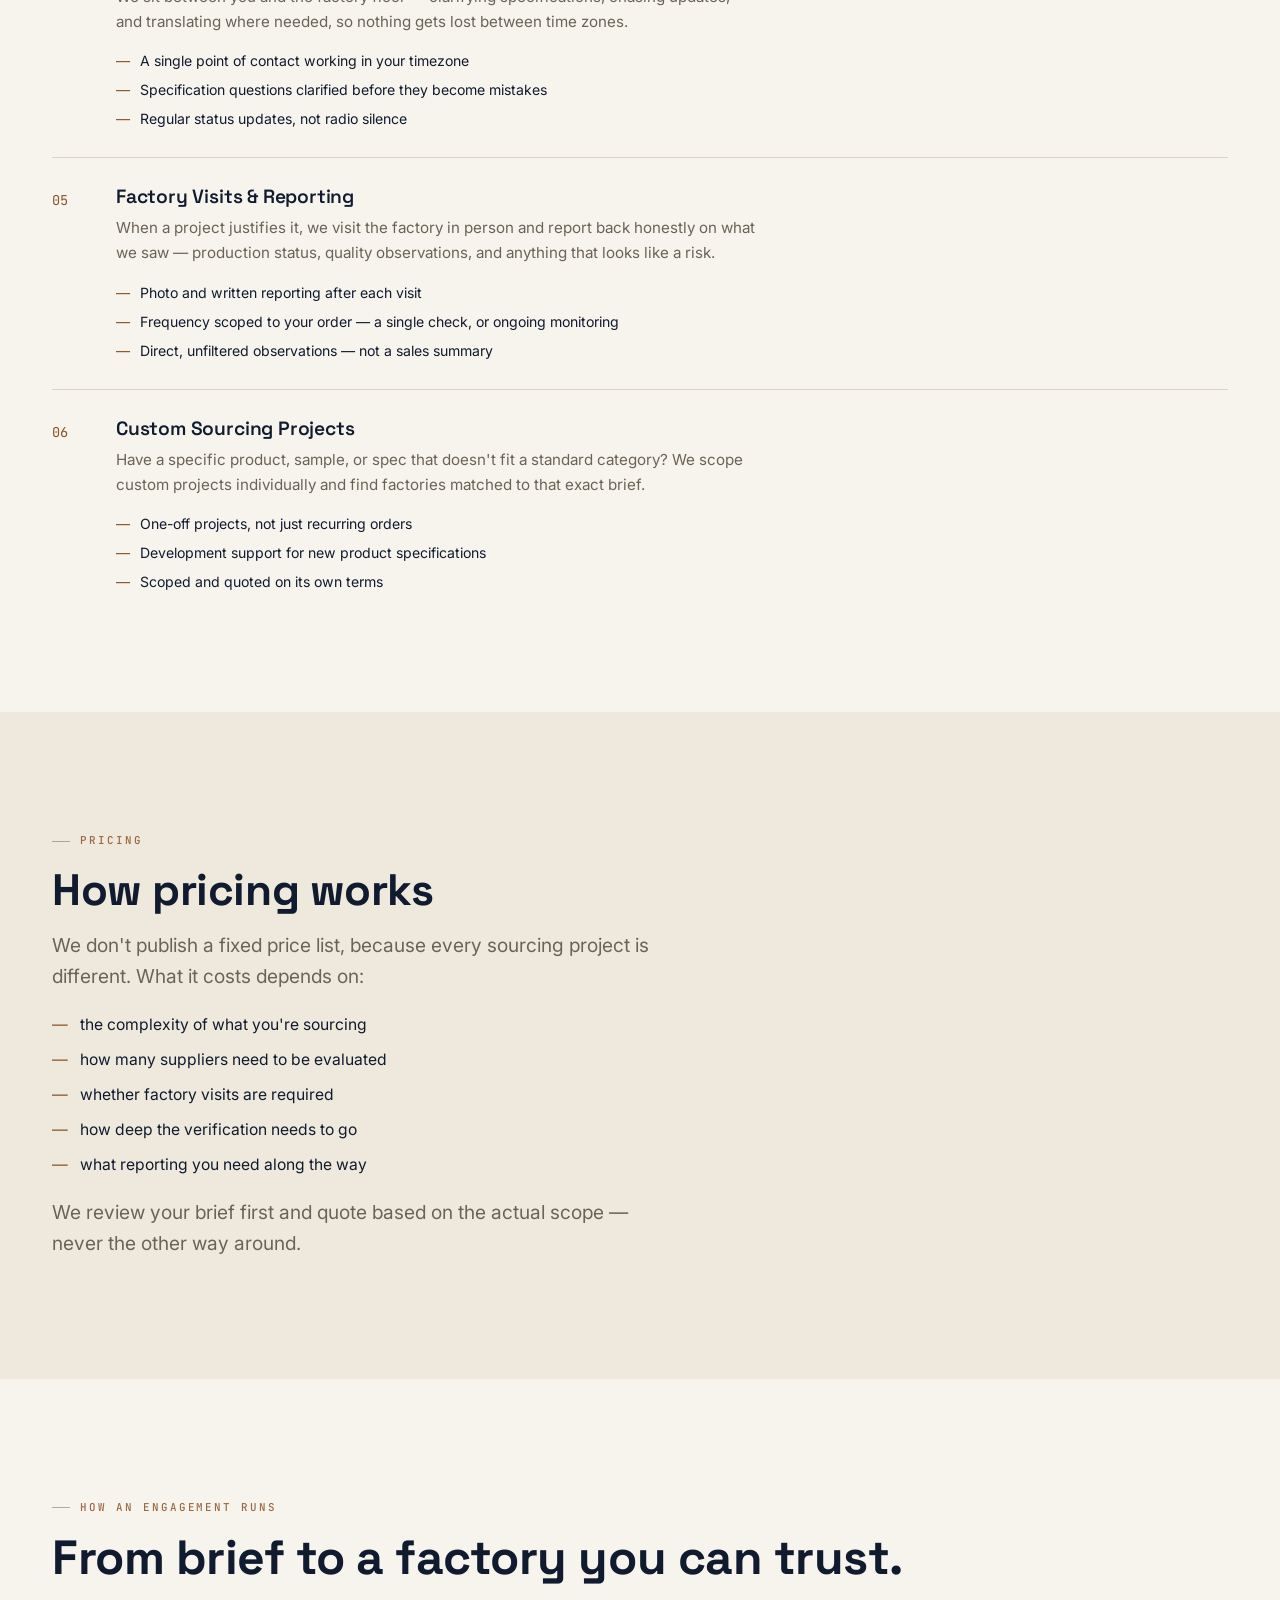
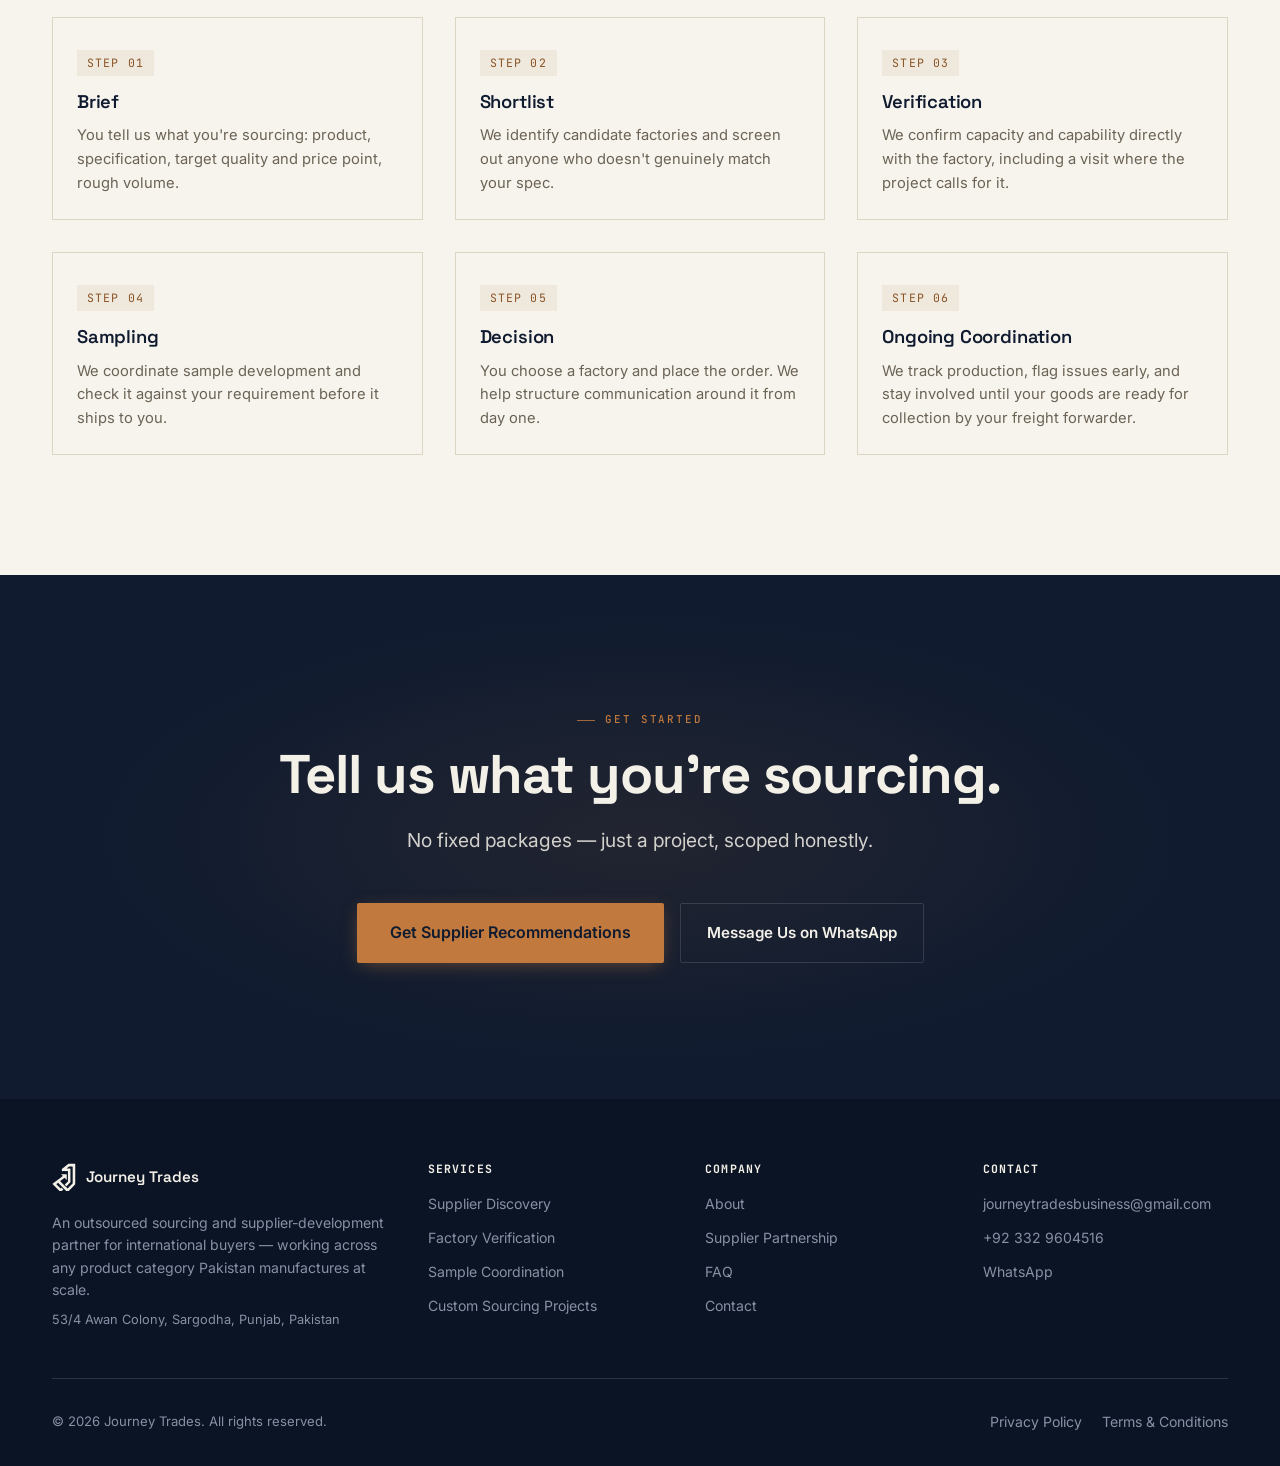
<file: services.html>
<!DOCTYPE html>
<html lang="en">
<head>
<meta charset="UTF-8">
<meta name="viewport" content="width=device-width, initial-scale=1.0">
<title>Services — Journey Trades</title>
<meta name="description" content="Six sourcing services in Pakistan: supplier discovery, factory verification, sampling coordination, communication support, factory visits, and custom sourcing projects.">
<link rel="preconnect" href="https://fonts.googleapis.com">
<link rel="preconnect" href="https://fonts.gstatic.com" crossorigin>
<link href="https://fonts.googleapis.com/css2?family=Space+Grotesk:wght@500;600;700&family=Inter:wght@400;500;600;700&family=JetBrains+Mono:wght@500;600&display=swap" rel="stylesheet">
<link rel="stylesheet" href="css/style.css">
</head>
<body>

<a href="#main" class="skip-link">Skip to main content</a>

<header>
  <nav class="nav" id="site-nav" aria-label="Main navigation">
    <div class="container nav__inner">
      <a href="/" class="nav__brand" aria-label="Journey Trades — Home">
        <span class="nav__mark" aria-hidden="true"><svg viewBox="381.33 122.94 254.98 306.00" xmlns="http://www.w3.org/2000/svg"><path fill="currentColor" d="M492.219360,255.719696 C487.970673,251.401764 483.965637,247.331940 479.997284,243.299408 C481.773834,241.290131 483.369568,241.736816 484.786346,241.733704 C500.950500,241.697998 517.115051,241.760742 533.278870,241.675629 C536.532776,241.658493 538.229919,242.593063 538.214355,246.176392 C538.138489,263.673279 538.195129,281.170685 538.187622,298.667908 C538.187256,299.475739 538.202148,300.349670 537.248962,300.984955 C535.290833,301.412384 534.532166,299.639404 533.427429,298.526733 C528.144592,293.205994 522.882629,287.864319 517.635010,282.508728 C516.017578,280.857971 514.525269,279.582428 512.106262,281.442688 C497.848846,292.407104 483.533447,303.296173 469.249542,314.226257 C469.011902,314.408142 468.924530,314.786438 468.872314,314.881500 C494.978088,340.527435 521.039734,366.130005 547.777771,392.397064 C550.860657,389.139160 555.244202,384.400482 559.742493,379.773346 C572.284668,366.872040 584.827454,353.970581 597.484985,341.183014 C600.006348,338.635864 601.158508,335.977844 601.152100,332.351929 C601.053955,276.360565 601.016846,220.368958 601.138489,164.377777 C601.148865,159.608215 599.744385,157.890137 594.889404,158.078583 C586.236511,158.414490 577.562073,158.185883 568.896851,158.221893 C567.082275,158.229431 565.195679,157.996155 563.598877,159.205017 C554.478271,166.109589 545.360718,173.018188 536.156189,179.990524 C537.889099,181.886978 539.625610,181.592804 541.217590,181.585632 C551.380310,181.539932 561.548218,181.598801 571.702759,181.267838 C575.767700,181.135345 577.372253,182.289490 577.363159,186.539581 C577.265991,232.199249 577.288330,277.859222 577.348022,323.519012 C577.351562,326.256561 576.355835,328.283813 574.530151,330.162781 C562.570923,342.470795 550.576233,354.745850 538.759583,367.189697 C536.109314,369.980621 534.418335,369.785675 531.954956,367.059418 C528.161133,362.860901 524.103699,358.885468 519.976135,355.009216 C517.406128,352.595734 517.024597,350.875061 519.827148,348.115173 C529.203430,338.881683 538.237244,329.301453 547.532532,319.984039 C549.837402,317.673645 550.729797,315.225372 550.720886,311.995819 C550.630432,279.167633 550.588562,246.338837 550.731201,213.511063 C550.749634,209.265808 549.271851,208.119171 545.238403,208.156525 C527.575867,208.320053 509.909210,208.088135 492.248108,208.314621 C487.396088,208.376831 485.508484,207.134674 485.556122,201.903229 C485.714783,184.478241 485.535400,184.493973 499.542938,173.908081 C517.348938,160.451614 535.152893,146.992111 552.895752,133.452637 C555.155579,131.728149 557.503235,130.980072 560.276611,130.983826 C581.106812,131.011978 601.937317,131.055344 622.766968,130.943924 C626.807556,130.922302 628.318054,132.323074 628.312683,136.488327 C628.223572,205.811172 628.248474,275.134186 628.276550,344.457153 C628.277588,346.911621 627.695251,348.962250 625.915466,350.777222 C604.217590,372.904419 582.559082,395.070221 560.886902,417.222687 C560.538513,417.578796 560.169983,417.923492 559.772217,418.221985 C554.971069,421.824646 533.644470,420.338440 529.401917,416.060669 C503.236969,389.678223 477.083954,363.283936 450.935394,336.885254 C445.846863,331.748047 445.846344,331.707733 440.229309,335.979370 C436.121277,339.103455 432.063232,342.293457 428.000671,345.476746 C427.767517,345.659454 427.695007,346.047119 427.432037,346.569000 C443.109436,361.708893 458.841797,376.901855 474.966919,392.474121 C476.721710,391.483978 478.832550,388.628113 481.294250,386.196716 C483.282410,384.233093 484.864899,384.271484 486.775757,386.243256 C491.181244,390.789246 495.623444,395.303986 500.180634,399.696655 C502.305176,401.744446 502.652954,403.499542 500.231781,405.450317 C499.845337,405.761688 499.527985,406.159149 499.180969,406.518982 C485.274841,420.939636 485.276093,420.915375 465.383636,419.879028 C462.577545,419.732819 460.314514,418.886597 458.288696,416.833862 C435.349701,393.589966 412.379608,370.376526 389.334137,347.238281 C386.774902,344.668762 386.963837,343.059631 389.784821,340.916809 C418.702850,318.951202 447.563599,296.910217 476.432800,274.880371 C482.764526,270.048645 489.066345,265.177734 495.222076,260.447754 C495.000000,258.157471 493.479034,257.229156 492.219360,255.719696 z"/></svg></span>
        <span class="nav__wordmark">Journey Trades</span>
      </a>
      <ul class="nav__links" role="list">
        <li><a href="/about" class="nav__link">About</a></li>
        <li><a href="/services" class="nav__link" aria-current="page">Services</a></li>
        <li><a href="/suppliers" class="nav__link">For Suppliers</a></li>
        <li><a href="/faq" class="nav__link">FAQ</a></li>
        <li><a href="/contact" class="nav__link">Contact</a></li>
      </ul>
      <div class="nav__actions">
        <a href="/contact" class="btn btn--copper nav__cta">Talk With Our Team</a>
        <button class="nav__toggle" id="menu-toggle" aria-expanded="false" aria-controls="mobile-menu" aria-label="Open navigation menu">
          <span class="nav__toggle-bar"></span><span class="nav__toggle-bar"></span><span class="nav__toggle-bar"></span>
        </button>
      </div>
    </div>
    <div class="nav__mobile" id="mobile-menu" aria-hidden="true">
      <ul class="nav__mobile-links" role="list">
        <li><a href="/about" class="nav__mobile-link">About</a></li>
        <li><a href="/services" class="nav__mobile-link" aria-current="page">Services</a></li>
        <li><a href="/suppliers" class="nav__mobile-link">For Suppliers</a></li>
        <li><a href="/faq" class="nav__mobile-link">FAQ</a></li>
        <li><a href="/contact" class="nav__mobile-link">Contact</a></li>
      </ul>
      <a href="/contact" class="btn btn--copper nav__mobile-cta">Talk With Our Team</a>
    </div>
  </nav>
</header>

<main id="main">

  <!-- PAGE HEADER -->
  <section class="page-header">
    <div class="container page-header__inner">
      <div class="page-header__kicker">Services</div>
      <h1 class="page-header__title">Six services. One sourcing team in Pakistan.</h1>
      <p class="page-header__lead">Each service can stand alone or combine into a full sourcing engagement — scoped to your project, not sold as a fixed package.</p>
      <div class="page-header__actions">
        <a href="/contact" class="btn btn--copper">Describe Your Project</a>
      </div>
    </div>
  </section>

  <!-- WHAT EACH SERVICE COVERS -->
  <section class="section">
    <div class="container">
      <div class="fade-up" style="margin-bottom:var(--space-8);">
        <div class="eyebrow eyebrow--dark">What each service covers</div>
      </div>

      <div class="detail fade-up">
        <span class="detail__num">01</span>
        <div>
          <h3 class="detail__name">Supplier Discovery</h3>
          <p class="detail__desc">You tell us what you need — product, specification, target quality and price point, rough volume. We identify Pakistani manufacturers genuinely capable of producing it and bring you a short, qualified list.</p>
          <div class="detail__points">
            <span class="detail__point">Matching against your specification, not a generic factory directory</span>
            <span class="detail__point">Initial screening for relevant production capability</span>
            <span class="detail__point">A shortlist with context on each candidate</span>
          </div>
        </div>
      </div>

      <div class="detail fade-up">
        <span class="detail__num">02</span>
        <div>
          <h3 class="detail__name">Factory Verification</h3>
          <p class="detail__desc">Before you commit time or money to a factory, we check what it claims against what it can actually do.</p>
          <div class="detail__points">
            <span class="detail__point">Review of documented production capacity and relevant certifications</span>
            <span class="detail__point">Direct conversation with factory management</span>
            <span class="detail__point">In-person visit where the project justifies it</span>
          </div>
        </div>
      </div>

      <div class="detail fade-up">
        <span class="detail__num">03</span>
        <div>
          <h3 class="detail__name">Sampling Coordination</h3>
          <p class="detail__desc">We brief the factory on your requirement, track sample development, and check what comes off the line before it's shipped to you.</p>
          <div class="detail__points">
            <span class="detail__point">Spec sheet translated into production-ready instructions</span>
            <span class="detail__point">Sample progress tracked against your timeline</span>
            <span class="detail__point">Pre-shipment check against your original requirement</span>
          </div>
        </div>
      </div>

      <div class="detail fade-up">
        <span class="detail__num">04</span>
        <div>
          <h3 class="detail__name">Supplier Communication Support</h3>
          <p class="detail__desc">We sit between you and the factory floor — clarifying specifications, chasing updates, and translating where needed, so nothing gets lost between time zones.</p>
          <div class="detail__points">
            <span class="detail__point">A single point of contact working in your timezone</span>
            <span class="detail__point">Specification questions clarified before they become mistakes</span>
            <span class="detail__point">Regular status updates, not radio silence</span>
          </div>
        </div>
      </div>

      <div class="detail fade-up">
        <span class="detail__num">05</span>
        <div>
          <h3 class="detail__name">Factory Visits &amp; Reporting</h3>
          <p class="detail__desc">When a project justifies it, we visit the factory in person and report back honestly on what we saw — production status, quality observations, and anything that looks like a risk.</p>
          <div class="detail__points">
            <span class="detail__point">Photo and written reporting after each visit</span>
            <span class="detail__point">Frequency scoped to your order — a single check, or ongoing monitoring</span>
            <span class="detail__point">Direct, unfiltered observations — not a sales summary</span>
          </div>
        </div>
      </div>

      <div class="detail fade-up">
        <span class="detail__num">06</span>
        <div>
          <h3 class="detail__name">Custom Sourcing Projects</h3>
          <p class="detail__desc">Have a specific product, sample, or spec that doesn't fit a standard category? We scope custom projects individually and find factories matched to that exact brief.</p>
          <div class="detail__points">
            <span class="detail__point">One-off projects, not just recurring orders</span>
            <span class="detail__point">Development support for new product specifications</span>
            <span class="detail__point">Scoped and quoted on its own terms</span>
          </div>
        </div>
      </div>
    </div>
  </section>

  <!-- PRICING -->
  <section class="section markets">
    <div class="container">
      <div class="fade-up" style="max-width:38rem;">
        <div class="eyebrow eyebrow--dark">Pricing</div>
        <h2 class="markets__title">How pricing works</h2>
        <p class="markets__sub">We don't publish a fixed price list, because every sourcing project is different. What it costs depends on:</p>
        <ul class="factor-list">
          <li>the complexity of what you're sourcing</li>
          <li>how many suppliers need to be evaluated</li>
          <li>whether factory visits are required</li>
          <li>how deep the verification needs to go</li>
          <li>what reporting you need along the way</li>
        </ul>
        <p class="markets__sub" style="margin-top:var(--space-20);">We review your brief first and quote based on the actual scope — never the other way around.</p>
      </div>
    </div>
  </section>

  <!-- HOW AN ENGAGEMENT RUNS -->
  <section class="section">
    <div class="container">
      <div class="fade-up">
        <div class="eyebrow eyebrow--dark">How an engagement runs</div>
        <h2 class="section-head__title" style="margin-bottom:0;">From brief to a factory you can trust.</h2>
      </div>
      <div class="process__steps process__steps--six">
        <div class="step fade-up"><span class="step__num">STEP 01</span><h3 class="step__name">Brief</h3><p class="step__desc">You tell us what you're sourcing: product, specification, target quality and price point, rough volume.</p></div>
        <div class="step fade-up" style="transition-delay:60ms"><span class="step__num">STEP 02</span><h3 class="step__name">Shortlist</h3><p class="step__desc">We identify candidate factories and screen out anyone who doesn't genuinely match your spec.</p></div>
        <div class="step fade-up" style="transition-delay:120ms"><span class="step__num">STEP 03</span><h3 class="step__name">Verification</h3><p class="step__desc">We confirm capacity and capability directly with the factory, including a visit where the project calls for it.</p></div>
        <div class="step fade-up" style="transition-delay:180ms"><span class="step__num">STEP 04</span><h3 class="step__name">Sampling</h3><p class="step__desc">We coordinate sample development and check it against your requirement before it ships to you.</p></div>
        <div class="step fade-up" style="transition-delay:240ms"><span class="step__num">STEP 05</span><h3 class="step__name">Decision</h3><p class="step__desc">You choose a factory and place the order. We help structure communication around it from day one.</p></div>
        <div class="step fade-up" style="transition-delay:300ms"><span class="step__num">STEP 06</span><h3 class="step__name">Ongoing Coordination</h3><p class="step__desc">We track production, flag issues early, and stay involved until your goods are ready for collection by your freight forwarder.</p></div>
      </div>
    </div>
  </section>

  <!-- CTA -->
  <section class="section cta">
    <div class="container fade-up">
      <div class="eyebrow" style="justify-content:center;">Get started</div>
      <h2 class="cta__title">Tell us what you're sourcing.</h2>
      <p class="cta__sub">No fixed packages — just a project, scoped honestly.</p>
      <div class="cta__actions">
        <a href="/contact" class="btn btn--copper">Get Supplier Recommendations</a>
        <a href="https://wa.me/923329604516" class="btn btn--outline-light" target="_blank" rel="noopener">Message Us on WhatsApp</a>
      </div>
    </div>
  </section>

</main>

<footer class="footer">
  <div class="container">
    <div class="footer__inner">
      <div>
        <a href="/" class="footer__mark">
          <span class="footer__mark-icon"><svg viewBox="381.33 122.94 254.98 306.00" xmlns="http://www.w3.org/2000/svg"><path fill="currentColor" d="M492.219360,255.719696 C487.970673,251.401764 483.965637,247.331940 479.997284,243.299408 C481.773834,241.290131 483.369568,241.736816 484.786346,241.733704 C500.950500,241.697998 517.115051,241.760742 533.278870,241.675629 C536.532776,241.658493 538.229919,242.593063 538.214355,246.176392 C538.138489,263.673279 538.195129,281.170685 538.187622,298.667908 C538.187256,299.475739 538.202148,300.349670 537.248962,300.984955 C535.290833,301.412384 534.532166,299.639404 533.427429,298.526733 C528.144592,293.205994 522.882629,287.864319 517.635010,282.508728 C516.017578,280.857971 514.525269,279.582428 512.106262,281.442688 C497.848846,292.407104 483.533447,303.296173 469.249542,314.226257 C469.011902,314.408142 468.924530,314.786438 468.872314,314.881500 C494.978088,340.527435 521.039734,366.130005 547.777771,392.397064 C550.860657,389.139160 555.244202,384.400482 559.742493,379.773346 C572.284668,366.872040 584.827454,353.970581 597.484985,341.183014 C600.006348,338.635864 601.158508,335.977844 601.152100,332.351929 C601.053955,276.360565 601.016846,220.368958 601.138489,164.377777 C601.148865,159.608215 599.744385,157.890137 594.889404,158.078583 C586.236511,158.414490 577.562073,158.185883 568.896851,158.221893 C567.082275,158.229431 565.195679,157.996155 563.598877,159.205017 C554.478271,166.109589 545.360718,173.018188 536.156189,179.990524 C537.889099,181.886978 539.625610,181.592804 541.217590,181.585632 C551.380310,181.539932 561.548218,181.598801 571.702759,181.267838 C575.767700,181.135345 577.372253,182.289490 577.363159,186.539581 C577.265991,232.199249 577.288330,277.859222 577.348022,323.519012 C577.351562,326.256561 576.355835,328.283813 574.530151,330.162781 C562.570923,342.470795 550.576233,354.745850 538.759583,367.189697 C536.109314,369.980621 534.418335,369.785675 531.954956,367.059418 C528.161133,362.860901 524.103699,358.885468 519.976135,355.009216 C517.406128,352.595734 517.024597,350.875061 519.827148,348.115173 C529.203430,338.881683 538.237244,329.301453 547.532532,319.984039 C549.837402,317.673645 550.729797,315.225372 550.720886,311.995819 C550.630432,279.167633 550.588562,246.338837 550.731201,213.511063 C550.749634,209.265808 549.271851,208.119171 545.238403,208.156525 C527.575867,208.320053 509.909210,208.088135 492.248108,208.314621 C487.396088,208.376831 485.508484,207.134674 485.556122,201.903229 C485.714783,184.478241 485.535400,184.493973 499.542938,173.908081 C517.348938,160.451614 535.152893,146.992111 552.895752,133.452637 C555.155579,131.728149 557.503235,130.980072 560.276611,130.983826 C581.106812,131.011978 601.937317,131.055344 622.766968,130.943924 C626.807556,130.922302 628.318054,132.323074 628.312683,136.488327 C628.223572,205.811172 628.248474,275.134186 628.276550,344.457153 C628.277588,346.911621 627.695251,348.962250 625.915466,350.777222 C604.217590,372.904419 582.559082,395.070221 560.886902,417.222687 C560.538513,417.578796 560.169983,417.923492 559.772217,418.221985 C554.971069,421.824646 533.644470,420.338440 529.401917,416.060669 C503.236969,389.678223 477.083954,363.283936 450.935394,336.885254 C445.846863,331.748047 445.846344,331.707733 440.229309,335.979370 C436.121277,339.103455 432.063232,342.293457 428.000671,345.476746 C427.767517,345.659454 427.695007,346.047119 427.432037,346.569000 C443.109436,361.708893 458.841797,376.901855 474.966919,392.474121 C476.721710,391.483978 478.832550,388.628113 481.294250,386.196716 C483.282410,384.233093 484.864899,384.271484 486.775757,386.243256 C491.181244,390.789246 495.623444,395.303986 500.180634,399.696655 C502.305176,401.744446 502.652954,403.499542 500.231781,405.450317 C499.845337,405.761688 499.527985,406.159149 499.180969,406.518982 C485.274841,420.939636 485.276093,420.915375 465.383636,419.879028 C462.577545,419.732819 460.314514,418.886597 458.288696,416.833862 C435.349701,393.589966 412.379608,370.376526 389.334137,347.238281 C386.774902,344.668762 386.963837,343.059631 389.784821,340.916809 C418.702850,318.951202 447.563599,296.910217 476.432800,274.880371 C482.764526,270.048645 489.066345,265.177734 495.222076,260.447754 C495.000000,258.157471 493.479034,257.229156 492.219360,255.719696 z"/></svg></span>
          <span class="footer__wordmark">Journey Trades</span>
        </a>
        <p class="footer__tagline">An outsourced sourcing and supplier-development partner for international buyers — working across any product category Pakistan manufactures at scale.</p>
        <p class="footer__tagline" style="margin-top:8px; font-size:0.8rem;">53/4 Awan Colony, Sargodha, Punjab, Pakistan</p>
      </div>
      <nav class="footer__col" aria-label="Services">
        <h3 class="footer__col-title">Services</h3>
        <ul class="footer__links" role="list">
          <li><a href="/services" class="footer__link">Supplier Discovery</a></li>
          <li><a href="/services" class="footer__link">Factory Verification</a></li>
          <li><a href="/services" class="footer__link">Sample Coordination</a></li>
          <li><a href="/services" class="footer__link">Custom Sourcing Projects</a></li>
        </ul>
      </nav>
      <nav class="footer__col" aria-label="Company">
        <h3 class="footer__col-title">Company</h3>
        <ul class="footer__links" role="list">
          <li><a href="/about" class="footer__link">About</a></li>
          <li><a href="/suppliers" class="footer__link">Supplier Partnership</a></li>
          <li><a href="/faq" class="footer__link">FAQ</a></li>
          <li><a href="/contact" class="footer__link">Contact</a></li>
        </ul>
      </nav>
      <div class="footer__col">
        <h3 class="footer__col-title">Contact</h3>
        <ul class="footer__links" role="list">
          <li><a href="mailto:journeytradesbusiness@gmail.com" class="footer__link">journeytradesbusiness@gmail.com</a></li>
          <li><a href="tel:+923329604516" class="footer__link">+92 332 9604516</a></li>
          <li><a href="https://wa.me/923329604516" class="footer__link" target="_blank" rel="noopener">WhatsApp</a></li>
        </ul>
      </div>
    </div>
    <hr class="footer__divider">
    <div class="footer__bottom">
      <p>&copy; <span id="footer-year">2026</span> Journey Trades. All rights reserved.</p>
      <nav class="footer__legal-links" aria-label="Legal">
        <a href="/privacy" class="footer__link">Privacy Policy</a>
        <a href="/terms" class="footer__link">Terms &amp; Conditions</a>
      </nav>
    </div>
  </div>
</footer>

<script src="js/main.js"></script>
</body>
</html>
</file>
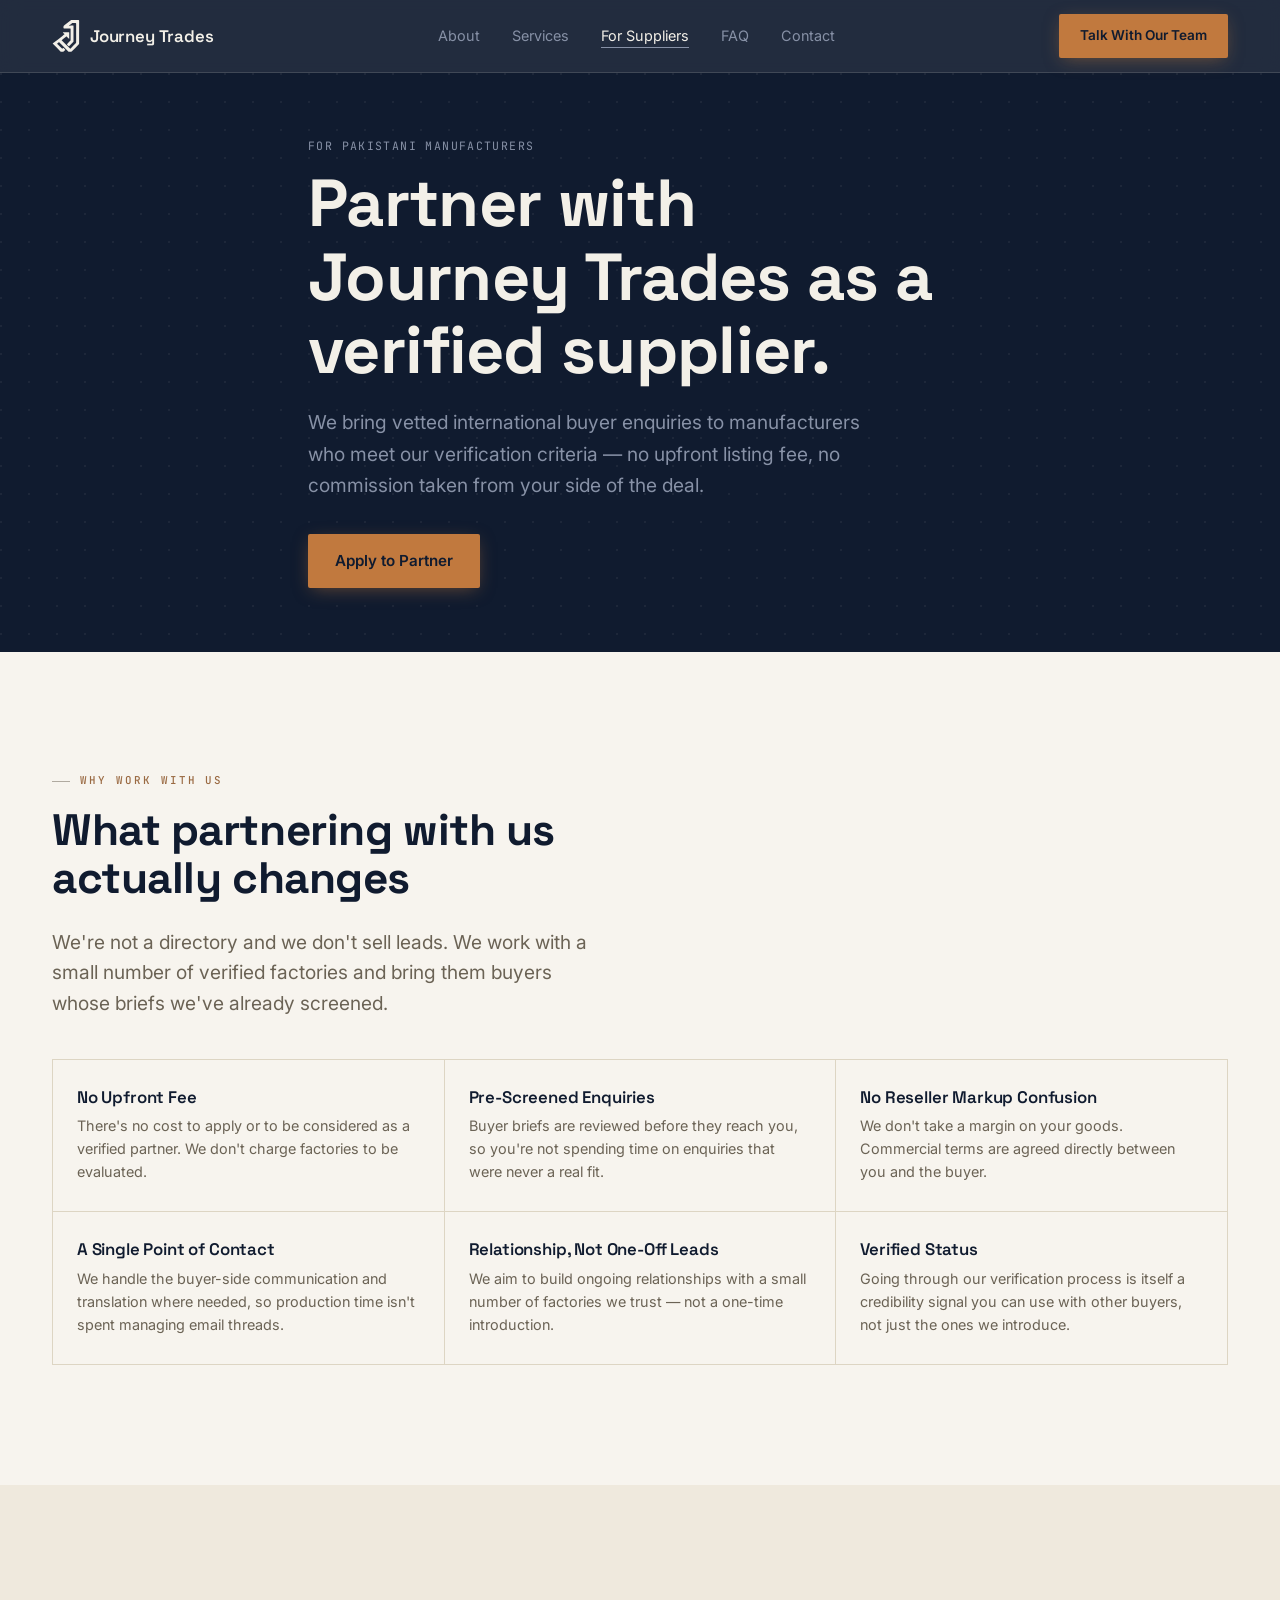
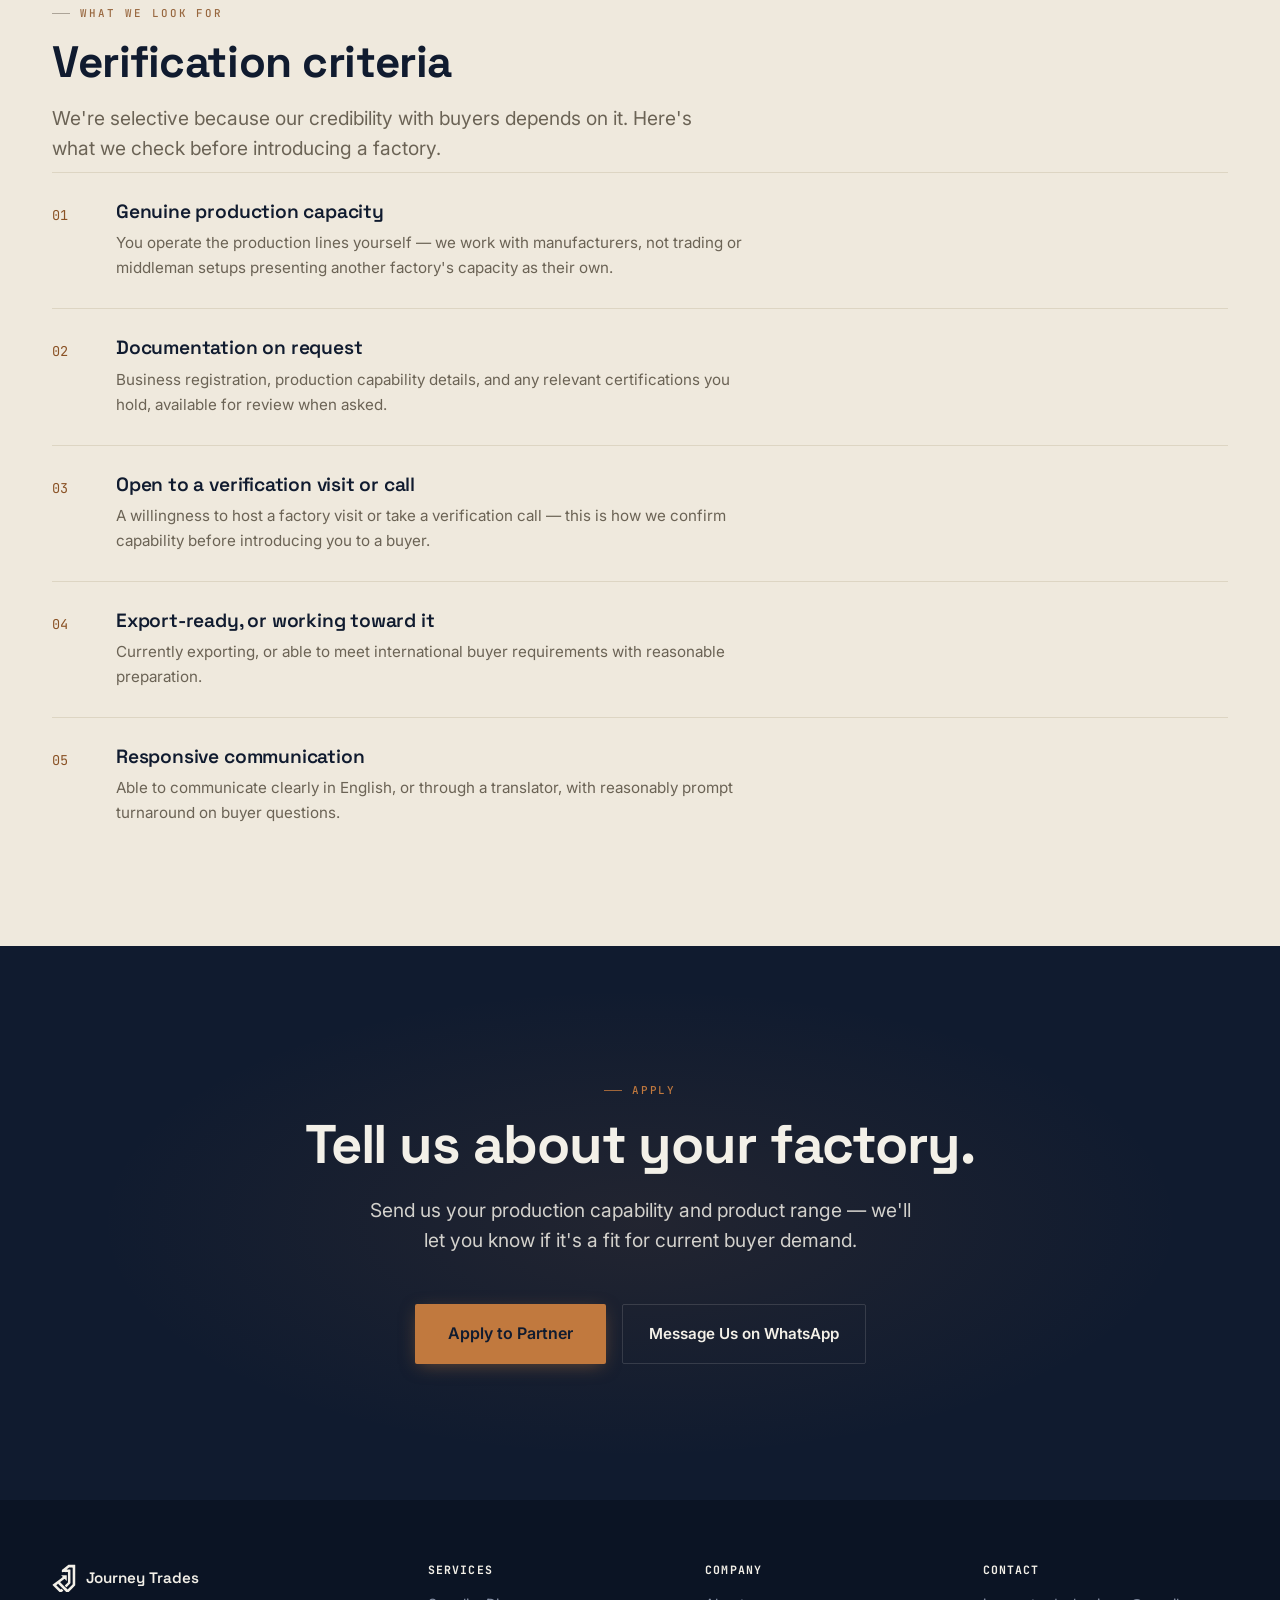
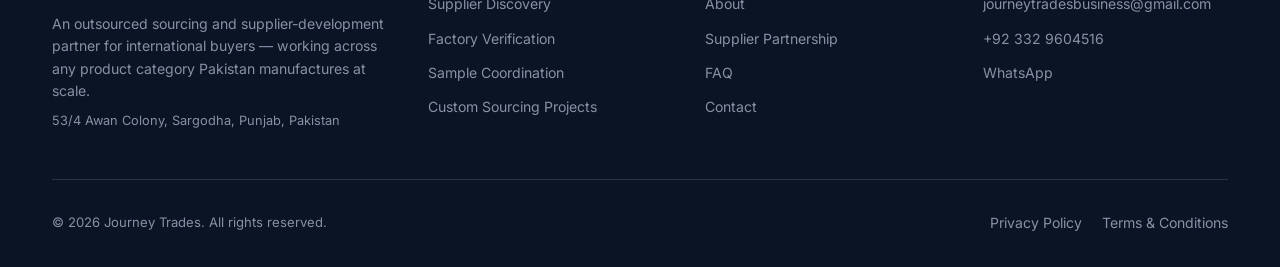
<file: suppliers.html>
<!DOCTYPE html>
<html lang="en">
<head>
<meta charset="UTF-8">
<meta name="viewport" content="width=device-width, initial-scale=1.0">
<title>For Suppliers — Journey Trades</title>
<meta name="description" content="Partner with Journey Trades as a verified Pakistani manufacturer. No upfront fee, no reseller markup, pre-screened international buyer enquiries.">
<link rel="preconnect" href="https://fonts.googleapis.com">
<link rel="preconnect" href="https://fonts.gstatic.com" crossorigin>
<link href="https://fonts.googleapis.com/css2?family=Space+Grotesk:wght@500;600;700&family=Inter:wght@400;500;600;700&family=JetBrains+Mono:wght@500;600&display=swap" rel="stylesheet">
<link rel="stylesheet" href="css/style.css">
</head>
<body>

<a href="#main" class="skip-link">Skip to main content</a>

<header>
  <nav class="nav" id="site-nav" aria-label="Main navigation">
    <div class="container nav__inner">
      <a href="/" class="nav__brand" aria-label="Journey Trades — Home">
        <span class="nav__mark" aria-hidden="true"><svg viewBox="381.33 122.94 254.98 306.00" xmlns="http://www.w3.org/2000/svg"><path fill="currentColor" d="M492.219360,255.719696 C487.970673,251.401764 483.965637,247.331940 479.997284,243.299408 C481.773834,241.290131 483.369568,241.736816 484.786346,241.733704 C500.950500,241.697998 517.115051,241.760742 533.278870,241.675629 C536.532776,241.658493 538.229919,242.593063 538.214355,246.176392 C538.138489,263.673279 538.195129,281.170685 538.187622,298.667908 C538.187256,299.475739 538.202148,300.349670 537.248962,300.984955 C535.290833,301.412384 534.532166,299.639404 533.427429,298.526733 C528.144592,293.205994 522.882629,287.864319 517.635010,282.508728 C516.017578,280.857971 514.525269,279.582428 512.106262,281.442688 C497.848846,292.407104 483.533447,303.296173 469.249542,314.226257 C469.011902,314.408142 468.924530,314.786438 468.872314,314.881500 C494.978088,340.527435 521.039734,366.130005 547.777771,392.397064 C550.860657,389.139160 555.244202,384.400482 559.742493,379.773346 C572.284668,366.872040 584.827454,353.970581 597.484985,341.183014 C600.006348,338.635864 601.158508,335.977844 601.152100,332.351929 C601.053955,276.360565 601.016846,220.368958 601.138489,164.377777 C601.148865,159.608215 599.744385,157.890137 594.889404,158.078583 C586.236511,158.414490 577.562073,158.185883 568.896851,158.221893 C567.082275,158.229431 565.195679,157.996155 563.598877,159.205017 C554.478271,166.109589 545.360718,173.018188 536.156189,179.990524 C537.889099,181.886978 539.625610,181.592804 541.217590,181.585632 C551.380310,181.539932 561.548218,181.598801 571.702759,181.267838 C575.767700,181.135345 577.372253,182.289490 577.363159,186.539581 C577.265991,232.199249 577.288330,277.859222 577.348022,323.519012 C577.351562,326.256561 576.355835,328.283813 574.530151,330.162781 C562.570923,342.470795 550.576233,354.745850 538.759583,367.189697 C536.109314,369.980621 534.418335,369.785675 531.954956,367.059418 C528.161133,362.860901 524.103699,358.885468 519.976135,355.009216 C517.406128,352.595734 517.024597,350.875061 519.827148,348.115173 C529.203430,338.881683 538.237244,329.301453 547.532532,319.984039 C549.837402,317.673645 550.729797,315.225372 550.720886,311.995819 C550.630432,279.167633 550.588562,246.338837 550.731201,213.511063 C550.749634,209.265808 549.271851,208.119171 545.238403,208.156525 C527.575867,208.320053 509.909210,208.088135 492.248108,208.314621 C487.396088,208.376831 485.508484,207.134674 485.556122,201.903229 C485.714783,184.478241 485.535400,184.493973 499.542938,173.908081 C517.348938,160.451614 535.152893,146.992111 552.895752,133.452637 C555.155579,131.728149 557.503235,130.980072 560.276611,130.983826 C581.106812,131.011978 601.937317,131.055344 622.766968,130.943924 C626.807556,130.922302 628.318054,132.323074 628.312683,136.488327 C628.223572,205.811172 628.248474,275.134186 628.276550,344.457153 C628.277588,346.911621 627.695251,348.962250 625.915466,350.777222 C604.217590,372.904419 582.559082,395.070221 560.886902,417.222687 C560.538513,417.578796 560.169983,417.923492 559.772217,418.221985 C554.971069,421.824646 533.644470,420.338440 529.401917,416.060669 C503.236969,389.678223 477.083954,363.283936 450.935394,336.885254 C445.846863,331.748047 445.846344,331.707733 440.229309,335.979370 C436.121277,339.103455 432.063232,342.293457 428.000671,345.476746 C427.767517,345.659454 427.695007,346.047119 427.432037,346.569000 C443.109436,361.708893 458.841797,376.901855 474.966919,392.474121 C476.721710,391.483978 478.832550,388.628113 481.294250,386.196716 C483.282410,384.233093 484.864899,384.271484 486.775757,386.243256 C491.181244,390.789246 495.623444,395.303986 500.180634,399.696655 C502.305176,401.744446 502.652954,403.499542 500.231781,405.450317 C499.845337,405.761688 499.527985,406.159149 499.180969,406.518982 C485.274841,420.939636 485.276093,420.915375 465.383636,419.879028 C462.577545,419.732819 460.314514,418.886597 458.288696,416.833862 C435.349701,393.589966 412.379608,370.376526 389.334137,347.238281 C386.774902,344.668762 386.963837,343.059631 389.784821,340.916809 C418.702850,318.951202 447.563599,296.910217 476.432800,274.880371 C482.764526,270.048645 489.066345,265.177734 495.222076,260.447754 C495.000000,258.157471 493.479034,257.229156 492.219360,255.719696 z"/></svg></span>
        <span class="nav__wordmark">Journey Trades</span>
      </a>
      <ul class="nav__links" role="list">
        <li><a href="/about" class="nav__link">About</a></li>
        <li><a href="/services" class="nav__link">Services</a></li>
        <li><a href="/suppliers" class="nav__link" aria-current="page">For Suppliers</a></li>
        <li><a href="/faq" class="nav__link">FAQ</a></li>
        <li><a href="/contact" class="nav__link">Contact</a></li>
      </ul>
      <div class="nav__actions">
        <a href="/contact" class="btn btn--copper nav__cta">Talk With Our Team</a>
        <button class="nav__toggle" id="menu-toggle" aria-expanded="false" aria-controls="mobile-menu" aria-label="Open navigation menu">
          <span class="nav__toggle-bar"></span><span class="nav__toggle-bar"></span><span class="nav__toggle-bar"></span>
        </button>
      </div>
    </div>
    <div class="nav__mobile" id="mobile-menu" aria-hidden="true">
      <ul class="nav__mobile-links" role="list">
        <li><a href="/about" class="nav__mobile-link">About</a></li>
        <li><a href="/services" class="nav__mobile-link">Services</a></li>
        <li><a href="/suppliers" class="nav__mobile-link" aria-current="page">For Suppliers</a></li>
        <li><a href="/faq" class="nav__mobile-link">FAQ</a></li>
        <li><a href="/contact" class="nav__mobile-link">Contact</a></li>
      </ul>
      <a href="/contact" class="btn btn--copper nav__mobile-cta">Talk With Our Team</a>
    </div>
  </nav>
</header>

<main id="main">

  <!-- PAGE HEADER -->
  <section class="page-header">
    <div class="container page-header__inner">
      <div class="page-header__kicker">For Pakistani Manufacturers</div>
      <h1 class="page-header__title">Partner with Journey Trades as a verified supplier.</h1>
      <p class="page-header__lead">We bring vetted international buyer enquiries to manufacturers who meet our verification criteria — no upfront listing fee, no commission taken from your side of the deal.</p>
      <div class="page-header__actions">
        <a href="/contact" class="btn btn--copper">Apply to Partner</a>
      </div>
    </div>
  </section>

  <!-- WHY WORK WITH US -->
  <section class="section">
    <div class="container">
      <div class="fade-up" style="max-width:40rem; margin-bottom:var(--space-40);">
        <div class="eyebrow eyebrow--dark">Why work with us</div>
        <h2 class="challenge__title">What partnering with us actually changes</h2>
        <p class="challenge__body" style="margin-top:var(--space-16);">We're not a directory and we don't sell leads. We work with a small number of verified factories and bring them buyers whose briefs we've already screened.</p>
      </div>
      <div class="value-grid value-grid--three">
        <div class="value-card fade-up"><h3 class="value-card__name">No Upfront Fee</h3><p class="value-card__desc">There's no cost to apply or to be considered as a verified partner. We don't charge factories to be evaluated.</p></div>
        <div class="value-card fade-up" style="transition-delay:60ms"><h3 class="value-card__name">Pre-Screened Enquiries</h3><p class="value-card__desc">Buyer briefs are reviewed before they reach you, so you're not spending time on enquiries that were never a real fit.</p></div>
        <div class="value-card fade-up" style="transition-delay:120ms"><h3 class="value-card__name">No Reseller Markup Confusion</h3><p class="value-card__desc">We don't take a margin on your goods. Commercial terms are agreed directly between you and the buyer.</p></div>
        <div class="value-card fade-up" style="transition-delay:180ms"><h3 class="value-card__name">A Single Point of Contact</h3><p class="value-card__desc">We handle the buyer-side communication and translation where needed, so production time isn't spent managing email threads.</p></div>
        <div class="value-card fade-up" style="transition-delay:240ms"><h3 class="value-card__name">Relationship, Not One-Off Leads</h3><p class="value-card__desc">We aim to build ongoing relationships with a small number of factories we trust — not a one-time introduction.</p></div>
        <div class="value-card fade-up" style="transition-delay:300ms"><h3 class="value-card__name">Verified Status</h3><p class="value-card__desc">Going through our verification process is itself a credibility signal you can use with other buyers, not just the ones we introduce.</p></div>
      </div>
    </div>
  </section>

  <!-- VERIFICATION CRITERIA -->
  <section class="section markets">
    <div class="container">
      <div class="fade-up" style="max-width:40rem; margin-bottom:var(--space-8);">
        <div class="eyebrow eyebrow--dark">What we look for</div>
        <h2 class="markets__title">Verification criteria</h2>
        <p class="markets__sub">We're selective because our credibility with buyers depends on it. Here's what we check before introducing a factory.</p>
      </div>

      <div class="detail fade-up" style="border-top-color:var(--line);">
        <span class="detail__num">01</span>
        <div><h3 class="detail__name">Genuine production capacity</h3><p class="detail__desc" style="margin-bottom:0;">You operate the production lines yourself — we work with manufacturers, not trading or middleman setups presenting another factory's capacity as their own.</p></div>
      </div>
      <div class="detail fade-up" style="border-top-color:var(--line);">
        <span class="detail__num">02</span>
        <div><h3 class="detail__name">Documentation on request</h3><p class="detail__desc" style="margin-bottom:0;">Business registration, production capability details, and any relevant certifications you hold, available for review when asked.</p></div>
      </div>
      <div class="detail fade-up" style="border-top-color:var(--line);">
        <span class="detail__num">03</span>
        <div><h3 class="detail__name">Open to a verification visit or call</h3><p class="detail__desc" style="margin-bottom:0;">A willingness to host a factory visit or take a verification call — this is how we confirm capability before introducing you to a buyer.</p></div>
      </div>
      <div class="detail fade-up" style="border-top-color:var(--line);">
        <span class="detail__num">04</span>
        <div><h3 class="detail__name">Export-ready, or working toward it</h3><p class="detail__desc" style="margin-bottom:0;">Currently exporting, or able to meet international buyer requirements with reasonable preparation.</p></div>
      </div>
      <div class="detail fade-up" style="border-top-color:var(--line);">
        <span class="detail__num">05</span>
        <div><h3 class="detail__name">Responsive communication</h3><p class="detail__desc" style="margin-bottom:0;">Able to communicate clearly in English, or through a translator, with reasonably prompt turnaround on buyer questions.</p></div>
      </div>
    </div>
  </section>

  <!-- CTA -->
  <section class="section cta">
    <div class="container fade-up">
      <div class="eyebrow" style="justify-content:center;">Apply</div>
      <h2 class="cta__title">Tell us about your factory.</h2>
      <p class="cta__sub">Send us your production capability and product range — we'll let you know if it's a fit for current buyer demand.</p>
      <div class="cta__actions">
        <a href="/contact" class="btn btn--copper">Apply to Partner</a>
        <a href="https://wa.me/923329604516" class="btn btn--outline-light" target="_blank" rel="noopener">Message Us on WhatsApp</a>
      </div>
    </div>
  </section>

</main>

<footer class="footer">
  <div class="container">
    <div class="footer__inner">
      <div>
        <a href="/" class="footer__mark">
          <span class="footer__mark-icon"><svg viewBox="381.33 122.94 254.98 306.00" xmlns="http://www.w3.org/2000/svg"><path fill="currentColor" d="M492.219360,255.719696 C487.970673,251.401764 483.965637,247.331940 479.997284,243.299408 C481.773834,241.290131 483.369568,241.736816 484.786346,241.733704 C500.950500,241.697998 517.115051,241.760742 533.278870,241.675629 C536.532776,241.658493 538.229919,242.593063 538.214355,246.176392 C538.138489,263.673279 538.195129,281.170685 538.187622,298.667908 C538.187256,299.475739 538.202148,300.349670 537.248962,300.984955 C535.290833,301.412384 534.532166,299.639404 533.427429,298.526733 C528.144592,293.205994 522.882629,287.864319 517.635010,282.508728 C516.017578,280.857971 514.525269,279.582428 512.106262,281.442688 C497.848846,292.407104 483.533447,303.296173 469.249542,314.226257 C469.011902,314.408142 468.924530,314.786438 468.872314,314.881500 C494.978088,340.527435 521.039734,366.130005 547.777771,392.397064 C550.860657,389.139160 555.244202,384.400482 559.742493,379.773346 C572.284668,366.872040 584.827454,353.970581 597.484985,341.183014 C600.006348,338.635864 601.158508,335.977844 601.152100,332.351929 C601.053955,276.360565 601.016846,220.368958 601.138489,164.377777 C601.148865,159.608215 599.744385,157.890137 594.889404,158.078583 C586.236511,158.414490 577.562073,158.185883 568.896851,158.221893 C567.082275,158.229431 565.195679,157.996155 563.598877,159.205017 C554.478271,166.109589 545.360718,173.018188 536.156189,179.990524 C537.889099,181.886978 539.625610,181.592804 541.217590,181.585632 C551.380310,181.539932 561.548218,181.598801 571.702759,181.267838 C575.767700,181.135345 577.372253,182.289490 577.363159,186.539581 C577.265991,232.199249 577.288330,277.859222 577.348022,323.519012 C577.351562,326.256561 576.355835,328.283813 574.530151,330.162781 C562.570923,342.470795 550.576233,354.745850 538.759583,367.189697 C536.109314,369.980621 534.418335,369.785675 531.954956,367.059418 C528.161133,362.860901 524.103699,358.885468 519.976135,355.009216 C517.406128,352.595734 517.024597,350.875061 519.827148,348.115173 C529.203430,338.881683 538.237244,329.301453 547.532532,319.984039 C549.837402,317.673645 550.729797,315.225372 550.720886,311.995819 C550.630432,279.167633 550.588562,246.338837 550.731201,213.511063 C550.749634,209.265808 549.271851,208.119171 545.238403,208.156525 C527.575867,208.320053 509.909210,208.088135 492.248108,208.314621 C487.396088,208.376831 485.508484,207.134674 485.556122,201.903229 C485.714783,184.478241 485.535400,184.493973 499.542938,173.908081 C517.348938,160.451614 535.152893,146.992111 552.895752,133.452637 C555.155579,131.728149 557.503235,130.980072 560.276611,130.983826 C581.106812,131.011978 601.937317,131.055344 622.766968,130.943924 C626.807556,130.922302 628.318054,132.323074 628.312683,136.488327 C628.223572,205.811172 628.248474,275.134186 628.276550,344.457153 C628.277588,346.911621 627.695251,348.962250 625.915466,350.777222 C604.217590,372.904419 582.559082,395.070221 560.886902,417.222687 C560.538513,417.578796 560.169983,417.923492 559.772217,418.221985 C554.971069,421.824646 533.644470,420.338440 529.401917,416.060669 C503.236969,389.678223 477.083954,363.283936 450.935394,336.885254 C445.846863,331.748047 445.846344,331.707733 440.229309,335.979370 C436.121277,339.103455 432.063232,342.293457 428.000671,345.476746 C427.767517,345.659454 427.695007,346.047119 427.432037,346.569000 C443.109436,361.708893 458.841797,376.901855 474.966919,392.474121 C476.721710,391.483978 478.832550,388.628113 481.294250,386.196716 C483.282410,384.233093 484.864899,384.271484 486.775757,386.243256 C491.181244,390.789246 495.623444,395.303986 500.180634,399.696655 C502.305176,401.744446 502.652954,403.499542 500.231781,405.450317 C499.845337,405.761688 499.527985,406.159149 499.180969,406.518982 C485.274841,420.939636 485.276093,420.915375 465.383636,419.879028 C462.577545,419.732819 460.314514,418.886597 458.288696,416.833862 C435.349701,393.589966 412.379608,370.376526 389.334137,347.238281 C386.774902,344.668762 386.963837,343.059631 389.784821,340.916809 C418.702850,318.951202 447.563599,296.910217 476.432800,274.880371 C482.764526,270.048645 489.066345,265.177734 495.222076,260.447754 C495.000000,258.157471 493.479034,257.229156 492.219360,255.719696 z"/></svg></span>
          <span class="footer__wordmark">Journey Trades</span>
        </a>
        <p class="footer__tagline">An outsourced sourcing and supplier-development partner for international buyers — working across any product category Pakistan manufactures at scale.</p>
        <p class="footer__tagline" style="margin-top:8px; font-size:0.8rem;">53/4 Awan Colony, Sargodha, Punjab, Pakistan</p>
      </div>
      <nav class="footer__col" aria-label="Services">
        <h3 class="footer__col-title">Services</h3>
        <ul class="footer__links" role="list">
          <li><a href="/services" class="footer__link">Supplier Discovery</a></li>
          <li><a href="/services" class="footer__link">Factory Verification</a></li>
          <li><a href="/services" class="footer__link">Sample Coordination</a></li>
          <li><a href="/services" class="footer__link">Custom Sourcing Projects</a></li>
        </ul>
      </nav>
      <nav class="footer__col" aria-label="Company">
        <h3 class="footer__col-title">Company</h3>
        <ul class="footer__links" role="list">
          <li><a href="/about" class="footer__link">About</a></li>
          <li><a href="/suppliers" class="footer__link">Supplier Partnership</a></li>
          <li><a href="/faq" class="footer__link">FAQ</a></li>
          <li><a href="/contact" class="footer__link">Contact</a></li>
        </ul>
      </nav>
      <div class="footer__col">
        <h3 class="footer__col-title">Contact</h3>
        <ul class="footer__links" role="list">
          <li><a href="mailto:journeytradesbusiness@gmail.com" class="footer__link">journeytradesbusiness@gmail.com</a></li>
          <li><a href="tel:+923329604516" class="footer__link">+92 332 9604516</a></li>
          <li><a href="https://wa.me/923329604516" class="footer__link" target="_blank" rel="noopener">WhatsApp</a></li>
        </ul>
      </div>
    </div>
    <hr class="footer__divider">
    <div class="footer__bottom">
      <p>&copy; <span id="footer-year">2026</span> Journey Trades. All rights reserved.</p>
      <nav class="footer__legal-links" aria-label="Legal">
        <a href="/privacy" class="footer__link">Privacy Policy</a>
        <a href="/terms" class="footer__link">Terms &amp; Conditions</a>
      </nav>
    </div>
  </div>
</footer>

<script src="js/main.js"></script>
</body>
</html>
</file>
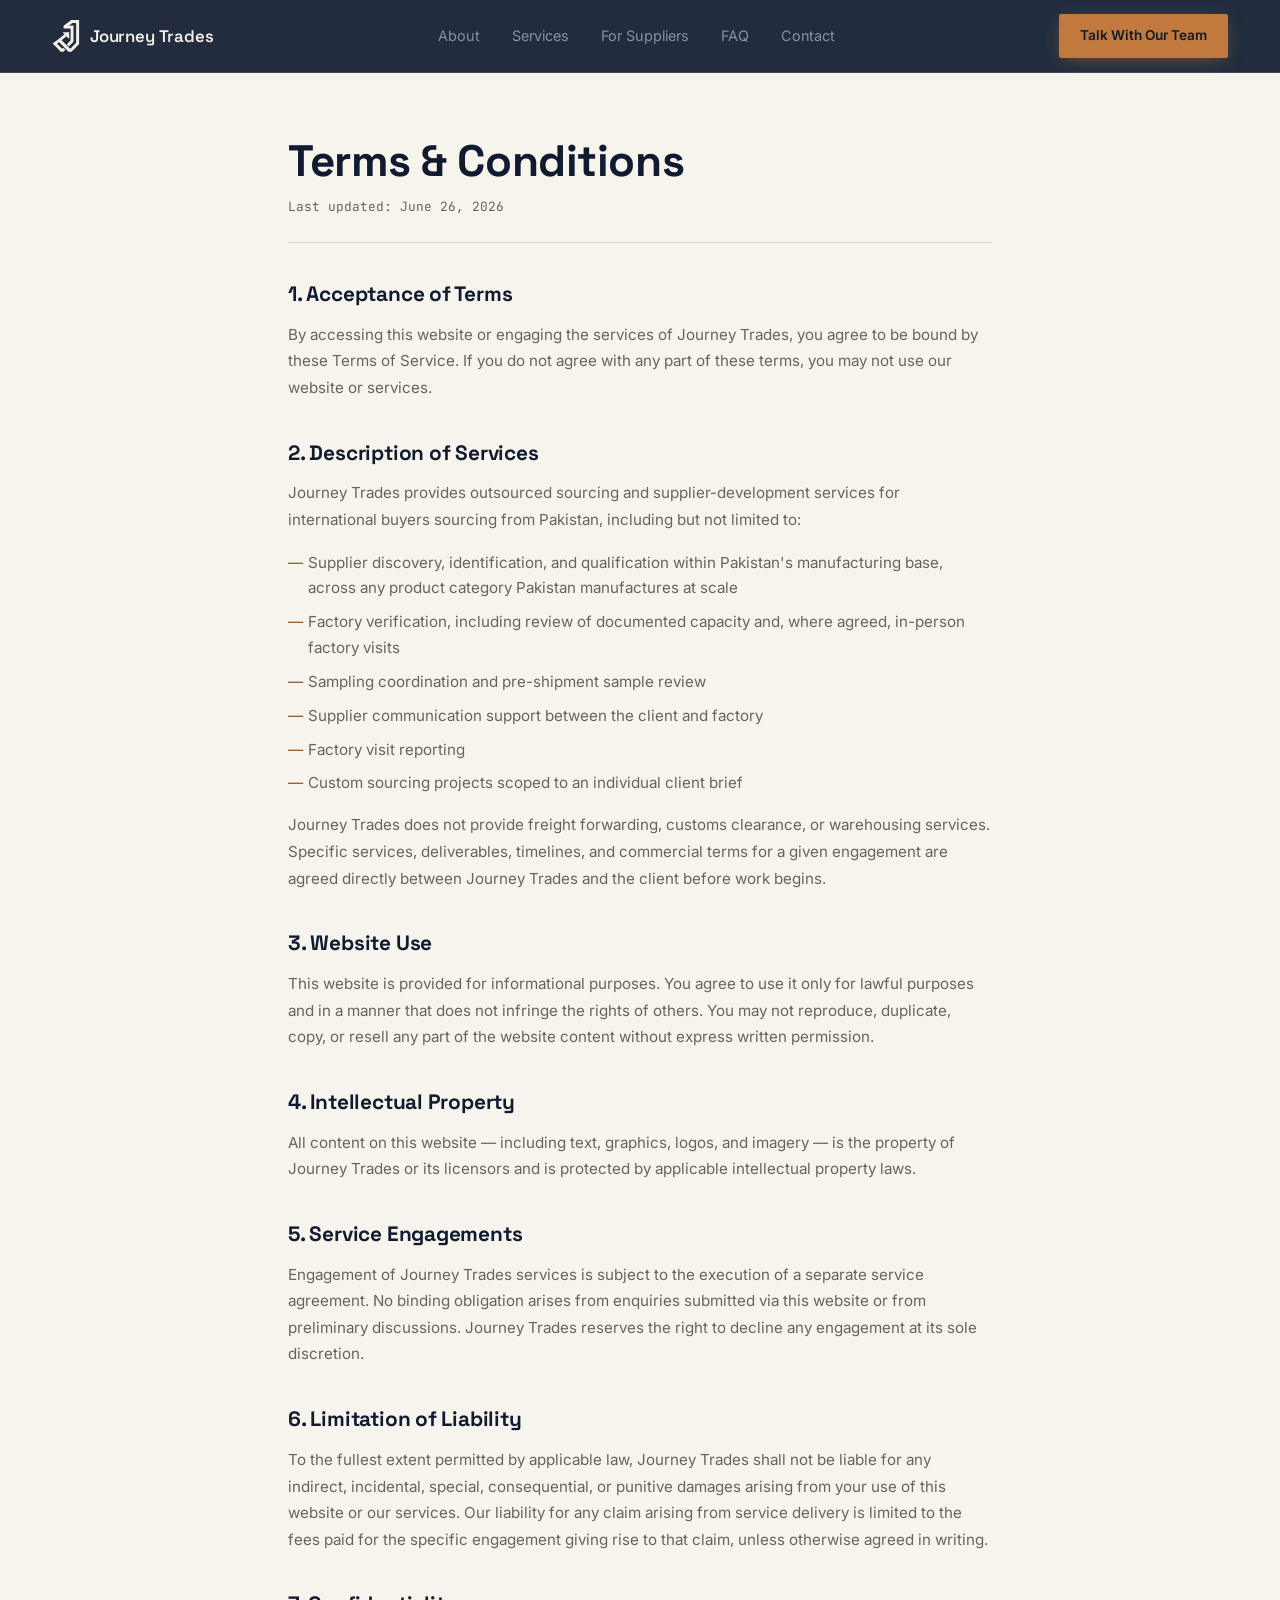
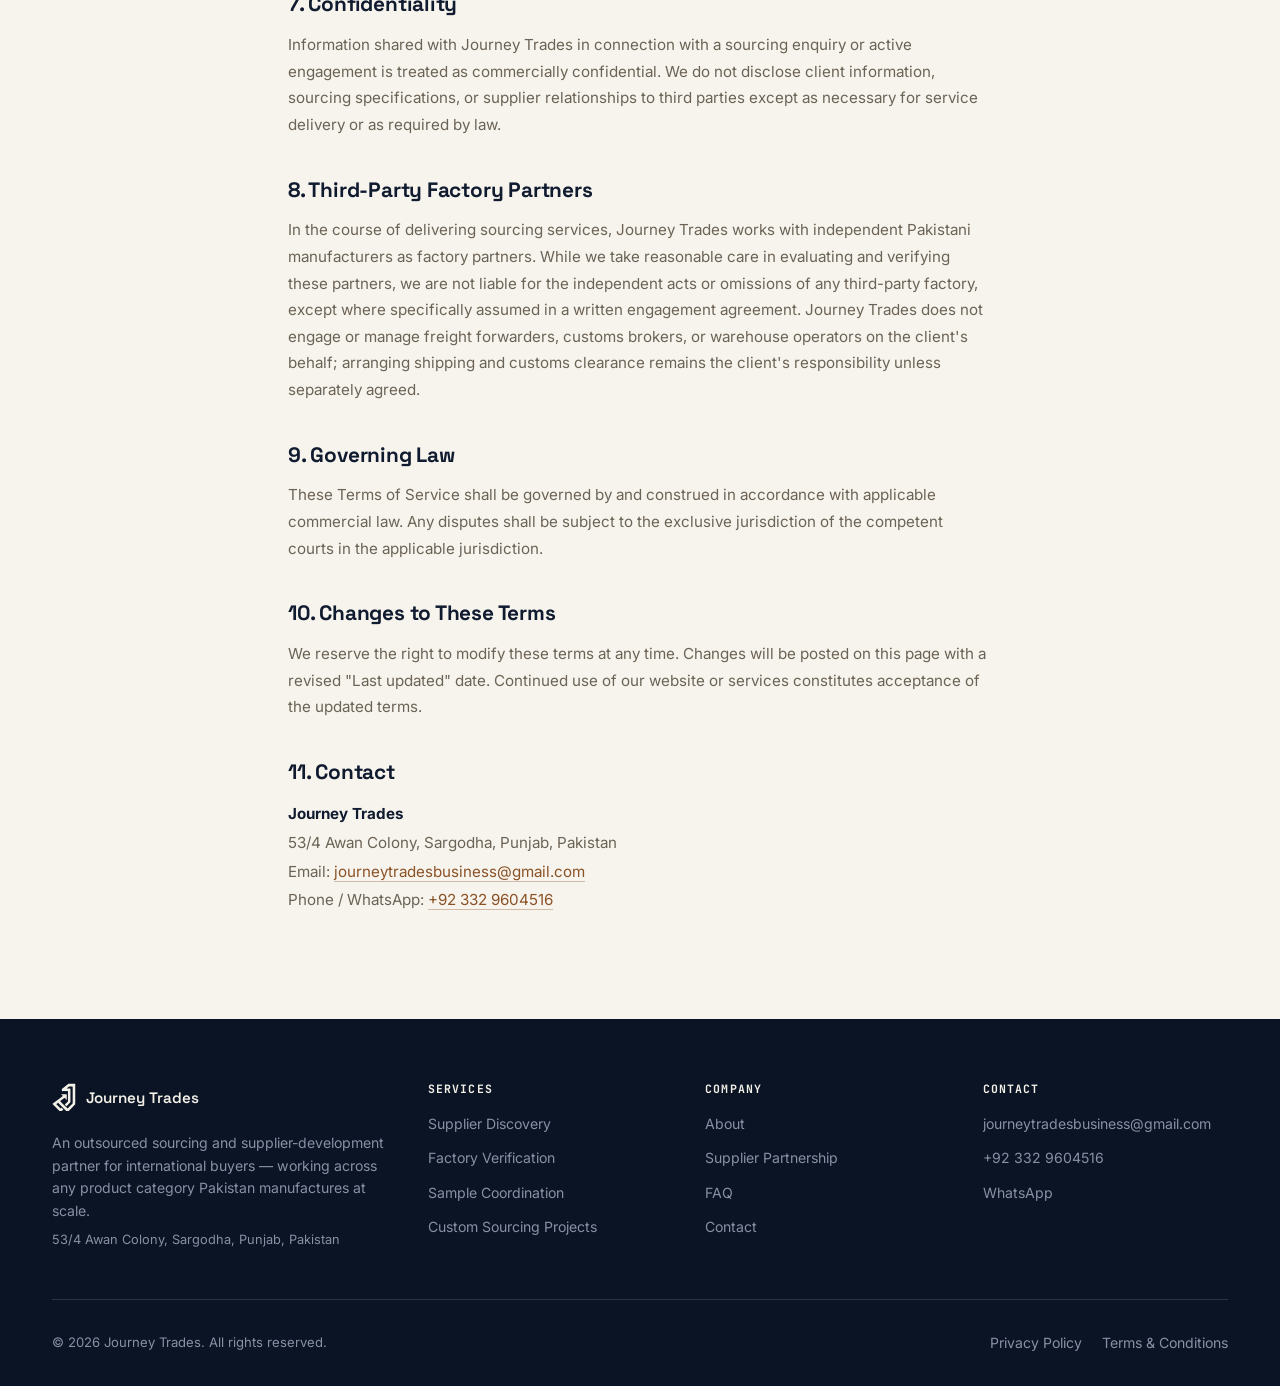
<file: terms.html>
<!DOCTYPE html>
<html lang="en">
<head>
<meta charset="UTF-8">
<meta name="viewport" content="width=device-width, initial-scale=1.0">
<title>Terms & Conditions — Journey Trades</title>
<meta name="description" content="Journey Trades terms and conditions for website use and service engagements.">
<link rel="preconnect" href="https://fonts.googleapis.com">
<link rel="preconnect" href="https://fonts.gstatic.com" crossorigin>
<link href="https://fonts.googleapis.com/css2?family=Space+Grotesk:wght@500;600;700&family=Inter:wght@400;500;600;700&family=JetBrains+Mono:wght@500;600&display=swap" rel="stylesheet">
<link rel="stylesheet" href="css/style.css">
</head>
<body>

<a href="#main" class="skip-link">Skip to main content</a>

<header>
  <nav class="nav" id="site-nav" aria-label="Main navigation">
    <div class="container nav__inner">
      <a href="/" class="nav__brand" aria-label="Journey Trades — Home">
        <span class="nav__mark" aria-hidden="true"><svg viewBox="381.33 122.94 254.98 306.00" xmlns="http://www.w3.org/2000/svg"><path fill="currentColor" d="M492.219360,255.719696 C487.970673,251.401764 483.965637,247.331940 479.997284,243.299408 C481.773834,241.290131 483.369568,241.736816 484.786346,241.733704 C500.950500,241.697998 517.115051,241.760742 533.278870,241.675629 C536.532776,241.658493 538.229919,242.593063 538.214355,246.176392 C538.138489,263.673279 538.195129,281.170685 538.187622,298.667908 C538.187256,299.475739 538.202148,300.349670 537.248962,300.984955 C535.290833,301.412384 534.532166,299.639404 533.427429,298.526733 C528.144592,293.205994 522.882629,287.864319 517.635010,282.508728 C516.017578,280.857971 514.525269,279.582428 512.106262,281.442688 C497.848846,292.407104 483.533447,303.296173 469.249542,314.226257 C469.011902,314.408142 468.924530,314.786438 468.872314,314.881500 C494.978088,340.527435 521.039734,366.130005 547.777771,392.397064 C550.860657,389.139160 555.244202,384.400482 559.742493,379.773346 C572.284668,366.872040 584.827454,353.970581 597.484985,341.183014 C600.006348,338.635864 601.158508,335.977844 601.152100,332.351929 C601.053955,276.360565 601.016846,220.368958 601.138489,164.377777 C601.148865,159.608215 599.744385,157.890137 594.889404,158.078583 C586.236511,158.414490 577.562073,158.185883 568.896851,158.221893 C567.082275,158.229431 565.195679,157.996155 563.598877,159.205017 C554.478271,166.109589 545.360718,173.018188 536.156189,179.990524 C537.889099,181.886978 539.625610,181.592804 541.217590,181.585632 C551.380310,181.539932 561.548218,181.598801 571.702759,181.267838 C575.767700,181.135345 577.372253,182.289490 577.363159,186.539581 C577.265991,232.199249 577.288330,277.859222 577.348022,323.519012 C577.351562,326.256561 576.355835,328.283813 574.530151,330.162781 C562.570923,342.470795 550.576233,354.745850 538.759583,367.189697 C536.109314,369.980621 534.418335,369.785675 531.954956,367.059418 C528.161133,362.860901 524.103699,358.885468 519.976135,355.009216 C517.406128,352.595734 517.024597,350.875061 519.827148,348.115173 C529.203430,338.881683 538.237244,329.301453 547.532532,319.984039 C549.837402,317.673645 550.729797,315.225372 550.720886,311.995819 C550.630432,279.167633 550.588562,246.338837 550.731201,213.511063 C550.749634,209.265808 549.271851,208.119171 545.238403,208.156525 C527.575867,208.320053 509.909210,208.088135 492.248108,208.314621 C487.396088,208.376831 485.508484,207.134674 485.556122,201.903229 C485.714783,184.478241 485.535400,184.493973 499.542938,173.908081 C517.348938,160.451614 535.152893,146.992111 552.895752,133.452637 C555.155579,131.728149 557.503235,130.980072 560.276611,130.983826 C581.106812,131.011978 601.937317,131.055344 622.766968,130.943924 C626.807556,130.922302 628.318054,132.323074 628.312683,136.488327 C628.223572,205.811172 628.248474,275.134186 628.276550,344.457153 C628.277588,346.911621 627.695251,348.962250 625.915466,350.777222 C604.217590,372.904419 582.559082,395.070221 560.886902,417.222687 C560.538513,417.578796 560.169983,417.923492 559.772217,418.221985 C554.971069,421.824646 533.644470,420.338440 529.401917,416.060669 C503.236969,389.678223 477.083954,363.283936 450.935394,336.885254 C445.846863,331.748047 445.846344,331.707733 440.229309,335.979370 C436.121277,339.103455 432.063232,342.293457 428.000671,345.476746 C427.767517,345.659454 427.695007,346.047119 427.432037,346.569000 C443.109436,361.708893 458.841797,376.901855 474.966919,392.474121 C476.721710,391.483978 478.832550,388.628113 481.294250,386.196716 C483.282410,384.233093 484.864899,384.271484 486.775757,386.243256 C491.181244,390.789246 495.623444,395.303986 500.180634,399.696655 C502.305176,401.744446 502.652954,403.499542 500.231781,405.450317 C499.845337,405.761688 499.527985,406.159149 499.180969,406.518982 C485.274841,420.939636 485.276093,420.915375 465.383636,419.879028 C462.577545,419.732819 460.314514,418.886597 458.288696,416.833862 C435.349701,393.589966 412.379608,370.376526 389.334137,347.238281 C386.774902,344.668762 386.963837,343.059631 389.784821,340.916809 C418.702850,318.951202 447.563599,296.910217 476.432800,274.880371 C482.764526,270.048645 489.066345,265.177734 495.222076,260.447754 C495.000000,258.157471 493.479034,257.229156 492.219360,255.719696 z"/></svg></span>
        <span class="nav__wordmark">Journey Trades</span>
      </a>
      <ul class="nav__links" role="list">
        <li><a href="/about" class="nav__link">About</a></li>
        <li><a href="/services" class="nav__link">Services</a></li>
        <li><a href="/suppliers" class="nav__link">For Suppliers</a></li>
        <li><a href="/faq" class="nav__link">FAQ</a></li>
        <li><a href="/contact" class="nav__link">Contact</a></li>
      </ul>
      <div class="nav__actions">
        <a href="/contact" class="btn btn--copper nav__cta">Talk With Our Team</a>
        <button class="nav__toggle" id="menu-toggle" aria-expanded="false" aria-controls="mobile-menu" aria-label="Open navigation menu">
          <span class="nav__toggle-bar"></span><span class="nav__toggle-bar"></span><span class="nav__toggle-bar"></span>
        </button>
      </div>
    </div>
    <div class="nav__mobile" id="mobile-menu" aria-hidden="true">
      <ul class="nav__mobile-links" role="list">
        <li><a href="/about" class="nav__mobile-link">About</a></li>
        <li><a href="/services" class="nav__mobile-link">Services</a></li>
        <li><a href="/suppliers" class="nav__mobile-link">For Suppliers</a></li>
        <li><a href="/faq" class="nav__mobile-link">FAQ</a></li>
        <li><a href="/contact" class="nav__mobile-link">Contact</a></li>
      </ul>
      <a href="/contact" class="btn btn--copper nav__mobile-cta">Talk With Our Team</a>
    </div>
  </nav>
</header>

<main id="main">

  <section class="legal-page">
    <div class="container">
      <article class="legal-content">
        <header class="legal-header">
          <h1>Terms &amp; Conditions</h1>
          <p class="legal-meta">Last updated: <time datetime="2026-06-26">June 26, 2026</time></p>
        </header>

        <section class="legal-section">
          <h2>1. Acceptance of Terms</h2>
          <p>By accessing this website or engaging the services of Journey Trades, you agree to be bound by these Terms of Service. If you do not agree with any part of these terms, you may not use our website or services.</p>
        </section>

        <section class="legal-section">
          <h2>2. Description of Services</h2>
          <p>Journey Trades provides outsourced sourcing and supplier-development services for international buyers sourcing from Pakistan, including but not limited to:</p>
          <ul>
            <li>Supplier discovery, identification, and qualification within Pakistan's manufacturing base, across any product category Pakistan manufactures at scale</li>
            <li>Factory verification, including review of documented capacity and, where agreed, in-person factory visits</li>
            <li>Sampling coordination and pre-shipment sample review</li>
            <li>Supplier communication support between the client and factory</li>
            <li>Factory visit reporting</li>
            <li>Custom sourcing projects scoped to an individual client brief</li>
          </ul>
          <p>Journey Trades does not provide freight forwarding, customs clearance, or warehousing services. Specific services, deliverables, timelines, and commercial terms for a given engagement are agreed directly between Journey Trades and the client before work begins.</p>
        </section>

        <section class="legal-section">
          <h2>3. Website Use</h2>
          <p>This website is provided for informational purposes. You agree to use it only for lawful purposes and in a manner that does not infringe the rights of others. You may not reproduce, duplicate, copy, or resell any part of the website content without express written permission.</p>
        </section>

        <section class="legal-section">
          <h2>4. Intellectual Property</h2>
          <p>All content on this website — including text, graphics, logos, and imagery — is the property of Journey Trades or its licensors and is protected by applicable intellectual property laws.</p>
        </section>

        <section class="legal-section">
          <h2>5. Service Engagements</h2>
          <p>Engagement of Journey Trades services is subject to the execution of a separate service agreement. No binding obligation arises from enquiries submitted via this website or from preliminary discussions. Journey Trades reserves the right to decline any engagement at its sole discretion.</p>
        </section>

        <section class="legal-section">
          <h2>6. Limitation of Liability</h2>
          <p>To the fullest extent permitted by applicable law, Journey Trades shall not be liable for any indirect, incidental, special, consequential, or punitive damages arising from your use of this website or our services. Our liability for any claim arising from service delivery is limited to the fees paid for the specific engagement giving rise to that claim, unless otherwise agreed in writing.</p>
        </section>

        <section class="legal-section">
          <h2>7. Confidentiality</h2>
          <p>Information shared with Journey Trades in connection with a sourcing enquiry or active engagement is treated as commercially confidential. We do not disclose client information, sourcing specifications, or supplier relationships to third parties except as necessary for service delivery or as required by law.</p>
        </section>

        <section class="legal-section">
          <h2>8. Third-Party Factory Partners</h2>
          <p>In the course of delivering sourcing services, Journey Trades works with independent Pakistani manufacturers as factory partners. While we take reasonable care in evaluating and verifying these partners, we are not liable for the independent acts or omissions of any third-party factory, except where specifically assumed in a written engagement agreement. Journey Trades does not engage or manage freight forwarders, customs brokers, or warehouse operators on the client's behalf; arranging shipping and customs clearance remains the client's responsibility unless separately agreed.</p>
        </section>

        <section class="legal-section">
          <h2>9. Governing Law</h2>
          <p>These Terms of Service shall be governed by and construed in accordance with applicable commercial law. Any disputes shall be subject to the exclusive jurisdiction of the competent courts in the applicable jurisdiction.</p>
        </section>

        <section class="legal-section">
          <h2>10. Changes to These Terms</h2>
          <p>We reserve the right to modify these terms at any time. Changes will be posted on this page with a revised "Last updated" date. Continued use of our website or services constitutes acceptance of the updated terms.</p>
        </section>

        <section class="legal-section">
          <h2>11. Contact</h2>
          <address>
            <strong>Journey Trades</strong><br>
            53/4 Awan Colony, Sargodha, Punjab, Pakistan<br>
            Email: <a href="mailto:journeytradesbusiness@gmail.com">journeytradesbusiness@gmail.com</a><br>
            Phone / WhatsApp: <a href="tel:+923329604516">+92 332 9604516</a>
          </address>
        </section>
      </article>
    </div>
  </section>

</main>

<footer class="footer">
  <div class="container">
    <div class="footer__inner">
      <div>
        <a href="/" class="footer__mark">
          <span class="footer__mark-icon"><svg viewBox="381.33 122.94 254.98 306.00" xmlns="http://www.w3.org/2000/svg"><path fill="currentColor" d="M492.219360,255.719696 C487.970673,251.401764 483.965637,247.331940 479.997284,243.299408 C481.773834,241.290131 483.369568,241.736816 484.786346,241.733704 C500.950500,241.697998 517.115051,241.760742 533.278870,241.675629 C536.532776,241.658493 538.229919,242.593063 538.214355,246.176392 C538.138489,263.673279 538.195129,281.170685 538.187622,298.667908 C538.187256,299.475739 538.202148,300.349670 537.248962,300.984955 C535.290833,301.412384 534.532166,299.639404 533.427429,298.526733 C528.144592,293.205994 522.882629,287.864319 517.635010,282.508728 C516.017578,280.857971 514.525269,279.582428 512.106262,281.442688 C497.848846,292.407104 483.533447,303.296173 469.249542,314.226257 C469.011902,314.408142 468.924530,314.786438 468.872314,314.881500 C494.978088,340.527435 521.039734,366.130005 547.777771,392.397064 C550.860657,389.139160 555.244202,384.400482 559.742493,379.773346 C572.284668,366.872040 584.827454,353.970581 597.484985,341.183014 C600.006348,338.635864 601.158508,335.977844 601.152100,332.351929 C601.053955,276.360565 601.016846,220.368958 601.138489,164.377777 C601.148865,159.608215 599.744385,157.890137 594.889404,158.078583 C586.236511,158.414490 577.562073,158.185883 568.896851,158.221893 C567.082275,158.229431 565.195679,157.996155 563.598877,159.205017 C554.478271,166.109589 545.360718,173.018188 536.156189,179.990524 C537.889099,181.886978 539.625610,181.592804 541.217590,181.585632 C551.380310,181.539932 561.548218,181.598801 571.702759,181.267838 C575.767700,181.135345 577.372253,182.289490 577.363159,186.539581 C577.265991,232.199249 577.288330,277.859222 577.348022,323.519012 C577.351562,326.256561 576.355835,328.283813 574.530151,330.162781 C562.570923,342.470795 550.576233,354.745850 538.759583,367.189697 C536.109314,369.980621 534.418335,369.785675 531.954956,367.059418 C528.161133,362.860901 524.103699,358.885468 519.976135,355.009216 C517.406128,352.595734 517.024597,350.875061 519.827148,348.115173 C529.203430,338.881683 538.237244,329.301453 547.532532,319.984039 C549.837402,317.673645 550.729797,315.225372 550.720886,311.995819 C550.630432,279.167633 550.588562,246.338837 550.731201,213.511063 C550.749634,209.265808 549.271851,208.119171 545.238403,208.156525 C527.575867,208.320053 509.909210,208.088135 492.248108,208.314621 C487.396088,208.376831 485.508484,207.134674 485.556122,201.903229 C485.714783,184.478241 485.535400,184.493973 499.542938,173.908081 C517.348938,160.451614 535.152893,146.992111 552.895752,133.452637 C555.155579,131.728149 557.503235,130.980072 560.276611,130.983826 C581.106812,131.011978 601.937317,131.055344 622.766968,130.943924 C626.807556,130.922302 628.318054,132.323074 628.312683,136.488327 C628.223572,205.811172 628.248474,275.134186 628.276550,344.457153 C628.277588,346.911621 627.695251,348.962250 625.915466,350.777222 C604.217590,372.904419 582.559082,395.070221 560.886902,417.222687 C560.538513,417.578796 560.169983,417.923492 559.772217,418.221985 C554.971069,421.824646 533.644470,420.338440 529.401917,416.060669 C503.236969,389.678223 477.083954,363.283936 450.935394,336.885254 C445.846863,331.748047 445.846344,331.707733 440.229309,335.979370 C436.121277,339.103455 432.063232,342.293457 428.000671,345.476746 C427.767517,345.659454 427.695007,346.047119 427.432037,346.569000 C443.109436,361.708893 458.841797,376.901855 474.966919,392.474121 C476.721710,391.483978 478.832550,388.628113 481.294250,386.196716 C483.282410,384.233093 484.864899,384.271484 486.775757,386.243256 C491.181244,390.789246 495.623444,395.303986 500.180634,399.696655 C502.305176,401.744446 502.652954,403.499542 500.231781,405.450317 C499.845337,405.761688 499.527985,406.159149 499.180969,406.518982 C485.274841,420.939636 485.276093,420.915375 465.383636,419.879028 C462.577545,419.732819 460.314514,418.886597 458.288696,416.833862 C435.349701,393.589966 412.379608,370.376526 389.334137,347.238281 C386.774902,344.668762 386.963837,343.059631 389.784821,340.916809 C418.702850,318.951202 447.563599,296.910217 476.432800,274.880371 C482.764526,270.048645 489.066345,265.177734 495.222076,260.447754 C495.000000,258.157471 493.479034,257.229156 492.219360,255.719696 z"/></svg></span>
          <span class="footer__wordmark">Journey Trades</span>
        </a>
        <p class="footer__tagline">An outsourced sourcing and supplier-development partner for international buyers — working across any product category Pakistan manufactures at scale.</p>
        <p class="footer__tagline" style="margin-top:8px; font-size:0.8rem;">53/4 Awan Colony, Sargodha, Punjab, Pakistan</p>
      </div>
      <nav class="footer__col" aria-label="Services">
        <h3 class="footer__col-title">Services</h3>
        <ul class="footer__links" role="list">
          <li><a href="/services" class="footer__link">Supplier Discovery</a></li>
          <li><a href="/services" class="footer__link">Factory Verification</a></li>
          <li><a href="/services" class="footer__link">Sample Coordination</a></li>
          <li><a href="/services" class="footer__link">Custom Sourcing Projects</a></li>
        </ul>
      </nav>
      <nav class="footer__col" aria-label="Company">
        <h3 class="footer__col-title">Company</h3>
        <ul class="footer__links" role="list">
          <li><a href="/about" class="footer__link">About</a></li>
          <li><a href="/suppliers" class="footer__link">Supplier Partnership</a></li>
          <li><a href="/faq" class="footer__link">FAQ</a></li>
          <li><a href="/contact" class="footer__link">Contact</a></li>
        </ul>
      </nav>
      <div class="footer__col">
        <h3 class="footer__col-title">Contact</h3>
        <ul class="footer__links" role="list">
          <li><a href="mailto:journeytradesbusiness@gmail.com" class="footer__link">journeytradesbusiness@gmail.com</a></li>
          <li><a href="tel:+923329604516" class="footer__link">+92 332 9604516</a></li>
          <li><a href="https://wa.me/923329604516" class="footer__link" target="_blank" rel="noopener">WhatsApp</a></li>
        </ul>
      </div>
    </div>
    <hr class="footer__divider">
    <div class="footer__bottom">
      <p>&copy; <span id="footer-year">2026</span> Journey Trades. All rights reserved.</p>
      <nav class="footer__legal-links" aria-label="Legal">
        <a href="/privacy" class="footer__link">Privacy Policy</a>
        <a href="/terms" class="footer__link">Terms &amp; Conditions</a>
      </nav>
    </div>
  </div>
</footer>

<script src="js/main.js"></script>
</body>
</html>
</file>
<file: css/style.css>
/* ═══════════════════════════════════════════════════════════
   JOURNEY TRADES — v3 prototype
   Direction: grounded in the navy arrow-J mark.
   Ink navy + warm paper + stamped copper. Schematic routing
   as the signature device — the mark's own linework, scaled up.
═══════════════════════════════════════════════════════════ */

:root{
  /* ── COLOR — sampled from the real logo file (#101B2F) ── */
  --ink:        #101B2F;   /* exact brand navy */
  --ink-2:      #182842;   /* lighter navy surface */
  --ink-3:      #0B1424;   /* deepest navy, footer */
  --paper:      #F7F4EE;   /* warm paper bg */
  --paper-2:    #EFE9DD;   /* deeper paper band */
  --signal:     #C1793E;   /* stamped copper — fills, dots, large text */
  --signal-2:   #8A5225;   /* deep copper — text on paper, AA-safe */
  --text-ink:   #101B2F;   /* body text on paper */
  --text-paper: #F3F0E8;   /* body text on navy */
  --muted:      #6B6355;   /* muted text on paper */
  --muted-dark: #8791A6;   /* muted text on navy */
  --line:       #DDD5C3;   /* hairline on paper */
  --line-dark:  rgba(243,240,232,0.14); /* hairline on navy */

  --font-display: 'Space Grotesk', system-ui, sans-serif;
  --font-body:    'Inter', system-ui, sans-serif;
  --font-mono:    'JetBrains Mono', 'Courier New', monospace;

  --space-8:  0.5rem;
  --space-12: 0.75rem;
  --space-16: 1rem;
  --space-20: 1.25rem;
  --space-24: 1.5rem;
  --space-32: 2rem;
  --space-40: 2.5rem;
  --space-48: 3rem;
  --space-64: 4rem;
  --space-80: 5rem;
  --space-96: 6rem;

  --container: 76rem;
  --pad: var(--space-20);

  --text-h1:  clamp(2.4rem, 5.2vw, 4.4rem);
  --text-h2:  clamp(1.8rem, 3.6vw, 2.75rem);
  --text-h3:  clamp(1.2rem, 2vw, 1.5rem);
  --text-lg:  clamp(1.05rem, 1.6vw, 1.2rem);
  --text-body:clamp(0.95rem, 1.1vw, 1.05rem);
  --text-sm:  0.85rem;
  --text-xs:  0.72rem;

  --ease: cubic-bezier(0.4,0,0.2,1);
  --ease-out: cubic-bezier(0.16,1,0.3,1);
}

*,*::before,*::after{ box-sizing:border-box; }
html{ scroll-behavior:smooth; }
@media (prefers-reduced-motion: reduce){
  html{ scroll-behavior:auto; }
  *,*::before,*::after{ animation-duration:0.001ms !important; animation-iteration-count:1 !important; transition-duration:0.001ms !important; }
}
body{
  margin:0;
  background:var(--paper);
  color:var(--text-ink);
  font-family:var(--font-body);
  font-size:var(--text-body);
  line-height:1.6;
  -webkit-font-smoothing:antialiased;
}
h1,h2,h3{ font-family:var(--font-display); margin:0; line-height:1.1; letter-spacing:-0.01em; }
p{ margin:0; }
a{ color:inherit; text-decoration:none; }
img,svg{ display:block; max-width:100%; }
ul{ margin:0; padding:0; list-style:none; }
button{ font:inherit; background:none; border:none; cursor:pointer; color:inherit; }

.container{ max-width:var(--container); margin:0 auto; padding-inline:var(--pad); }
.container, [class*="__grid"], [class*="__layout"], [class*="__inner"], [class*="__steps"]{ min-width:0; }
[class*="__grid"] > *, [class*="__layout"] > *, [class*="__steps"] > *{ min-width:0; }

:focus-visible{ outline:2px solid var(--signal); outline-offset:3px; }

.skip-link{
  position:absolute; left:-999px; top:0; background:var(--signal); color:var(--ink); padding:10px 16px; z-index:200; font-family:var(--font-mono); font-size:var(--text-sm);
}
.skip-link:focus{ left:12px; top:12px; }

.eyebrow{
  display:flex; align-items:center; gap:10px;
  font-family:var(--font-mono); font-size:0.68rem; font-weight:500;
  letter-spacing:0.18em; text-transform:uppercase; color:var(--muted);
  margin-bottom:var(--space-16);
}
.eyebrow::before{ content:''; width:18px; height:1px; background:var(--muted); opacity:0.6; }
.eyebrow:not(.eyebrow--dark){ color:var(--signal); }
.eyebrow:not(.eyebrow--dark)::before{ background:var(--signal); opacity:0.8; }
.eyebrow--dark{ color:var(--signal-2); opacity:0.85; }

/* ── BUTTONS ── */
.btn{
  display:inline-flex; align-items:center; justify-content:center; gap:8px;
  padding:14px 26px; font-family:var(--font-body); font-weight:600; font-size:0.95rem;
  border-radius:2px; border:1px solid transparent;
  transition:transform 420ms var(--ease-out), background 300ms var(--ease-out), border-color 300ms var(--ease-out), color 300ms var(--ease-out), box-shadow 420ms var(--ease-out);
  white-space:nowrap;
  will-change:transform;
}
.btn:hover{ transform:translateY(-3px); }
.btn:active{ transform:translateY(-1px) scale(0.98); transition-duration:120ms; }
.btn--copper{ background:var(--signal); color:var(--ink); box-shadow:0 4px 18px -4px rgba(193,121,62,0.5), 0 0 0 rgba(193,121,62,0); }
.btn--copper:hover{ background:#D98E54; box-shadow:0 16px 32px -10px rgba(193,121,62,0.7), 0 0 24px rgba(193,121,62,0.25); }
.btn--outline-light{ border-color:var(--line-dark); color:var(--text-paper); }
.btn--outline-light:hover{ border-color:var(--text-paper); background:rgba(243,240,232,0.05); }
.btn--outline-dark{ border-color:var(--line); color:var(--text-ink); }
.btn--outline-dark:hover{ border-color:var(--text-ink); background:rgba(16,27,47,0.04); }

/* ── NAV ── */
.nav{
  position:sticky; top:0; z-index:100;
  background:rgba(16,27,47,0.92); backdrop-filter:blur(10px);
  border-bottom:1px solid var(--line-dark);
  transition:background 260ms var(--ease), border-color 260ms var(--ease);
  will-change:background, border-color;
}
.nav.is-scrolled{ background:rgba(16,27,47,0.98); border-bottom-color:rgba(243,240,232,0.22); }
.nav__inner{ display:flex; align-items:center; justify-content:space-between; height:4.5rem; }
.nav__brand{ display:flex; align-items:center; gap:10px; }
.nav__mark{ display:inline-flex; align-items:center; justify-content:center; width:28px; height:34px; color:var(--text-paper); transition:transform 260ms var(--ease); will-change:transform; }
.nav__brand:hover .nav__mark{ transform:translateY(-2px); }
.nav__mark svg{ display:block; width:100%; height:100%; }
.nav__wordmark{ font-family:var(--font-display); font-weight:600; font-size:1.05rem; line-height:1; color:var(--text-paper); letter-spacing:-0.01em; display:flex; align-items:center; }
.nav__links{ display:flex; gap:var(--space-32); }
.nav__link{ font-size:0.9rem; color:var(--muted-dark); transition:color 160ms var(--ease); position:relative; padding-bottom:4px; }
.nav__link::after{ content:''; position:absolute; left:0; bottom:0; width:100%; height:1px; background:var(--signal); transform:scaleX(0); transform-origin:left; transition:transform 380ms var(--ease-out); will-change:transform; }
.nav__link:hover{ color:var(--text-paper); }
.nav__link:hover::after{ transform:scaleX(1); }
.nav__link[aria-current="page"]{ color:var(--text-paper); }
.nav__link[aria-current="page"]::after{ transform:scaleX(1); background:var(--muted-dark); }
.nav__mobile-link[aria-current="page"]{ color:var(--signal); }
.nav__actions{ display:flex; align-items:center; gap:var(--space-16); }
.nav__cta{ display:inline-flex; padding:10px 20px; font-size:0.85rem; }
.nav__toggle{ display:none; flex-direction:column; gap:5px; width:24px; padding:8px 4px; cursor:pointer; background:none; border:none; }
.nav__toggle-bar{ height:2px; background:var(--text-paper); border-radius:1px; transition:transform 220ms var(--ease), opacity 220ms var(--ease); will-change:transform, opacity; }
.nav__mobile{ display:none; }

/* Scroll lock when mobile menu is open — prevents background scroll */
body.menu-open{ overflow:hidden; }

@media (max-width:960px){
  .nav__links{ display:none; }
  .nav__cta{ display:none; }
  .nav__toggle{ display:flex; }
  .nav__mobile{
    display:block; /* CRITICAL — overrides .nav__mobile{display:none} above so the menu actually renders */
    position:fixed; inset:4.5rem 0 0 0; background:var(--ink); z-index:99;
    transform:translateY(-8px); opacity:0; pointer-events:none;
    transition:transform 280ms var(--ease-out), opacity 280ms var(--ease-out);
    padding:var(--space-32) var(--pad);
    overflow-y:auto; -webkit-overflow-scrolling:touch;
    will-change:transform, opacity;
  }
  body.menu-open .nav__mobile{ transform:translateY(0); opacity:1; pointer-events:auto; }
  body.menu-open .nav__toggle-bar:nth-child(1){ transform:translateY(7px) rotate(45deg); }
  body.menu-open .nav__toggle-bar:nth-child(2){ opacity:0; }
  body.menu-open .nav__toggle-bar:nth-child(3){ transform:translateY(-7px) rotate(-45deg); }
  .nav__mobile-links{ display:flex; flex-direction:column; gap:var(--space-24); }
  .nav__mobile-link{ font-family:var(--font-display); font-size:1.6rem; color:var(--text-paper); font-weight:600; padding:8px 0; transition:color 200ms var(--ease), transform 200ms var(--ease); }
  .nav__mobile-link:hover{ color:var(--signal); transform:translateX(4px); }
  .nav__mobile-cta{ display:inline-flex; margin-top:var(--space-32); }
}

/* ── HERO ── */
.hero{ background:var(--ink); position:relative; overflow:hidden; min-height:88vh; display:flex; align-items:center; padding-block:var(--space-64); }

.hero__bg{ position:absolute; inset:0; z-index:0; }
.hero__overlay{
  position:absolute; inset:0; z-index:1; pointer-events:none;
  background:
    /* horizontal scrim: stronger on the left third where text sits, fading to clear on the right */
    linear-gradient(90deg, rgba(11,20,36,0.55) 0%, rgba(11,20,36,0.35) 25%, rgba(11,20,36,0.12) 52%, rgba(11,20,36,0.00) 78%),
    /* top vignette for nav legibility, soft bottom vignette for caption polish */
    linear-gradient(180deg, rgba(11,20,36,0.42) 0%, transparent 14%, transparent 86%, rgba(11,20,36,0.22) 100%);
}
.hero__inner{ position:relative; z-index:2; width:100%; max-width:none; padding-inline:clamp(2rem, 5vw, 5rem); }
.hero__content{ max-width:42rem; }
.hero__title{ font-size:clamp(3rem, 7vw, 5.75rem); color:var(--text-paper); font-weight:700; line-height:1.02; letter-spacing:-0.025em; text-shadow:0 2px 36px rgba(11,20,36,0.75), 0 1px 14px rgba(11,20,36,0.6), 0 0 1px rgba(11,20,36,0.95); }
.hero__title em{ font-style:normal; color:var(--signal); position:relative; display:inline-block; }
.hero__title em::after{ content:''; position:absolute; left:0; right:0; bottom:-8px; height:4px; background:var(--signal); border-radius:2px; box-shadow:0 0 18px rgba(193,121,62,0.8); }
.hero__sub{ font-size:1.2rem; color:var(--text-paper); max-width:32rem; margin-top:var(--space-32); line-height:1.55; text-shadow:0 1px 18px rgba(11,20,36,0.8), 0 0 1px rgba(11,20,36,0.95); opacity:0.98; font-weight:500; }
.hero__actions{ display:flex; flex-wrap:wrap; gap:var(--space-16); margin-top:var(--space-40); }
.hero__trust{ display:flex; flex-wrap:wrap; gap:var(--space-16) var(--space-24); margin-top:var(--space-48); padding-top:var(--space-24); border-top:1px solid rgba(243,240,232,0.32); }
.hero__trust-item{ font-family:var(--font-mono); font-size:var(--text-xs); letter-spacing:0.06em; color:var(--text-paper); text-transform:uppercase; text-shadow:0 1px 8px rgba(11,20,36,0.6); opacity:0.95; }

.carousel__track{ position:relative; width:100%; height:100%; }
.carousel__slide{ position:absolute; inset:0; margin:0; opacity:0; visibility:hidden; transition:opacity 1800ms linear, visibility 0s linear 1800ms; will-change:opacity; }
.carousel__slide.is-active{ opacity:1; visibility:visible; z-index:2; transition:opacity 1800ms linear; }
.carousel__photo{ width:100%; height:100%; object-fit:cover; object-position:center 35%; display:block; transform:scale(1.06); transition:transform 5000ms linear; will-change:transform; }
.carousel__slide.is-active .carousel__photo{ transform:scale(1); }
.carousel__caption{ position:absolute; left:0; right:0; bottom:0; margin:0; padding:22px var(--pad) calc(var(--space-32) + 10px); background:linear-gradient(0deg, rgba(11,20,36,0.75), transparent); display:flex; align-items:baseline; gap:10px; font-weight:600; color:var(--text-paper); font-size:0.9rem; z-index:2; }
.carousel__caption-num{ font-family:var(--font-mono); font-size:0.75rem; color:var(--signal); font-weight:600; }
.carousel__dots{ position:absolute; bottom:var(--space-32); right:var(--pad); z-index:3; display:flex; gap:9px; }
.carousel__dot{ position:relative; width:22px; height:3px; border-radius:2px; background:rgba(243,240,232,0.32); padding:0; overflow:hidden; cursor:pointer; transition:background 240ms var(--ease-out); }
.carousel__dot:hover{ background:rgba(243,240,232,0.55); }
.carousel__dot::after{ content:''; position:absolute; inset:0; background:var(--signal); transform:scaleX(0); transform-origin:left; }
.carousel__dot.is-active::after{ animation:carouselFill 5000ms linear forwards; }
.hero__bg.is-paused .carousel__dot::after{ animation-play-state:paused; }
@keyframes carouselFill{ from{ transform:scaleX(0); } to{ transform:scaleX(1); } }
@media (prefers-reduced-motion: reduce){
  .carousel__dot.is-active::after{ animation:none; transform:scaleX(1); }
  .carousel__photo{ transition:none; }
}

@media (max-width:960px){
  .hero{ min-height:78vh; }
  .hero__content{ max-width:none; }
  .hero__overlay{
    background:
      /* vertical: image stays visible at top, gentle darkening toward the bottom where the text sits */
      linear-gradient(180deg, rgba(11,20,36,0.15) 0%, rgba(11,20,36,0.05) 30%, rgba(11,20,36,0.22) 65%, rgba(11,20,36,0.45) 100%);
  }
}

/* Mobile-only hero tuning — slightly shorter, slightly smaller headline, tighter rhythm.
   Desktop hero is untouched. Visual identity preserved. */
@media (max-width:760px){
  .hero{ min-height:72vh; padding-block:var(--space-48) var(--space-40); }
  .hero__inner{ padding-inline:1.5rem; }
  .hero__title{ font-size:clamp(2.1rem, 8.5vw, 3rem); line-height:1.04; letter-spacing:-0.02em; }
  .hero__title em::after{ bottom:-4px; height:3px; box-shadow:0 0 12px rgba(193,121,62,0.7); }
  .hero__sub{ font-size:1.02rem; margin-top:var(--space-20); line-height:1.55; }
  .hero__actions{ margin-top:var(--space-24); gap:var(--space-12); }
  .hero__actions .btn{ padding:12px 22px; font-size:0.9rem; }
  .hero__trust{ margin-top:var(--space-32); padding-top:var(--space-16); gap:var(--space-12) var(--space-20); }
  .hero__trust-item{ font-size:0.66rem; letter-spacing:0.05em; }
}

/* ── PROOF STRIP ── */
.strip{ background:var(--ink); border-bottom:1px solid var(--line-dark); }
.strip__grid{ display:grid; grid-template-columns:repeat(4,1fr); }
.strip__item{ display:flex; align-items:center; gap:14px; padding:var(--space-32) var(--space-20); border-left:1px solid var(--line-dark); }
.strip__item:first-child{ border-left:none; padding-left:0; }
.strip__icon{ width:22px; height:22px; color:var(--signal); flex-shrink:0; }
.strip__text{ display:flex; flex-direction:column; gap:4px; min-width:0; }
.strip__label{ font-family:var(--font-mono); font-size:var(--text-xs); letter-spacing:0.1em; text-transform:uppercase; color:var(--muted-dark); }
.strip__value{ font-family:var(--font-display); font-size:0.98rem; font-weight:600; color:var(--text-paper); letter-spacing:-0.01em; }
@media (max-width:860px){
  .strip__grid{ grid-template-columns:repeat(2,1fr); gap:1px; background:var(--line-dark); }
  .strip__item{ border-left:none; padding:var(--space-24) var(--space-20); background:var(--ink); }
  .strip__item:nth-child(2n){ border-left:1px solid var(--line-dark); }
}
@media (max-width:560px){
  .strip__grid{ grid-template-columns:1fr; }
  .strip__item{ border-left:none !important; border-top:1px solid var(--line-dark); }
  .strip__item:first-child{ border-top:none; }
}

/* ── SECTION SPACING ── */
.section{ padding-block:7.5rem; }
.section--tight{ padding-block:var(--space-64); }
.section--ink{ background:var(--ink); color:var(--text-paper); }
.section--tight-top{ padding-top:var(--space-64); }
@media (max-width:760px){ .section{ padding-block:5rem; } }

/* ── CHALLENGE ── */
.challenge__layout{ display:grid; grid-template-columns:1.1fr 0.9fr; gap:var(--space-64); align-items:start; }
.challenge__title{ font-size:var(--text-h2); margin-bottom:var(--space-24); }
.challenge__body{ color:var(--muted); font-size:var(--text-lg); margin-bottom:var(--space-16); max-width:34rem; }
.challenge__link{ display:inline-flex; align-items:center; gap:8px; margin-top:var(--space-16); font-weight:600; color:var(--signal-2); border-bottom:1px solid var(--signal-2); padding-bottom:2px; }
.challenge__pains-intro{ font-family:var(--font-mono); font-size:var(--text-xs); letter-spacing:0.08em; text-transform:uppercase; color:var(--muted); margin-bottom:var(--space-16); }
.pain{ display:flex; gap:14px; padding:var(--space-16) 0; border-top:1px solid var(--line); font-size:var(--text-lg); color:var(--text-ink); }
.pain:last-child{ border-bottom:1px solid var(--line); }
.pain__mark{ font-family:var(--font-mono); color:var(--signal-2); font-size:0.9rem; flex-shrink:0; padding-top:3px; }
@media (max-width:900px){ .challenge__layout{ grid-template-columns:1fr; } }

/* ── SERVICES ── */
.section-head{ display:flex; justify-content:space-between; align-items:flex-end; gap:var(--space-32); margin-bottom:var(--space-48); flex-wrap:wrap; }
.section-head__title{ font-size:var(--text-h2); }
.services{ }
.services .section-head__title{ font-size:clamp(2rem, 4vw, 3rem); font-weight:700; }
.services__grid{ display:grid; grid-template-columns:repeat(3,1fr); gap:1px; background:var(--line-dark); border:1px solid var(--line-dark); box-shadow:0 30px 60px -30px rgba(0,0,0,0.45); }
.svc{ background:var(--ink); padding:var(--space-40) var(--space-32); transition:background 380ms var(--ease-out), transform 380ms var(--ease-out), box-shadow 380ms var(--ease-out); position:relative; z-index:1; will-change:transform; }
.svc::before{ content:''; position:absolute; left:0; top:0; bottom:0; width:3px; background:var(--signal); transform:scaleY(0); transform-origin:top; transition:transform 380ms var(--ease-out); will-change:transform; }
.svc:hover{ background:var(--ink-2); transform:translateY(-6px); box-shadow:0 24px 48px -20px rgba(0,0,0,0.55); z-index:2; }
.svc:hover::before{ transform:scaleY(1); }
.svc__code{ display:block; font-family:var(--font-mono); font-size:var(--text-xs); color:var(--signal); letter-spacing:0.1em; margin-bottom:var(--space-24); transition:transform 380ms var(--ease-out); }
.svc:hover .svc__code{ transform:translateX(4px); }
.svc__name{ font-size:1.25rem; font-weight:600; margin-bottom:var(--space-12); color:var(--text-paper); letter-spacing:-0.01em; }
.svc__desc{ color:var(--muted-dark); font-size:0.92rem; line-height:1.65; }
@media (max-width:900px){ .services__grid{ grid-template-columns:1fr; } }

/* ── PROCESS (How It Works) ── */
.process .section-head__title,
.section:has(.process__steps) .section-head__title{ font-size:clamp(2rem, 4vw, 3rem); font-weight:700; }
.process__steps{ display:grid; grid-template-columns:repeat(4,1fr); gap:var(--space-32); margin-top:var(--space-32); }
.process__steps--six{ grid-template-columns:repeat(3,1fr); }
.step{ position:relative; padding:var(--space-32) var(--space-24) var(--space-24); border:1px solid var(--line); background:var(--paper); transition:transform 380ms var(--ease-out), box-shadow 380ms var(--ease-out), border-color 380ms var(--ease-out); will-change:transform; }
.step:hover{ transform:translateY(-4px); box-shadow:0 18px 32px -20px rgba(16,27,47,0.25); border-color:var(--signal-2); }
.step__rail{ position:absolute; top:0; left:0; width:100%; height:3px; display:none; } /* legacy schematic rail — hidden, kept for backward compat with existing HTML */
.step__num{ display:inline-block; font-family:var(--font-mono); font-size:var(--text-xs); color:var(--signal-2); letter-spacing:0.1em; background:var(--paper-2); padding:4px 10px; margin-bottom:var(--space-16); }
.step__name{ font-size:1.15rem; font-weight:600; margin:0 0 var(--space-12); letter-spacing:-0.01em; }
.step__desc{ color:var(--muted); font-size:0.92rem; line-height:1.6; }
@media (max-width:900px){ .process__steps{ grid-template-columns:1fr 1fr; } }
@media (max-width:560px){ .process__steps{ grid-template-columns:1fr; } }

/* ── MARKETS ── */
.markets{ background:var(--paper-2); }
.markets__head{ max-width:36rem; margin-bottom:var(--space-40); }
.markets__title{ font-size:var(--text-h2); margin-bottom:var(--space-16); }
.markets__sub{ color:var(--muted); font-size:var(--text-lg); }
/* ── CAPABILITY METRICS ── */
.cap-grid{ display:grid; grid-template-columns:repeat(4,1fr); gap:var(--space-32); margin-top:var(--space-40); }
.cap{ border-top:2px solid var(--signal); padding-top:var(--space-24); transition:transform 380ms var(--ease-out); }
.cap:hover{ transform:translateY(-4px); }
.cap__value{ font-family:var(--font-display); font-size:clamp(2.4rem, 4.2vw, 3.4rem); font-weight:700; color:var(--text-ink); line-height:1; letter-spacing:-0.03em; }
.cap__label{ font-size:0.95rem; color:var(--text-ink); font-weight:600; margin-top:var(--space-12); }
.cap__note{ font-size:0.82rem; color:var(--muted); margin-top:8px; line-height:1.5; }
@media (max-width:860px){ .cap-grid{ grid-template-columns:1fr 1fr; row-gap:var(--space-32); } }
@media (max-width:520px){ .cap-grid{ grid-template-columns:1fr; } }

/* legacy .tag styles kept for backward compat with any other usage */
.tag{ display:inline-flex; align-items:center; gap:10px; border:1px solid var(--line); background:var(--paper); padding:12px 18px; transition:border-color 380ms var(--ease-out), transform 380ms var(--ease-out), box-shadow 380ms var(--ease-out); will-change:transform; }
.tag:hover{ border-color:var(--signal-2); transform:translateY(-4px); box-shadow:0 14px 24px -18px rgba(16,27,47,0.35); }
.tag__code{ font-family:var(--font-mono); font-weight:600; color:var(--signal-2); font-size:0.9rem; }
.tag__name{ font-size:0.9rem; color:var(--text-ink); }
.markets__note{ margin-top:var(--space-32); color:var(--muted); font-size:0.88rem; font-style:normal; }

/* ── VERIFICATION ── */
.verify__layout{ display:grid; grid-template-columns:0.85fr 1.15fr; gap:var(--space-64); align-items:start; }
.verify__title{ font-size:var(--text-h2); color:var(--text-paper); margin-bottom:var(--space-20); }
.verify__body{ color:var(--muted-dark); font-size:var(--text-lg); line-height:1.65; margin-bottom:var(--space-32); }
.vstep{ display:flex; gap:var(--space-20); padding:var(--space-20) 0; border-top:1px solid var(--line-dark); }
.vstep:last-child{ padding-bottom:0; }
.vstep__num{ font-family:var(--font-mono); color:var(--signal); font-size:0.85rem; flex-shrink:0; width:2rem; }
.vstep__name{ font-weight:600; color:var(--text-paper); margin-bottom:4px; }
.vstep__desc{ color:var(--muted-dark); font-size:0.9rem; line-height:1.6; }
@media (max-width:900px){ .verify__layout{ grid-template-columns:1fr; } }

/* ── FAQ ── */
.faq__list{ max-width:48rem; }
.faq-item{ border-bottom:1px solid var(--line); }
.faq-item:first-child{ border-top:1px solid var(--line); }
.faq-item__q{ width:100%; display:flex; justify-content:space-between; align-items:center; gap:var(--space-16); padding:var(--space-16) 0; text-align:left; font-family:var(--font-display); font-size:1.02rem; font-weight:600; color:var(--text-ink); transition:color 300ms var(--ease-out), padding-left 300ms var(--ease-out); cursor:pointer; }
.faq-item__q:hover{ color:var(--signal-2); padding-left:10px; }
.faq-item__q[aria-expanded="true"]{ color:var(--signal-2); }
.faq-item__icon{ position:relative; width:16px; height:16px; flex-shrink:0; transition:transform 220ms var(--ease); }
.faq-item__icon::before,.faq-item__icon::after{ content:''; position:absolute; background:var(--signal-2); transition:transform 220ms var(--ease), opacity 220ms var(--ease); }
.faq-item__icon::before{ width:16px; height:2px; top:7px; left:0; }
.faq-item__icon::after{ width:2px; height:16px; top:0; left:7px; }
.faq-item__q:hover .faq-item__icon::before{ transform:scaleX(1.2); }
.faq-item__q[aria-expanded="true"] .faq-item__icon{ transform:rotate(180deg); }
.faq-item__q[aria-expanded="true"] .faq-item__icon::after{ transform:rotate(90deg); opacity:0; }
.faq-item__a{ height:0; overflow:hidden; transition:height 420ms var(--ease-out); }
.faq-item__a-inner{ padding-bottom:var(--space-16); color:var(--muted); max-width:40rem; line-height:1.65; font-size:0.95rem; }

/* ── CTA ── */
.cta{ background:var(--ink); text-align:center; padding-block:8.5rem; position:relative; overflow:hidden; }
.cta::before{ content:''; position:absolute; inset:0; background:radial-gradient(ellipse at center, rgba(193,121,62,0.10) 0%, transparent 60%); pointer-events:none; }
.cta > .container{ position:relative; z-index:1; }
.cta__title{ font-size:clamp(2.2rem, 4.4vw, 3.4rem); color:var(--text-paper); margin-bottom:var(--space-20); font-weight:700; letter-spacing:-0.02em; }
.cta__sub{ color:var(--text-paper); font-size:var(--text-lg); max-width:34rem; margin:0 auto; opacity:0.85; }
.cta__actions{ display:flex; justify-content:center; gap:var(--space-16); flex-wrap:wrap; margin-top:var(--space-48); }
.cta .btn--copper{ padding:16px 32px; font-size:1rem; }
.cta__contact{ margin-top:var(--space-32); color:var(--muted-dark); font-size:0.9rem; }
.cta__contact a{ color:var(--signal); border-bottom:1px solid rgba(193,121,62,0.4); }
@media (max-width:760px){ .cta{ padding-block:6rem; } }

/* ── FOOTER ── */
.footer{ background:var(--ink-3); color:var(--muted-dark); padding-block:var(--space-64) var(--space-32); }
.footer__inner{ display:grid; grid-template-columns:1.4fr 1fr 1fr 1fr; gap:var(--space-32); padding-bottom:var(--space-48); }
.footer__inner > *{ min-width:0; }
.footer__link{ overflow-wrap:break-word; word-break:break-word; }
.footer__mark{ display:flex; align-items:center; gap:10px; margin-bottom:var(--space-20); }
.footer__mark-icon{ width:24px; height:29px; color:var(--text-paper); }
.footer__mark-icon svg{ width:100%; height:100%; }
.footer__wordmark{ font-family:var(--font-display); font-weight:600; color:var(--text-paper); }
.footer__tagline{ font-size:0.88rem; line-height:1.6; max-width:22rem; }
.footer__col-title{ font-family:var(--font-mono); font-size:var(--text-xs); letter-spacing:0.1em; text-transform:uppercase; color:var(--text-paper); margin-bottom:var(--space-16); }
.footer__links{ display:flex; flex-direction:column; gap:10px; }
.footer__link{ font-size:0.88rem; transition:color 160ms var(--ease); }
.footer__link:hover{ color:var(--text-paper); }
.footer__divider{ border:none; border-top:1px solid var(--line-dark); margin:0; }
.footer__bottom{ display:flex; justify-content:space-between; padding-top:var(--space-32); font-size:0.82rem; flex-wrap:wrap; gap:var(--space-12); }
.footer__legal-links{ display:flex; gap:var(--space-20); }
@media (max-width:860px){ .footer__inner{ grid-template-columns:1fr 1fr; } }

/* ── ROUTE DIAGRAM ── */
.rd-node{ fill:var(--paper); }
.rd-hub-icon{ fill:var(--text-paper); }
.rd-line{ fill:none; stroke:rgba(243,240,232,0.32); stroke-width:1.75; }
.rd-code{ font-family:var(--font-mono); font-size:13px; font-weight:600; fill:var(--signal); letter-spacing:0.04em; }
.rd-hub-label{ font-family:var(--font-mono); font-size:11px; letter-spacing:0.14em; fill:var(--text-paper); }
.rd-hub-sub{ font-family:var(--font-mono); font-size:9px; letter-spacing:0.1em; fill:var(--muted-dark); }
.rd-pulse{ fill:var(--signal); }
.rd-ring{ fill:none; stroke:var(--signal); stroke-width:1; opacity:0.35; }

/* fade-up */
.fade-up{ opacity:0; transform:translateY(26px) scale(0.985); transition:opacity 800ms var(--ease-out), transform 800ms var(--ease-out); will-change:opacity, transform; }
.fade-up.is-visible{ opacity:1; transform:translateY(0) scale(1); will-change:auto; }

/* entry-rule: process step connector draws in on scroll */
.entry-rule path{ stroke-dasharray:140; stroke-dashoffset:140; transition:stroke-dashoffset 1000ms var(--ease-out); }
.entry-rule.is-visible path{ stroke-dashoffset:0; }


/* ═══════════════════ INNER-PAGE COMPONENTS ═══════════════════ */

/* Page header band — used on About / Services / Suppliers / FAQ / Contact */
.page-header{ background:var(--ink); position:relative; overflow:hidden; padding-block:var(--space-64) var(--space-64); }
.page-header::before{
  content:''; position:absolute; inset:0;
  background-image:radial-gradient(circle at 1px 1px, rgba(243,240,232,0.06) 1px, transparent 0);
  background-size:28px 28px; pointer-events:none;
}
.page-header__inner{ position:relative; z-index:1; max-width:44rem; }
.page-header__kicker{ font-family:var(--font-mono); font-size:var(--text-xs); letter-spacing:0.12em; text-transform:uppercase; color:var(--muted-dark); margin-bottom:var(--space-12); }
.page-header__title{ font-size:var(--text-h1); color:var(--text-paper); font-weight:700; }
.page-header__lead{ font-size:var(--text-lg); color:var(--muted-dark); max-width:36rem; margin-top:var(--space-20); line-height:1.65; }
.page-header__actions{ display:flex; flex-wrap:wrap; gap:var(--space-16); margin-top:var(--space-32); }

/* Value cards — About "How We Work", light surface */
.value-grid{ display:grid; grid-template-columns:repeat(4,1fr); gap:1px; background:var(--line); border:1px solid var(--line); }
.value-grid--three{ grid-template-columns:repeat(3,1fr); }
.value-card{ background:var(--paper); padding:var(--space-28,1.75rem) var(--space-24); transition:background 380ms var(--ease-out), transform 380ms var(--ease-out); }
.value-card:hover{ background:var(--paper-2); transform:translateY(-6px); }
.value-card__num{ font-family:var(--font-mono); font-size:var(--text-xs); color:var(--signal-2); letter-spacing:0.1em; margin-bottom:var(--space-16); display:block; }
.value-card__name{ font-size:1.05rem; font-weight:600; margin-bottom:var(--space-8); color:var(--text-ink); }
.value-card__desc{ color:var(--muted); font-size:0.9rem; line-height:1.6; }
@media (max-width:860px){ .value-grid{ grid-template-columns:1fr 1fr; } }
@media (max-width:560px){ .value-grid{ grid-template-columns:1fr; } }

/* Stats — About "Why Pakistan" */
.stats-grid{ display:grid; grid-template-columns:repeat(4,1fr); gap:var(--space-32); margin-top:var(--space-40); }
.stat{ border-top:2px solid var(--signal); padding-top:var(--space-20); }
.stat__value{ font-family:var(--font-display); font-size:clamp(2rem,3.4vw,2.6rem); font-weight:700; color:var(--text-ink); line-height:1; }
.stat__label{ font-size:0.9rem; color:var(--text-ink); font-weight:600; margin-top:var(--space-12); }
.stat__source{ font-family:var(--font-mono); font-size:0.72rem; color:var(--muted); margin-top:6px; letter-spacing:0.02em; }
.stats-note{ margin-top:var(--space-24); font-size:0.82rem; color:var(--muted); font-family:var(--font-mono); }
@media (max-width:860px){ .stats-grid{ grid-template-columns:1fr 1fr; row-gap:var(--space-32); } }

/* We are / We are not checklist */
.scope-grid{ display:grid; grid-template-columns:1fr 1fr; gap:var(--space-48); margin-top:var(--space-40); }
.scope-col__title{ font-family:var(--font-mono); font-size:var(--text-xs); letter-spacing:0.1em; text-transform:uppercase; margin-bottom:var(--space-20); padding-bottom:var(--space-12); border-bottom:1px solid var(--line); }
.scope-col--yes .scope-col__title{ color:var(--signal-2); }
.scope-col--no .scope-col__title{ color:var(--muted); }
.scope-item{ display:flex; gap:12px; padding:var(--space-12) 0; font-size:0.95rem; line-height:1.55; color:var(--text-ink); }
.scope-item__mark{ flex-shrink:0; font-family:var(--font-mono); padding-top:2px; }
.scope-col--yes .scope-item__mark{ color:var(--signal-2); }
.scope-col--no .scope-item__mark{ color:var(--muted); }
.scope-col--no .scope-item{ color:var(--muted); }
@media (max-width:760px){ .scope-grid{ grid-template-columns:1fr; gap:var(--space-32); } }

/* Numbered detail blocks — reused for Services detail cards, Supplier criteria, Verification */
.detail{ display:flex; gap:var(--space-24); padding:var(--space-28,1.75rem) 0; border-top:1px solid var(--line); }
.detail:last-child{ padding-bottom:0; }
.detail__num{ font-family:var(--font-mono); font-size:0.85rem; color:var(--signal-2); flex-shrink:0; width:2.5rem; padding-top:4px; }
.detail__name{ font-size:1.2rem; font-weight:600; margin-bottom:var(--space-8); color:var(--text-ink); }
.detail__desc{ color:var(--muted); font-size:0.95rem; line-height:1.65; margin-bottom:var(--space-16); max-width:40rem; }
.detail__points{ display:flex; flex-direction:column; gap:8px; }
.detail__point{ display:flex; gap:10px; font-size:0.88rem; color:var(--text-ink); line-height:1.5; }
.detail__point::before{ content:'—'; color:var(--signal-2); flex-shrink:0; }
.detail--ink{ border-top-color:var(--line-dark); }
.detail--ink .detail__name{ color:var(--text-paper); }
.detail--ink .detail__desc{ color:var(--muted-dark); }
.detail--ink .detail__point{ color:var(--text-paper); }

/* Pricing factor list — Services "how pricing works" */
.factor-list{ margin-top:var(--space-20); display:flex; flex-direction:column; gap:10px; }
.factor-list li{ display:flex; gap:12px; color:var(--text-ink); font-size:0.98rem; }
.factor-list li::before{ content:'—'; color:var(--signal-2); flex-shrink:0; }

/* Contact channels row */
.channels{ display:flex; flex-direction:column; gap:1px; background:var(--line-dark); border:1px solid var(--line-dark); margin-top:var(--space-32); }
.channel{ display:flex; align-items:center; justify-content:space-between; gap:var(--space-16); background:var(--ink); padding:var(--space-20) var(--space-24); transition:background 300ms var(--ease-out), padding-left 300ms var(--ease-out); }
.channel:hover{ background:var(--ink-2); padding-left:var(--space-32); }
.channel__label{ font-family:var(--font-mono); font-size:var(--text-xs); letter-spacing:0.08em; text-transform:uppercase; color:var(--muted-dark); }
.channel__value{ font-size:1.05rem; font-weight:600; color:var(--text-paper); margin-top:4px; }
.channel__arrow{ color:var(--signal); font-size:1.2rem; transition:transform 300ms var(--ease-out); }
.channel:hover .channel__arrow{ transform:translateX(6px); }

/* Contact form */
.form-panel{ background:var(--paper-2); border:1px solid var(--line); padding:var(--space-40); }
.contact-form__title{ font-size:1.4rem; margin-bottom:8px; }
.contact-form__sub{ color:var(--muted); font-size:0.92rem; margin-bottom:var(--space-32); }
.form-honeypot{ position:absolute; left:-9999px; }
.form-row{ display:grid; grid-template-columns:1fr 1fr; gap:var(--space-20); margin-bottom:var(--space-20); }
.form-row--2{ grid-template-columns:1fr 1fr; }
.form-field{ display:flex; flex-direction:column; gap:8px; }
.form-label{ font-family:var(--font-mono); font-size:var(--text-xs); letter-spacing:0.06em; text-transform:uppercase; color:var(--muted); }
.form-input, .form-select, .form-textarea{
  font-family:var(--font-body); font-size:0.95rem; color:var(--text-ink); background:var(--paper);
  border:1px solid var(--line); padding:12px 14px; width:100%; transition:border-color 260ms var(--ease-out), box-shadow 260ms var(--ease-out);
}
.form-input:focus, .form-select:focus, .form-textarea:focus{ outline:none; border-color:var(--signal-2); box-shadow:0 0 0 3px rgba(138,82,37,0.12); }
.form-textarea{ min-height:9rem; resize:vertical; font-family:var(--font-body); }
.form-submit{ width:100%; margin-top:var(--space-8); }
.form-response-time{ display:flex; align-items:center; gap:8px; justify-content:center; margin-top:var(--space-20); font-family:var(--font-mono); font-size:0.78rem; color:var(--muted); }
.form-response-time__dot{ width:6px; height:6px; border-radius:50%; background:#4E8B5C; box-shadow:0 0 0 3px rgba(78,139,92,0.18); }
.form-note{ font-size:0.78rem; color:var(--muted); text-align:center; margin-top:var(--space-16); }
.form-note a{ color:var(--signal-2); border-bottom:1px solid rgba(138,82,37,0.35); }
@media (max-width:640px){ .form-row, .form-row--2{ grid-template-columns:1fr; } }

/* Legal pages */
.legal-page{ background:var(--paper); }
.legal-content{ max-width:44rem; margin:0 auto; padding-block:var(--space-64); }
.legal-header{ margin-bottom:var(--space-40); padding-bottom:var(--space-24); border-bottom:1px solid var(--line); }
.legal-header h1{ font-family:var(--font-display); font-size:var(--text-h2); color:var(--text-ink); margin-bottom:var(--space-12); }
.legal-meta{ font-family:var(--font-mono); font-size:0.8rem; color:var(--muted); }
.legal-section{ margin-bottom:var(--space-40); }
.legal-section h2{ font-family:var(--font-display); font-size:1.3rem; color:var(--text-ink); margin-bottom:var(--space-16); }
.legal-section p{ color:var(--muted); font-size:0.95rem; line-height:1.75; margin-bottom:var(--space-16); }
.legal-section h3{ font-family:var(--font-display); font-size:1.02rem; color:var(--text-ink); margin:var(--space-20) 0 var(--space-8); }
.legal-section strong{ color:var(--text-ink); }
.legal-section address{ font-style:normal; color:var(--muted); font-size:0.95rem; line-height:1.9; }
.legal-section ul{ display:flex; flex-direction:column; gap:8px; margin-bottom:var(--space-16); }
.legal-section li{ color:var(--muted); font-size:0.95rem; line-height:1.7; padding-left:var(--space-20); position:relative; }
.legal-section li::before{ content:'—'; position:absolute; left:0; color:var(--signal-2); }
.legal-section a{ color:var(--signal-2); border-bottom:1px solid rgba(138,82,37,0.35); }
</file>
